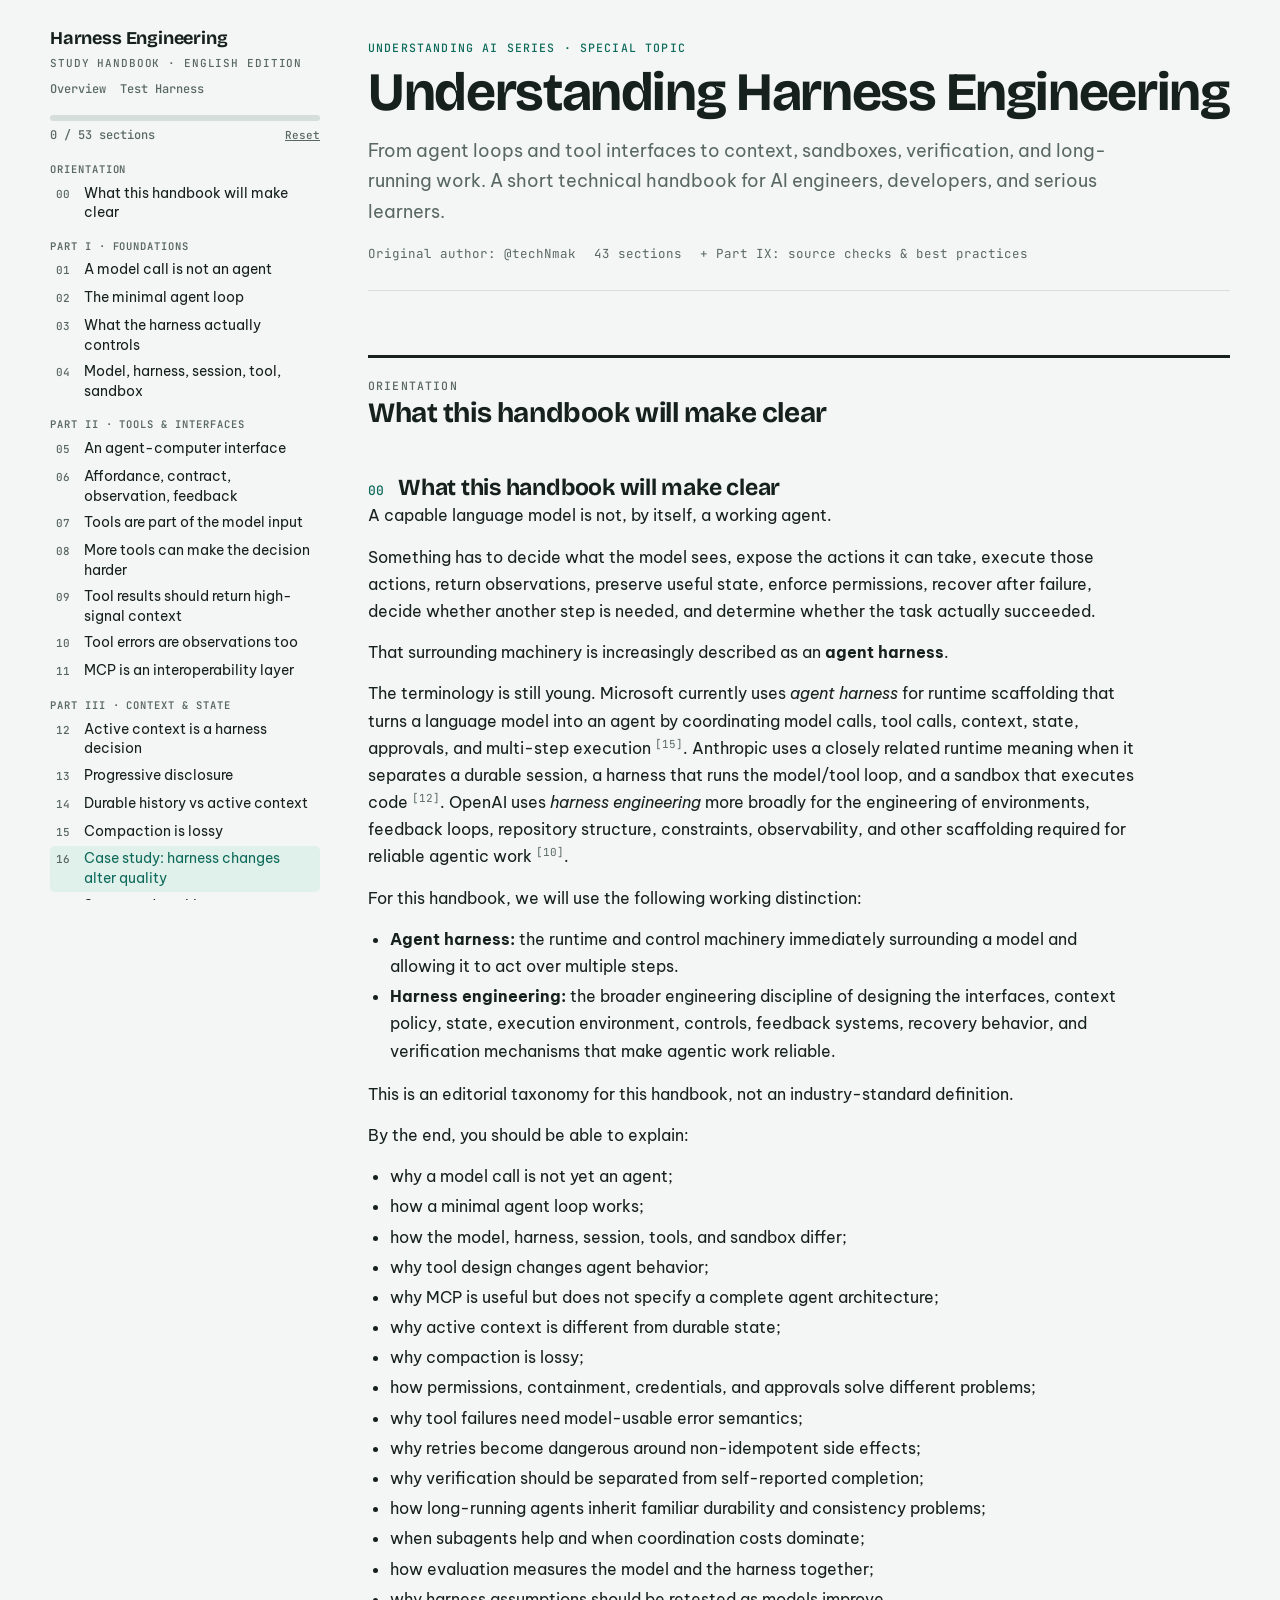
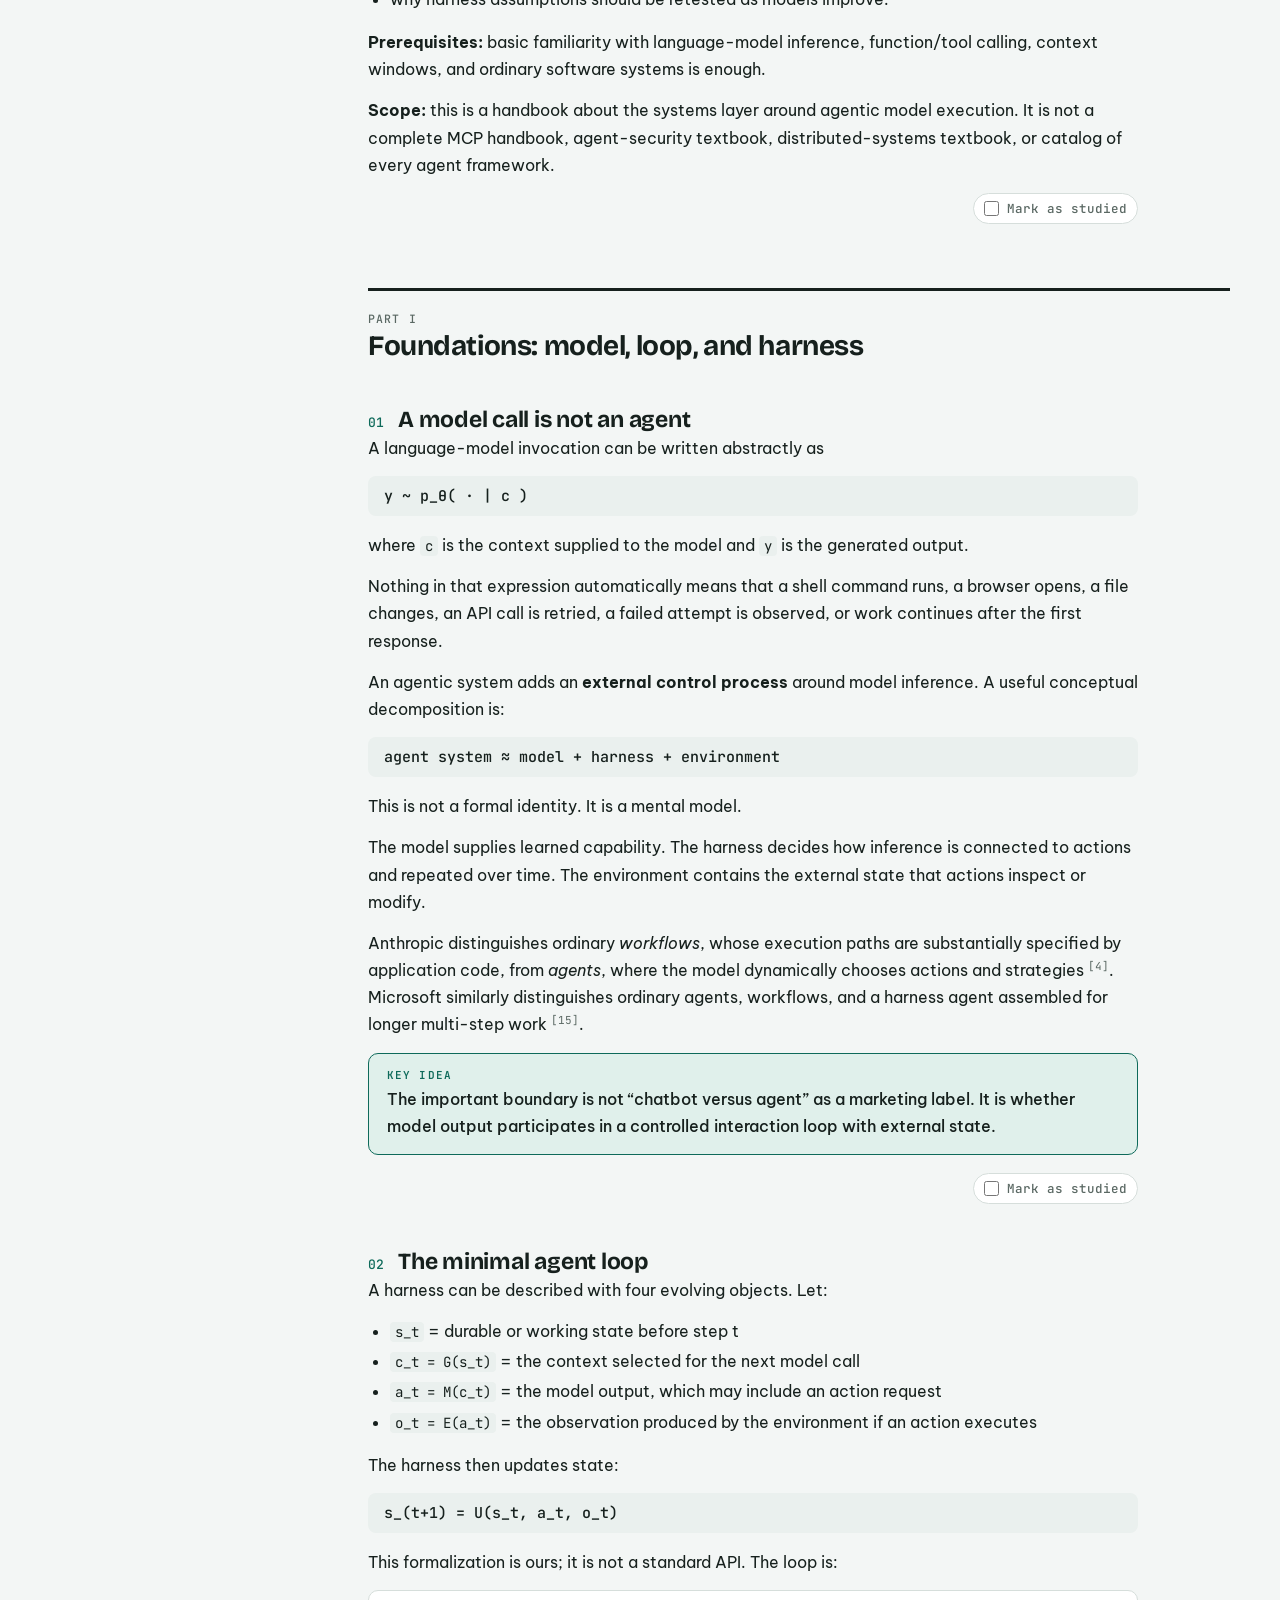
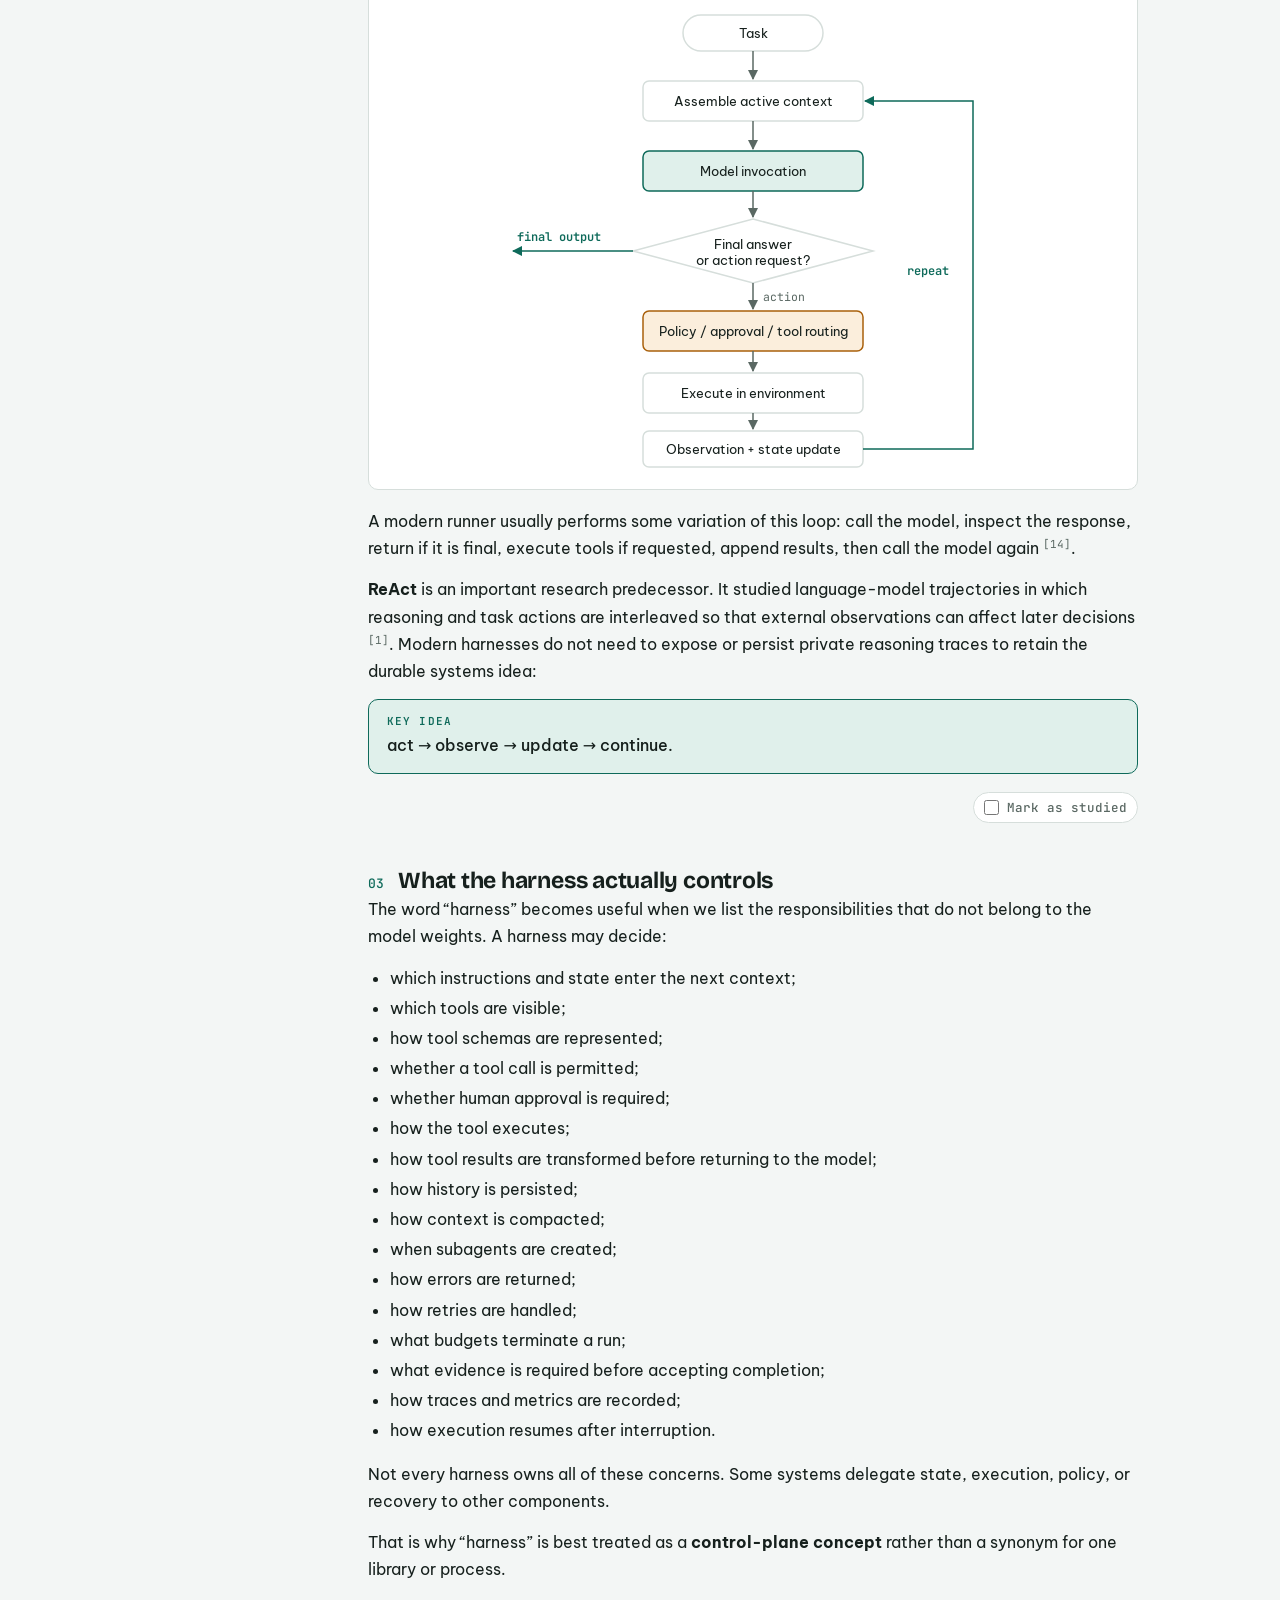
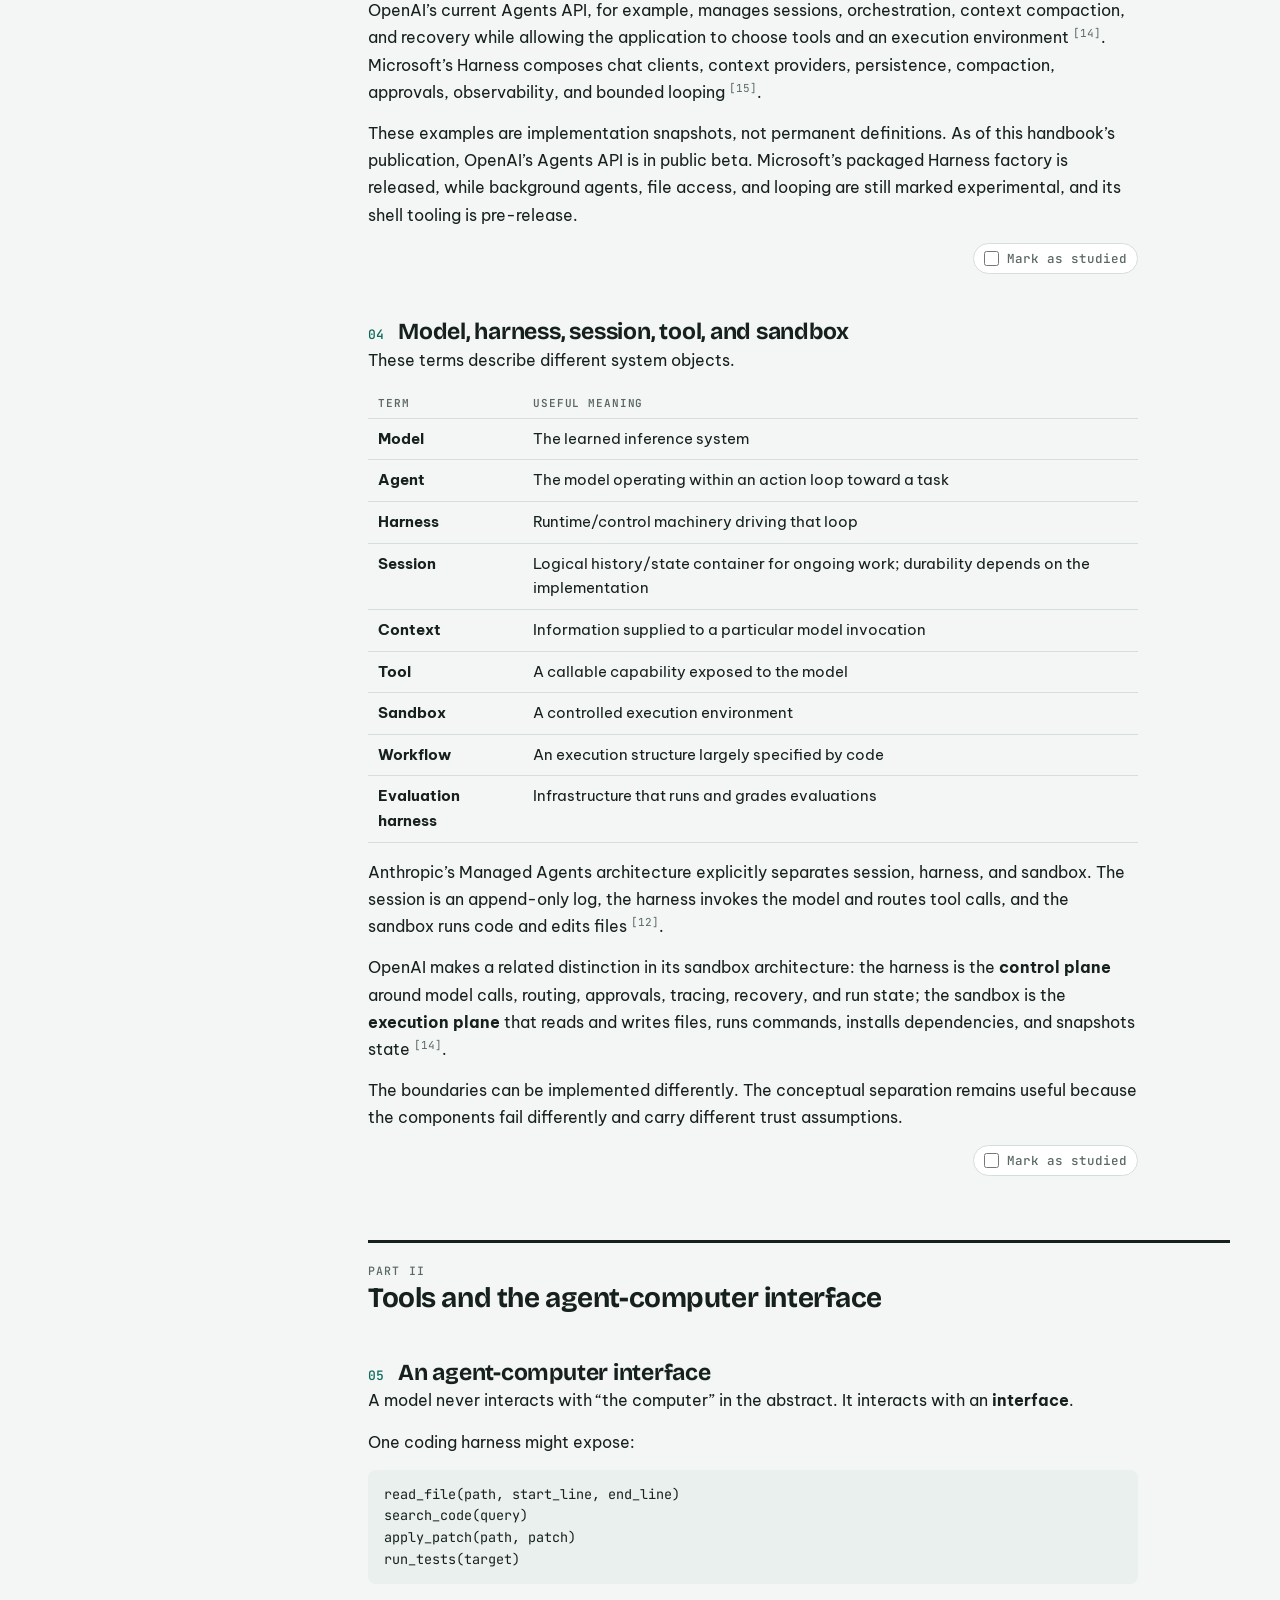
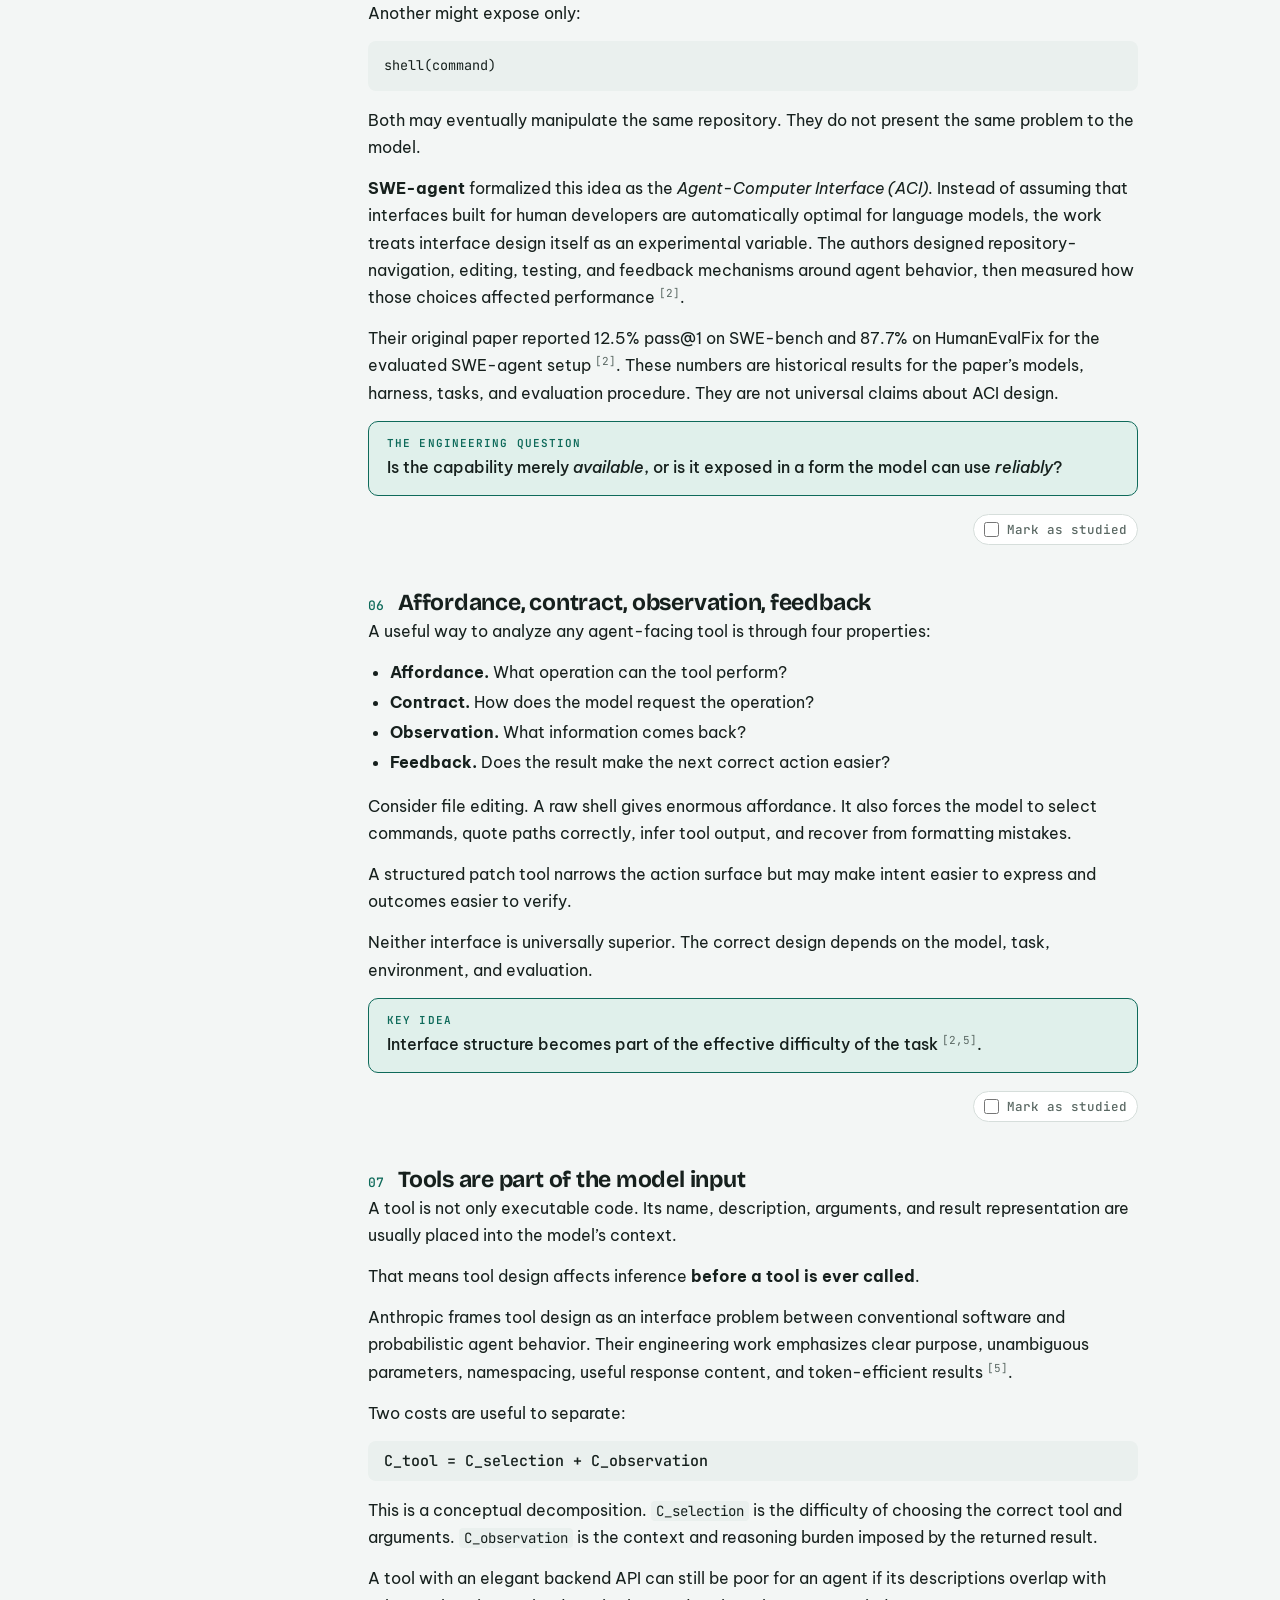
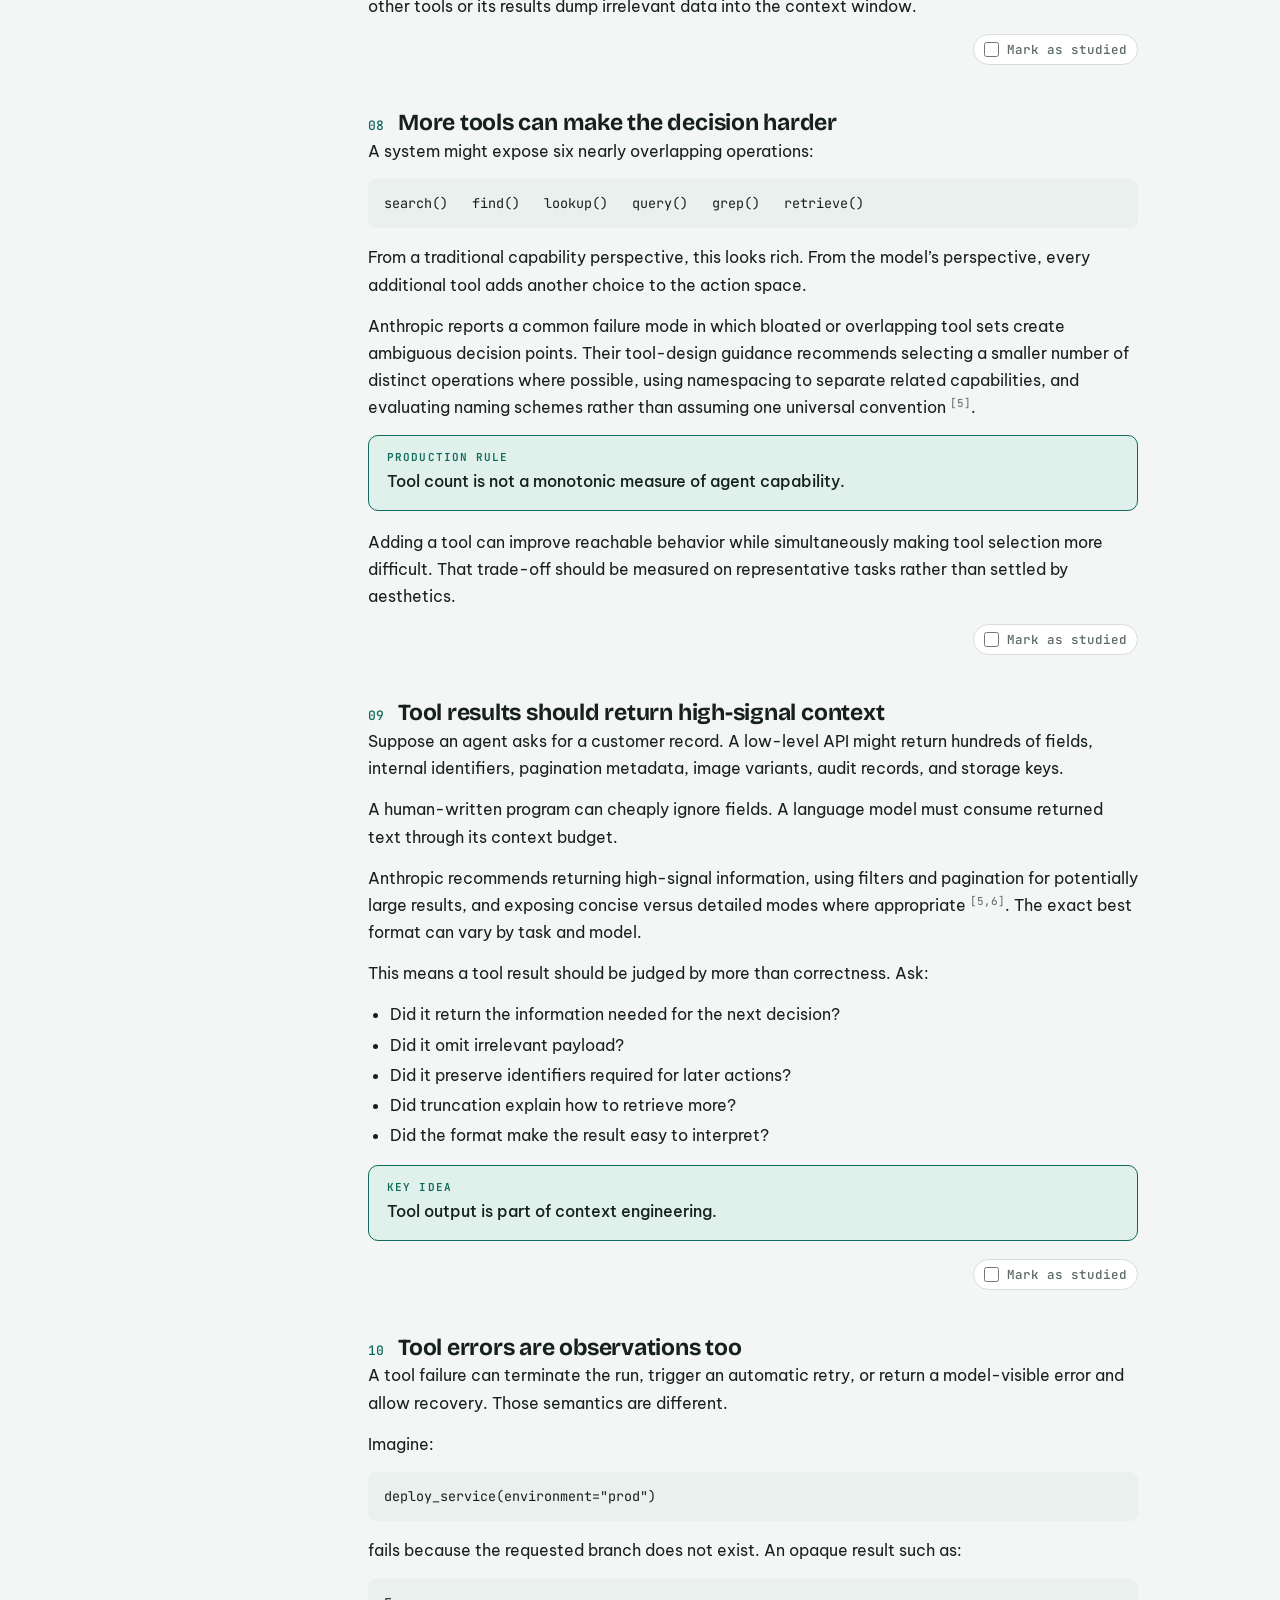
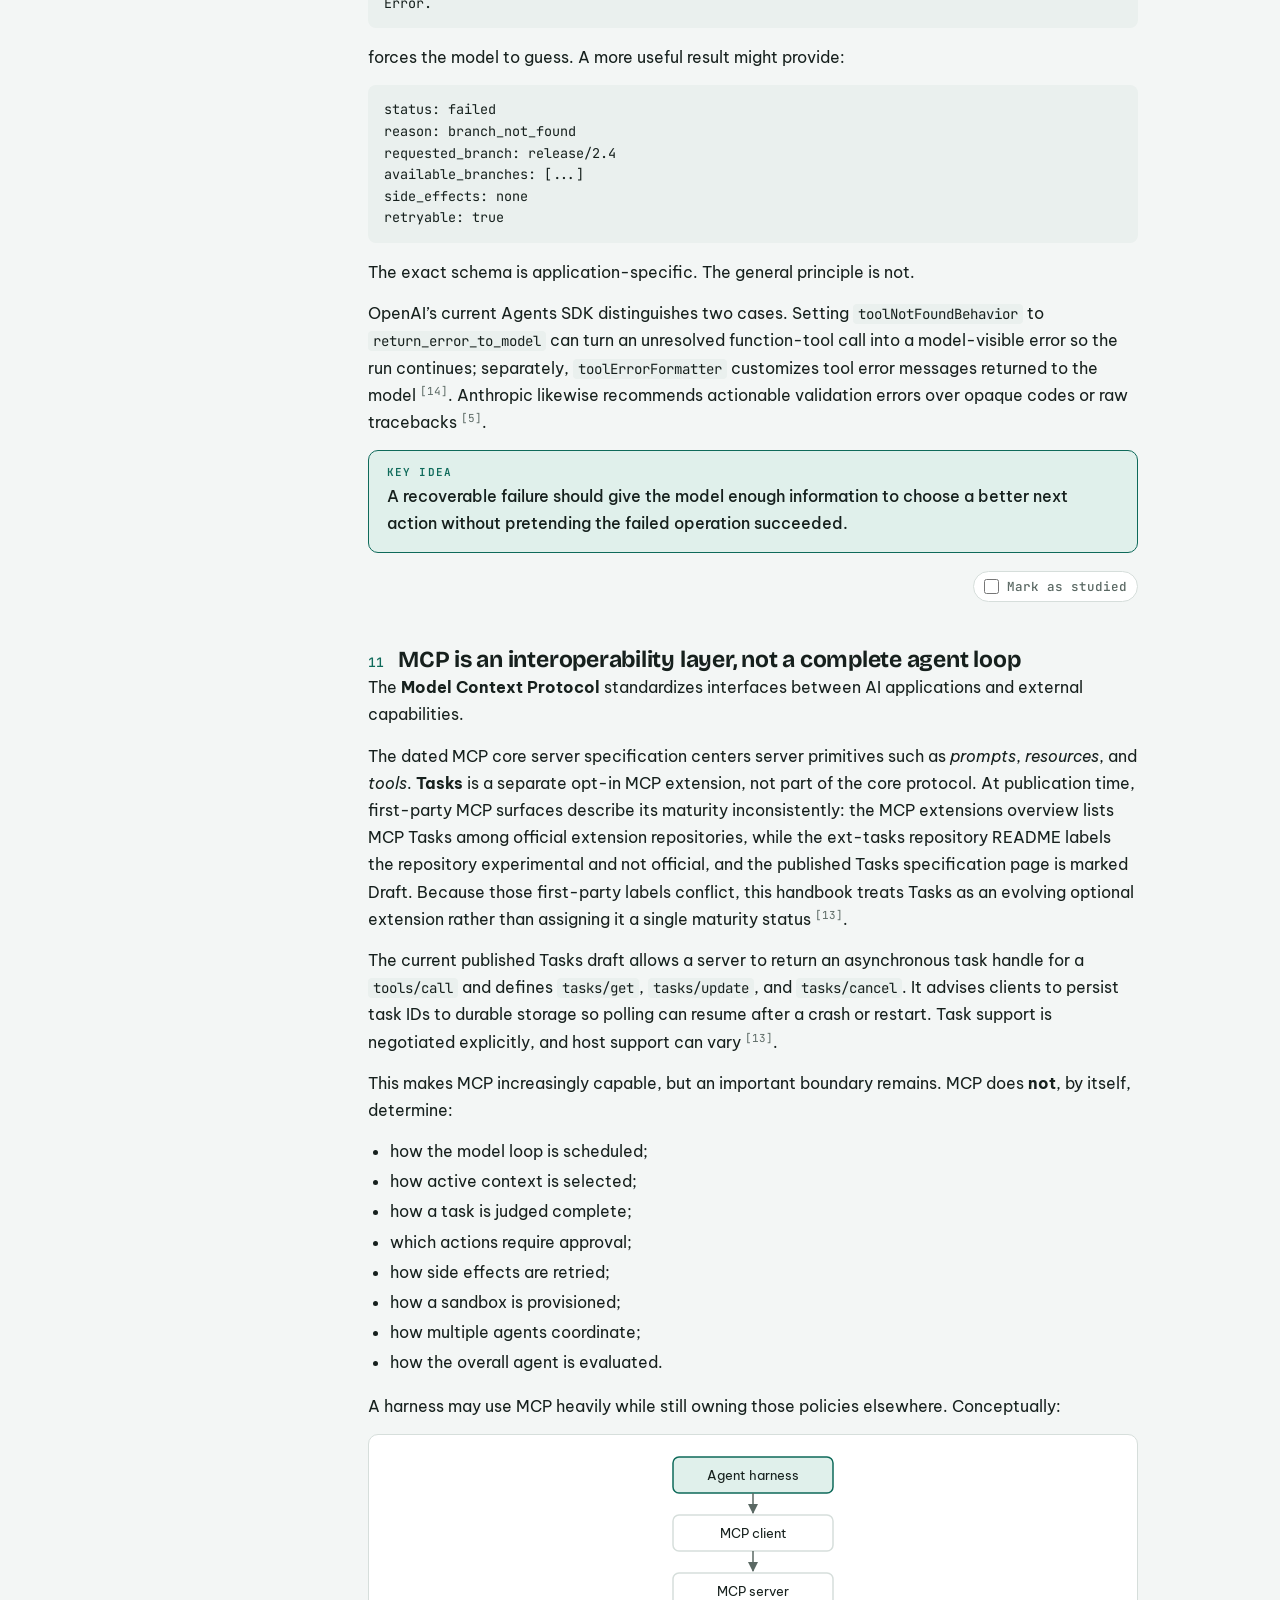
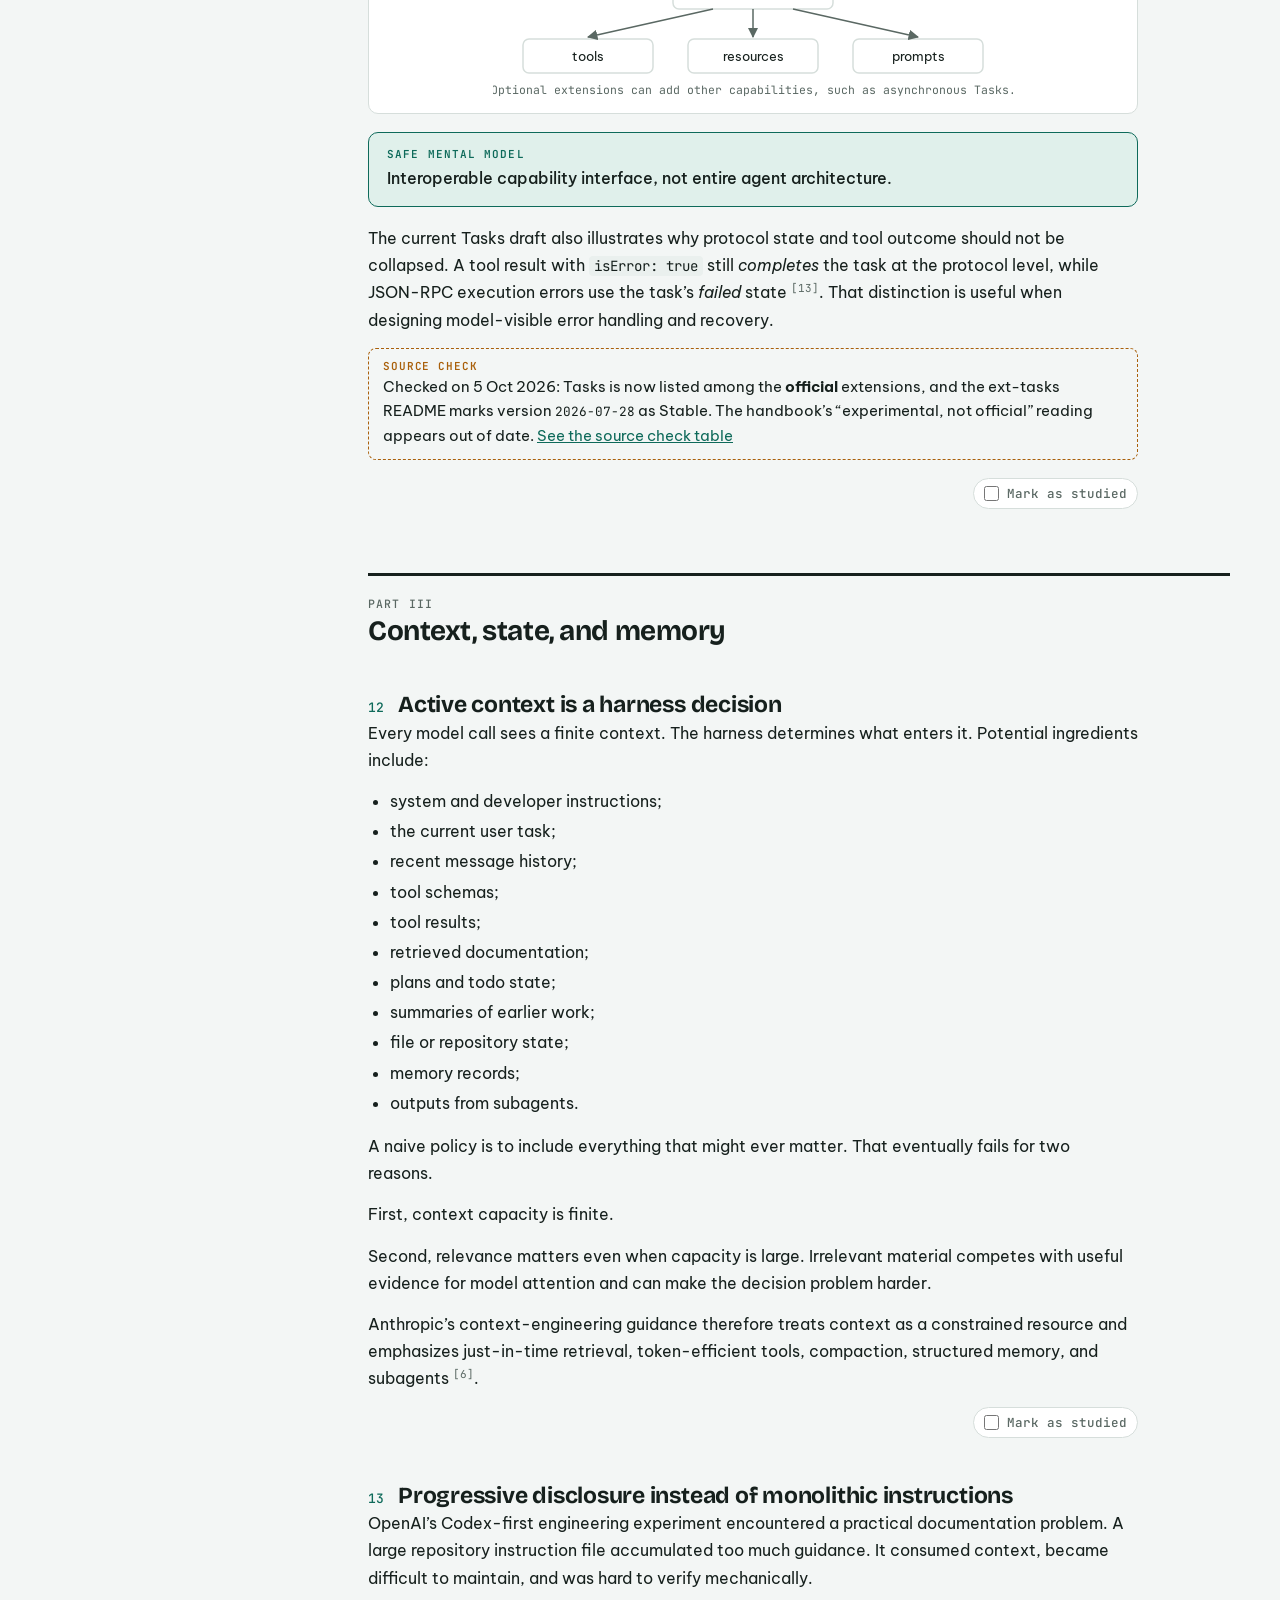
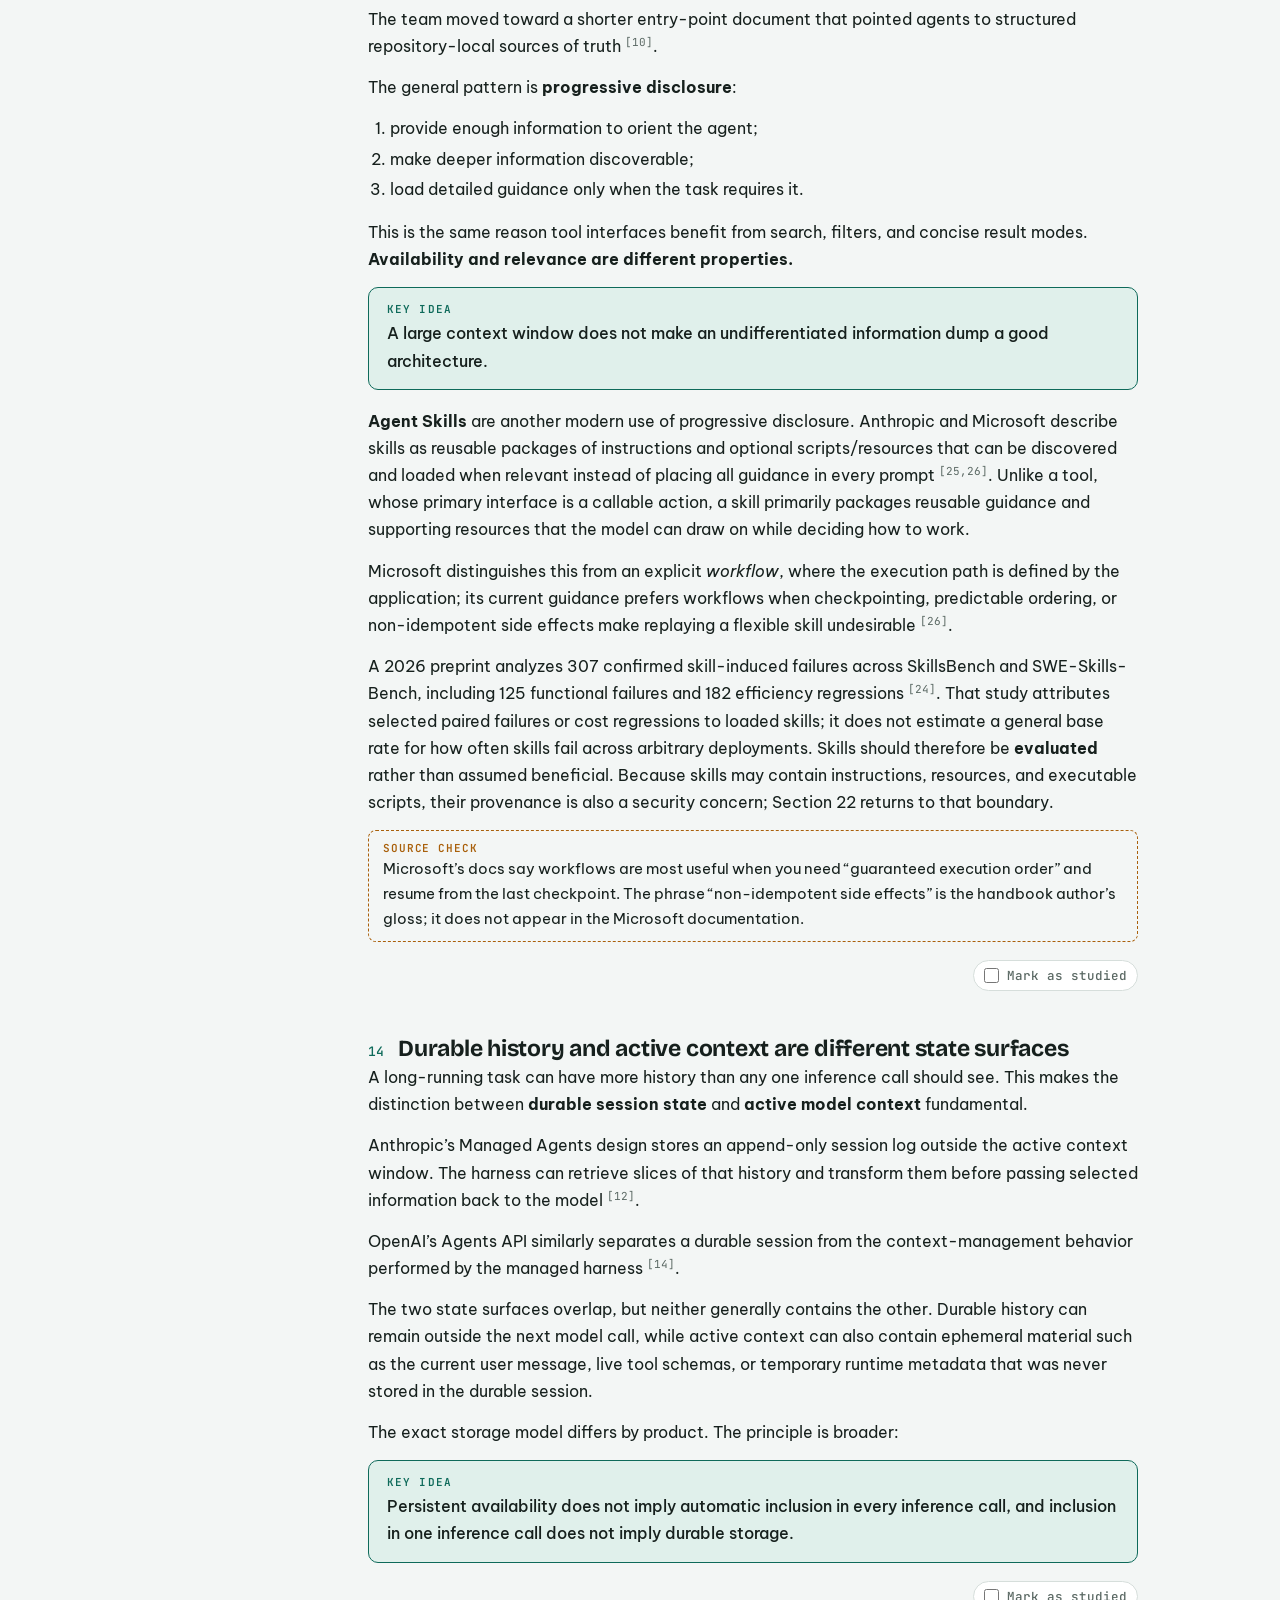
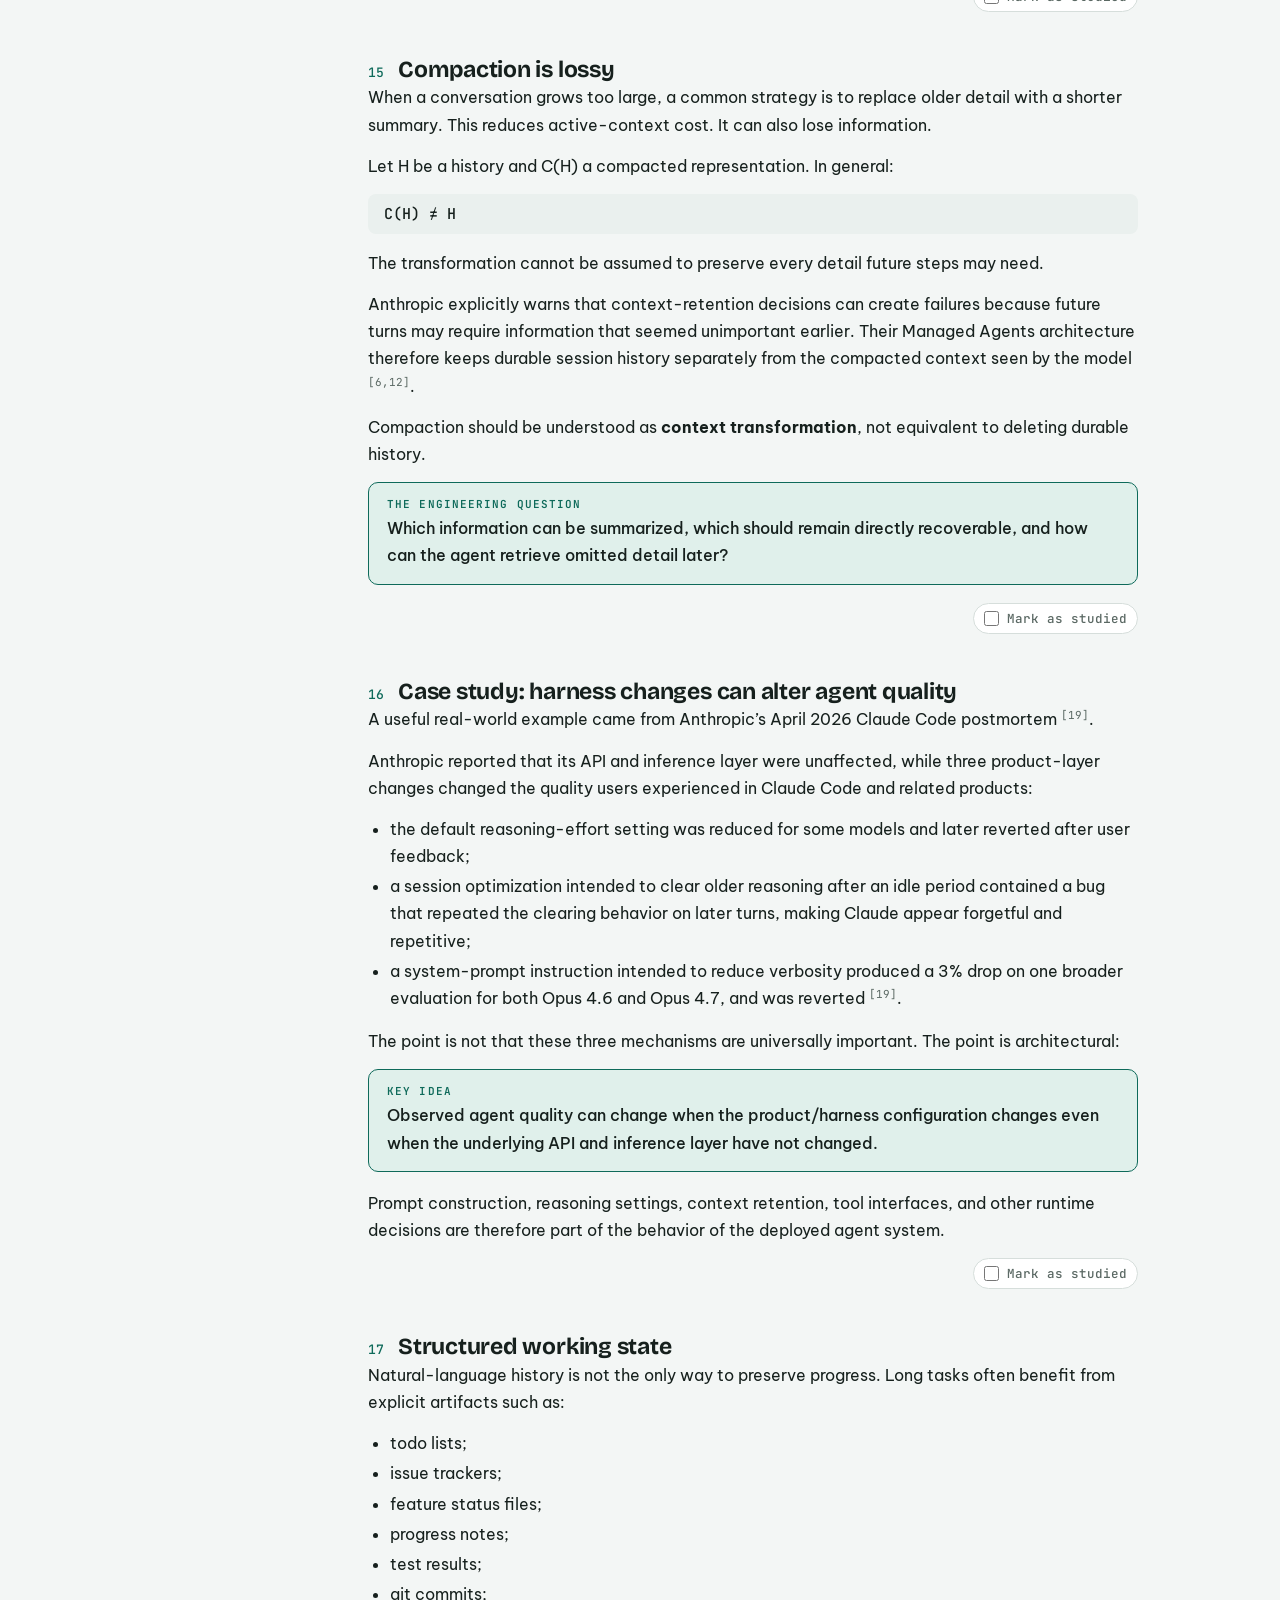
<file: index.html>
<!doctype html>
<html lang="en">
<head>
<meta charset="utf-8">
<meta name="viewport" content="width=device-width, initial-scale=1, viewport-fit=cover">
<title>Harness Engineering Handbook</title>
<meta name="description" content="A study edition of “Understanding Harness Engineering”: agent loops, tool interfaces, context, sandboxes, verification and long-running work, with source checks and sourced best practices.">
<meta name="color-scheme" content="light dark">
<link rel="preconnect" href="https://fonts.googleapis.com">
<link rel="preconnect" href="https://fonts.gstatic.com" crossorigin>
<link rel="stylesheet" href="https://fonts.googleapis.com/css2?family=Bricolage+Grotesque:opsz,wght@12..96,500;12..96,700&family=Be+Vietnam+Pro:ital,wght@0,400;0,500;0,600;1,400&family=JetBrains+Mono:wght@400;500&display=swap">
<style>
/* Layout: two-column technical handbook: sticky contents + progress on the left, 70ch reading column on the right; contents collapse above the article on phones */
:root{
  --bg:#F3F6F5; --surface:#FFFFFF; --fg:#16201D; --muted:#5A6863; --line:#D6DEDB;
  --accent:#0E6A5A; --accent-soft:#E0F0EB; --signal:#A9600B; --signal-soft:#FBEEDC;
  --code-bg:#EAF0EE;
  --f-display:"Bricolage Grotesque", "Be Vietnam Pro", system-ui, sans-serif;
  --f-body:"Be Vietnam Pro", system-ui, -apple-system, "Segoe UI", sans-serif;
  --f-mono:"JetBrains Mono", ui-monospace, "SFMono-Regular", Menlo, monospace;
}
@media (prefers-color-scheme: dark){:root:not([data-theme="light"]){
  --bg:#0E1412; --surface:#151D1A; --fg:#E2EAE7; --muted:#93A29D; --line:#27322E;
  --accent:#55C6AB; --accent-soft:#16302A; --signal:#E3A452; --signal-soft:#33261A; --code-bg:#1A2420; color-scheme:dark }}
:root[data-theme="dark"]{
  --bg:#0E1412; --surface:#151D1A; --fg:#E2EAE7; --muted:#93A29D; --line:#27322E;
  --accent:#55C6AB; --accent-soft:#16302A; --signal:#E3A452; --signal-soft:#33261A; --code-bg:#1A2420; color-scheme:dark }

*{box-sizing:border-box}
html{-webkit-text-size-adjust:100%}
body{margin:0;background:var(--bg);color:var(--fg);font:16px/1.7 var(--f-body);padding-inline:16px;padding-block:0}
img{max-width:100%}
[hidden]{display:none!important}
.wrap{max-width:1180px;margin:0 auto;display:grid;grid-template-columns:270px minmax(0,1fr);gap:48px}
@media (max-width:900px){.wrap{grid-template-columns:minmax(0,1fr);gap:0}}

/* sidebar */
aside{position:sticky;top:env(safe-area-inset-top,0px);height:100vh;overflow-y:auto;padding-block:28px;font-size:13.5px;line-height:1.45}
@media (max-width:900px){aside{position:static;height:auto;padding-block:16px 0}}
.brand{font:700 18px/1.2 var(--f-display);letter-spacing:-.01em}
.brand small{display:block;font:500 11px/1.4 var(--f-mono);letter-spacing:.08em;text-transform:uppercase;color:var(--muted);margin-top:6px}
.progress{margin:18px 0 20px;display:grid;gap:6px}
.progress .bar{height:6px;background:var(--line);border-radius:3px;overflow:hidden}
.progress .bar i{display:block;height:100%;width:0;background:var(--accent);transition:width .3s}
.progress .lbl{font:500 12px var(--f-mono);color:var(--muted);font-variant-numeric:tabular-nums;display:flex;justify-content:space-between}
.progress button{font:500 11px var(--f-mono);background:none;border:0;color:var(--muted);cursor:pointer;padding:0;text-decoration:underline}
details.toc>summary{display:none}
@media (max-width:900px){
  details.toc{border:1px solid var(--line);border-radius:8px;background:var(--surface);padding:10px 14px}
  details.toc>summary{display:block;cursor:pointer;font-weight:600}
}
.toc nav{display:grid;gap:14px;margin-top:4px}
.toc .part{font:600 10.5px/1.3 var(--f-mono);letter-spacing:.09em;text-transform:uppercase;color:var(--muted);margin-bottom:4px}
.toc ol{list-style:none;margin:0;padding:0;display:grid;gap:1px}
.toc a{display:flex;gap:8px;color:var(--fg);text-decoration:none;padding:3px 6px;border-radius:5px}
.toc a:hover{background:var(--accent-soft)}
.toc a .n{font:500 11px/1.9 var(--f-mono);color:var(--muted);min-width:20px;font-variant-numeric:tabular-nums}
.toc a.done .n{color:var(--accent)}
.toc a.done .n::before{content:"✓"}
.toc a.done .n span{display:none}
.toc a.active{background:var(--accent-soft);color:var(--accent)}

/* main */
main{padding-block:40px 120px;min-width:0}
.hero{padding-bottom:28px;border-bottom:1px solid var(--line);margin-bottom:12px}
.eyebrow{font:500 11.5px var(--f-mono);letter-spacing:.1em;text-transform:uppercase;color:var(--accent)}
h1{font:700 clamp(34px,5vw,54px)/1.05 var(--f-display);letter-spacing:-.025em;margin:10px 0 14px;text-wrap:balance}
.lede{font-size:18px;color:var(--muted);max-width:62ch;margin:0}
.meta{display:flex;flex-wrap:wrap;gap:8px 18px;margin-top:18px;font:12.5px var(--f-mono);color:var(--muted)}

.partHead{margin:64px 0 0;padding-top:20px;border-top:3px solid var(--fg)}
.partHead .eyebrow{color:var(--muted)}
.partHead h2{font:700 28px/1.15 var(--f-display);letter-spacing:-.015em;margin:4px 0 0;text-wrap:balance}

section.s{max-width:70ch;padding-top:44px;scroll-margin-top:12px}
.sh{display:flex;align-items:baseline;gap:14px;flex-wrap:wrap}
.sh .no{font:500 13px var(--f-mono);color:var(--accent);font-variant-numeric:tabular-nums}
.sh h3{font:700 23px/1.25 var(--f-display);letter-spacing:-.01em;margin:0;flex:1 1 300px;text-wrap:balance}
.en{font:12px var(--f-mono);color:var(--muted);margin:4px 0 14px}
section.s p{margin:0 0 14px}
section.s ul,section.s ol{margin:0 0 16px;padding-left:22px}
section.s li{margin:3px 0}
code,.mono{font-family:var(--f-mono);font-size:.88em}
p code,li code,td code{background:var(--code-bg);padding:1px 5px;border-radius:4px}
pre{background:var(--code-bg);border-radius:8px;padding:14px 16px;overflow-x:auto;font:13.5px/1.6 var(--f-mono);margin:0 0 16px}
.formula{font:500 15px var(--f-mono);background:var(--code-bg);padding:10px 16px;border-radius:8px;margin:0 0 16px;overflow-x:auto}
.key{border:1px solid var(--accent);background:var(--accent-soft);border-radius:10px;padding:14px 18px;margin:6px 0 18px}
.key b{display:block;font:600 11px var(--f-mono);letter-spacing:.1em;text-transform:uppercase;color:var(--accent);margin-bottom:4px}
.key p{margin:0!important;font-weight:500}
.note{border-left:3px solid var(--signal);background:var(--signal-soft);padding:10px 16px;border-radius:0 8px 8px 0;margin:6px 0 18px;font-size:14.5px}
.note b{color:var(--signal)}
.cite{font:11px var(--f-mono);color:var(--muted);vertical-align:super}
.tbl{overflow-x:auto;margin:0 0 16px}
table{border-collapse:collapse;width:100%;font-size:14.5px}
th,td{text-align:left;padding:8px 10px;border-bottom:1px solid var(--line);vertical-align:top}
th{font:600 11px var(--f-mono);letter-spacing:.08em;text-transform:uppercase;color:var(--muted)}
.diagram{overflow-x:auto;margin:4px 0 18px;background:var(--surface);border:1px solid var(--line);border-radius:10px;padding:14px}
.diagram svg{display:block;margin:0 auto;max-width:100%;height:auto}
svg .box{fill:var(--surface);stroke:var(--line);stroke-width:1.5}
svg .boxA{fill:var(--accent-soft);stroke:var(--accent);stroke-width:1.5}
svg .boxS{fill:var(--signal-soft);stroke:var(--signal);stroke-width:1.5}
svg text{fill:var(--fg);font:13px var(--f-body)}
svg .t-m{fill:var(--muted);font:11.5px var(--f-mono)}
svg .t-a{fill:var(--accent);font:600 12px var(--f-mono)}
svg .ln{stroke:var(--muted);stroke-width:1.5;fill:none}
svg .lnA{stroke:var(--accent);stroke-width:1.5;fill:none}
.done-row{display:flex;justify-content:flex-end;margin-top:4px}
.chk{display:inline-flex;align-items:center;gap:8px;font:500 12.5px var(--f-mono);color:var(--muted);cursor:pointer;padding:6px 10px;border:1px solid var(--line);border-radius:999px;background:var(--surface);user-select:none}
.chk input{accent-color:var(--accent);margin:0;width:15px;height:15px}
.chk:has(input:checked){color:var(--accent);border-color:var(--accent)}
.fail{display:grid;grid-template-columns:repeat(auto-fill,minmax(250px,1fr));gap:10px;margin:0 0 16px}
.fail div{border:1px solid var(--line);border-radius:8px;padding:10px 14px;background:var(--surface);font-size:14px;line-height:1.55}
.fail b{display:block;font:600 13.5px var(--f-display);margin-bottom:2px}
.myth{display:grid;gap:8px;margin:0 0 16px}
.myth details{border:1px solid var(--line);border-radius:8px;background:var(--surface);padding:10px 14px}
.myth summary{cursor:pointer;font-weight:500}
.myth summary::marker{color:var(--signal)}
.myth p{margin:8px 0 0!important;color:var(--muted)}
.myth p strong{color:var(--signal)}
.qs{display:grid;gap:10px}
.qs details{border:1px solid var(--line);border-radius:10px;background:var(--surface);padding:12px 16px}
.qs summary{cursor:pointer;font-weight:600;list-style:none;display:flex;gap:12px}
.qs summary::-webkit-details-marker{display:none}
.qs summary .qn{font:500 12px/1.9 var(--f-mono);color:var(--accent);min-width:26px}
.qs details[open] summary{color:var(--accent)}
.qs .ans{margin:10px 0 0 38px;font-size:15px}
.qs .ans a{color:var(--accent)}
.gl{display:grid;grid-template-columns:minmax(150px,auto) 1fr;gap:0;font-size:14.5px}
.gl dt{font:500 13px var(--f-mono);padding:8px 14px 8px 0;border-bottom:1px solid var(--line);color:var(--accent)}
.gl dd{margin:0;padding:8px 0;border-bottom:1px solid var(--line)}
@media (max-width:560px){.gl{grid-template-columns:1fr}.gl dt{border-bottom:0;padding-bottom:0}}
.refs{font-size:13px;line-height:1.55;color:var(--muted);padding-left:0;list-style:none}
.refs li{margin:6px 0;overflow-wrap:anywhere}
.refs a{color:var(--accent)}
a{color:var(--accent)}
:focus-visible{outline:2px solid var(--accent);outline-offset:2px}
@media (prefers-reduced-motion:reduce){*{transition:none!important;scroll-behavior:auto!important}}
html{scroll-behavior:smooth}

.partHead.extra{border-top-color:var(--signal)}
.partHead.extra .eyebrow{color:var(--signal)}
.extraNote{max-width:70ch;margin:16px 0 0;padding:12px 16px;border:1px dashed var(--signal);border-radius:10px;font-size:14.5px;background:var(--signal-soft)}
.verify{border:1px dashed var(--signal);border-radius:8px;padding:10px 14px;margin:6px 0 18px;font-size:14.5px}
.verify b{font:600 11px var(--f-mono);letter-spacing:.08em;text-transform:uppercase;color:var(--signal);display:block;margin-bottom:2px}
.vt td{font-size:14px}
.pill{display:inline-block;font:600 11px var(--f-mono);padding:2px 8px;border-radius:999px;white-space:nowrap}
.pill.diff{background:var(--signal-soft);color:var(--signal);border:1px solid var(--signal)}
.pill.part{background:var(--accent-soft);color:var(--accent);border:1px solid var(--accent)}
ol.bp{list-style:none;padding:0!important;counter-reset:bp;display:grid;gap:10px}
ol.bp li{counter-increment:bp;position:relative;padding:12px 16px 12px 46px;border:1px solid var(--line);border-radius:10px;background:var(--surface);margin:0!important;font-size:15px;line-height:1.6}
ol.bp li::before{content:counter(bp,decimal-leading-zero);position:absolute;left:14px;top:13px;font:500 12px var(--f-mono);color:var(--muted)}
ol.bp li b{display:block;margin-bottom:2px}
a.src{display:inline-block;margin:6px 6px 0 0;font:500 11.5px var(--f-mono);text-decoration:none;color:var(--accent);border:1px solid var(--line);border-radius:999px;padding:1px 9px}
a.src::before{content:"↗ "}
a.src:hover{border-color:var(--accent)}
.sitenav{display:flex;flex-wrap:wrap;gap:4px 14px;margin-top:10px;font:500 12px var(--f-mono)}
.sitenav a{color:var(--muted);text-decoration:none}
.sitenav a:hover{color:var(--accent)}
footer.site{border-top:1px solid var(--line);margin-top:64px;padding-top:16px;font-size:13px;color:var(--muted);max-width:70ch}
</style>
</head>
<body>
<div class="wrap">
<aside>
  <div class="brand">Harness Engineering<small>Study handbook · English edition</small></div>
  <nav class="sitenav" aria-label="Site"><a href="overview.html">Overview</a><a href="test-harness.html">Test Harness</a></nav>
  <div class="progress">
    <div class="bar"><i id="pbar"></i></div>
    <div class="lbl"><span id="ptext">0 sections</span><button type="button" id="reset">Reset</button></div>
  </div>
  <details class="toc" id="toc" open>
    <summary>Contents</summary>
    <nav id="tocnav"></nav>
  </details>
</aside>

<main>
<header class="hero">
  <div class="eyebrow">Understanding AI Series · Special topic</div>
  <h1>Understanding Harness Engineering</h1>
  <p class="lede">From agent loops and tool interfaces to context, sandboxes, verification, and long-running work. A short technical handbook for AI engineers, developers, and serious learners.</p>
  <div class="meta"><span>Original author: @techNmak</span><span>43 sections</span><span>+ Part IX: source checks &amp; best practices</span></div>
</header>

<div class="partHead" data-part="Orientation"><div class="eyebrow">Orientation</div><h2>What this handbook will make clear</h2></div>

<section class="s" id="s0" data-title="What this handbook will make clear">
<div class="sh"><span class="no">00</span><h3>What this handbook will make clear</h3></div>
<p>A capable language model is not, by itself, a working agent.</p>
<p>Something has to decide what the model sees, expose the actions it can take, execute those actions, return observations, preserve useful state, enforce permissions, recover after failure, decide whether another step is needed, and determine whether the task actually succeeded.</p>
<p>That surrounding machinery is increasingly described as an <strong>agent harness</strong>.</p>
<p>The terminology is still young. Microsoft currently uses <em>agent harness</em> for runtime scaffolding that turns a language model into an agent by coordinating model calls, tool calls, context, state, approvals, and multi-step execution <span class="cite">[15]</span>. Anthropic uses a closely related runtime meaning when it separates a durable session, a harness that runs the model/tool loop, and a sandbox that executes code <span class="cite">[12]</span>. OpenAI uses <em>harness engineering</em> more broadly for the engineering of environments, feedback loops, repository structure, constraints, observability, and other scaffolding required for reliable agentic work <span class="cite">[10]</span>.</p>
<p>For this handbook, we will use the following working distinction:</p>
<ul>
<li><strong>Agent harness:</strong> the runtime and control machinery immediately surrounding a model and allowing it to act over multiple steps.</li>
<li><strong>Harness engineering:</strong> the broader engineering discipline of designing the interfaces, context policy, state, execution environment, controls, feedback systems, recovery behavior, and verification mechanisms that make agentic work reliable.</li>
</ul>
<p>This is an editorial taxonomy for this handbook, not an industry-standard definition.</p>
<p>By the end, you should be able to explain:</p>
<ul>
<li>why a model call is not yet an agent;</li>
<li>how a minimal agent loop works;</li>
<li>how the model, harness, session, tools, and sandbox differ;</li>
<li>why tool design changes agent behavior;</li>
<li>why MCP is useful but does not specify a complete agent architecture;</li>
<li>why active context is different from durable state;</li>
<li>why compaction is lossy;</li>
<li>how permissions, containment, credentials, and approvals solve different problems;</li>
<li>why tool failures need model-usable error semantics;</li>
<li>why retries become dangerous around non-idempotent side effects;</li>
<li>why verification should be separated from self-reported completion;</li>
<li>how long-running agents inherit familiar durability and consistency problems;</li>
<li>when subagents help and when coordination costs dominate;</li>
<li>how evaluation measures the model and the harness together;</li>
<li>why harness assumptions should be retested as models improve.</li>
</ul>
<p><strong>Prerequisites:</strong> basic familiarity with language-model inference, function/tool calling, context windows, and ordinary software systems is enough.</p>
<p><strong>Scope:</strong> this is a handbook about the systems layer around agentic model execution. It is not a complete MCP handbook, agent-security textbook, distributed-systems textbook, or catalog of every agent framework.</p>
</section>

<div class="partHead" data-part="Part I · Foundations"><div class="eyebrow">Part I</div><h2>Foundations: model, loop, and harness</h2></div>

<section class="s" id="s1" data-title="A model call is not an agent">
<div class="sh"><span class="no">01</span><h3>A model call is not an agent</h3></div>
<p>A language-model invocation can be written abstractly as</p>
<div class="formula">y ~ p_θ( · | c )</div>
<p>where <code>c</code> is the context supplied to the model and <code>y</code> is the generated output.</p>
<p>Nothing in that expression automatically means that a shell command runs, a browser opens, a file changes, an API call is retried, a failed attempt is observed, or work continues after the first response.</p>
<p>An agentic system adds an <strong>external control process</strong> around model inference. A useful conceptual decomposition is:</p>
<div class="formula">agent system ≈ model + harness + environment</div>
<p>This is not a formal identity. It is a mental model.</p>
<p>The model supplies learned capability. The harness decides how inference is connected to actions and repeated over time. The environment contains the external state that actions inspect or modify.</p>
<p>Anthropic distinguishes ordinary <em>workflows</em>, whose execution paths are substantially specified by application code, from <em>agents</em>, where the model dynamically chooses actions and strategies <span class="cite">[4]</span>. Microsoft similarly distinguishes ordinary agents, workflows, and a harness agent assembled for longer multi-step work <span class="cite">[15]</span>.</p>
<div class="key"><b>Key idea</b><p>The important boundary is not “chatbot versus agent” as a marketing label. It is whether model output participates in a controlled interaction loop with external state.</p></div>
</section>

<section class="s" id="s2" data-title="The minimal agent loop">
<div class="sh"><span class="no">02</span><h3>The minimal agent loop</h3></div>
<p>A harness can be described with four evolving objects. Let:</p>
<ul>
<li><code>s_t</code> = durable or working state before step t</li>
<li><code>c_t = G(s_t)</code> = the context selected for the next model call</li>
<li><code>a_t = M(c_t)</code> = the model output, which may include an action request</li>
<li><code>o_t = E(a_t)</code> = the observation produced by the environment if an action executes</li>
</ul>
<p>The harness then updates state:</p>
<div class="formula">s_(t+1) = U(s_t, a_t, o_t)</div>
<p>This formalization is ours; it is not a standard API. The loop is:</p>
<div class="diagram">
<svg viewBox="0 0 560 470" width="560" role="img" aria-label="Agent loop diagram">
<defs><marker id="ar" viewBox="0 0 10 10" refX="9" refY="5" markerWidth="7" markerHeight="7" orient="auto"><path d="M0,0 L10,5 L0,10 z" fill="var(--muted)"/></marker>
<marker id="arA" viewBox="0 0 10 10" refX="9" refY="5" markerWidth="7" markerHeight="7" orient="auto"><path d="M0,0 L10,5 L0,10 z" fill="var(--accent)"/></marker></defs>
<rect class="box" x="210" y="10" width="140" height="36" rx="18"/><text x="280" y="33" text-anchor="middle">Task</text>
<rect class="box" x="170" y="76" width="220" height="40" rx="6"/><text x="280" y="101" text-anchor="middle">Assemble active context</text>
<rect class="boxA" x="170" y="146" width="220" height="40" rx="6"/><text x="280" y="171" text-anchor="middle">Model invocation</text>
<path class="box" d="M280 214 L400 246 L280 278 L160 246 Z"/><text x="280" y="244" text-anchor="middle">Final answer</text><text x="280" y="260" text-anchor="middle">or action request?</text>
<rect class="boxS" x="170" y="306" width="220" height="40" rx="6"/><text x="280" y="331" text-anchor="middle">Policy / approval / tool routing</text>
<rect class="box" x="170" y="368" width="220" height="40" rx="6"/><text x="280" y="393" text-anchor="middle">Execute in environment</text>
<rect class="box" x="170" y="426" width="220" height="36" rx="6"/><text x="280" y="449" text-anchor="middle">Observation + state update</text>
<line class="ln" x1="280" y1="46" x2="280" y2="74" marker-end="url(#ar)"/>
<line class="ln" x1="280" y1="116" x2="280" y2="144" marker-end="url(#ar)"/>
<line class="ln" x1="280" y1="186" x2="280" y2="212" marker-end="url(#ar)"/>
<line class="ln" x1="280" y1="278" x2="280" y2="304" marker-end="url(#ar)"/><text class="t-m" x="290" y="296">action</text>
<line class="ln" x1="280" y1="346" x2="280" y2="366" marker-end="url(#ar)"/>
<line class="ln" x1="280" y1="408" x2="280" y2="424" marker-end="url(#ar)"/>
<line class="lnA" x1="160" y1="246" x2="40" y2="246" marker-end="url(#arA)"/><text class="t-a" x="44" y="236">final output</text>
<path class="lnA" d="M390 444 H500 V96 H392" marker-end="url(#arA)"/><text class="t-a" x="434" y="270">repeat</text>
</svg></div>
<p>A modern runner usually performs some variation of this loop: call the model, inspect the response, return if it is final, execute tools if requested, append results, then call the model again <span class="cite">[14]</span>.</p>
<p><strong>ReAct</strong> is an important research predecessor. It studied language-model trajectories in which reasoning and task actions are interleaved so that external observations can affect later decisions <span class="cite">[1]</span>. Modern harnesses do not need to expose or persist private reasoning traces to retain the durable systems idea:</p>
<div class="key"><b>Key idea</b><p>act → observe → update → continue.</p></div>
</section>

<section class="s" id="s3" data-title="What the harness actually controls">
<div class="sh"><span class="no">03</span><h3>What the harness actually controls</h3></div>
<p>The word “harness” becomes useful when we list the responsibilities that do not belong to the model weights. A harness may decide:</p>
<ul>
<li>which instructions and state enter the next context;</li>
<li>which tools are visible;</li>
<li>how tool schemas are represented;</li>
<li>whether a tool call is permitted;</li>
<li>whether human approval is required;</li>
<li>how the tool executes;</li>
<li>how tool results are transformed before returning to the model;</li>
<li>how history is persisted;</li>
<li>how context is compacted;</li>
<li>when subagents are created;</li>
<li>how errors are returned;</li>
<li>how retries are handled;</li>
<li>what budgets terminate a run;</li>
<li>what evidence is required before accepting completion;</li>
<li>how traces and metrics are recorded;</li>
<li>how execution resumes after interruption.</li>
</ul>
<p>Not every harness owns all of these concerns. Some systems delegate state, execution, policy, or recovery to other components.</p>
<p>That is why “harness” is best treated as a <strong>control-plane concept</strong> rather than a synonym for one library or process.</p>
<p>OpenAI’s current Agents API, for example, manages sessions, orchestration, context compaction, and recovery while allowing the application to choose tools and an execution environment <span class="cite">[14]</span>. Microsoft’s Harness composes chat clients, context providers, persistence, compaction, approvals, observability, and bounded looping <span class="cite">[15]</span>.</p>
<p>These examples are implementation snapshots, not permanent definitions. As of this handbook’s publication, OpenAI’s Agents API is in public beta. Microsoft’s packaged Harness factory is released, while background agents, file access, and looping are still marked experimental, and its shell tooling is pre-release.</p>
</section>

<section class="s" id="s4" data-title="Model, harness, session, tool, sandbox">
<div class="sh"><span class="no">04</span><h3>Model, harness, session, tool, and sandbox</h3></div>
<p>These terms describe different system objects.</p>
<div class="tbl"><table>
<thead><tr><th>Term</th><th>Useful meaning</th></tr></thead>
<tbody>
<tr><td><strong>Model</strong></td><td>The learned inference system</td></tr>
<tr><td><strong>Agent</strong></td><td>The model operating within an action loop toward a task</td></tr>
<tr><td><strong>Harness</strong></td><td>Runtime/control machinery driving that loop</td></tr>
<tr><td><strong>Session</strong></td><td>Logical history/state container for ongoing work; durability depends on the implementation</td></tr>
<tr><td><strong>Context</strong></td><td>Information supplied to a particular model invocation</td></tr>
<tr><td><strong>Tool</strong></td><td>A callable capability exposed to the model</td></tr>
<tr><td><strong>Sandbox</strong></td><td>A controlled execution environment</td></tr>
<tr><td><strong>Workflow</strong></td><td>An execution structure largely specified by code</td></tr>
<tr><td><strong>Evaluation harness</strong></td><td>Infrastructure that runs and grades evaluations</td></tr>
</tbody></table></div>
<p>Anthropic’s Managed Agents architecture explicitly separates session, harness, and sandbox. The session is an append-only log, the harness invokes the model and routes tool calls, and the sandbox runs code and edits files <span class="cite">[12]</span>.</p>
<p>OpenAI makes a related distinction in its sandbox architecture: the harness is the <strong>control plane</strong> around model calls, routing, approvals, tracing, recovery, and run state; the sandbox is the <strong>execution plane</strong> that reads and writes files, runs commands, installs dependencies, and snapshots state <span class="cite">[14]</span>.</p>
<p>The boundaries can be implemented differently. The conceptual separation remains useful because the components fail differently and carry different trust assumptions.</p>
</section>

<div class="partHead" data-part="Part II · Tools & interfaces"><div class="eyebrow">Part II</div><h2>Tools and the agent-computer interface</h2></div>

<section class="s" id="s5" data-title="An agent-computer interface">
<div class="sh"><span class="no">05</span><h3>An agent-computer interface</h3></div>
<p>A model never interacts with “the computer” in the abstract. It interacts with an <strong>interface</strong>.</p>
<p>One coding harness might expose:</p>
<pre>read_file(path, start_line, end_line)
search_code(query)
apply_patch(path, patch)
run_tests(target)</pre>
<p>Another might expose only:</p>
<pre>shell(command)</pre>
<p>Both may eventually manipulate the same repository. They do not present the same problem to the model.</p>
<p><strong>SWE-agent</strong> formalized this idea as the <em>Agent-Computer Interface (ACI)</em>. Instead of assuming that interfaces built for human developers are automatically optimal for language models, the work treats interface design itself as an experimental variable. The authors designed repository-navigation, editing, testing, and feedback mechanisms around agent behavior, then measured how those choices affected performance <span class="cite">[2]</span>.</p>
<p>Their original paper reported 12.5% pass@1 on SWE-bench and 87.7% on HumanEvalFix for the evaluated SWE-agent setup <span class="cite">[2]</span>. These numbers are historical results for the paper’s models, harness, tasks, and evaluation procedure. They are not universal claims about ACI design.</p>
<div class="key"><b>The engineering question</b><p>Is the capability merely <em>available</em>, or is it exposed in a form the model can use <em>reliably</em>?</p></div>
</section>

<section class="s" id="s6" data-title="Affordance, contract, observation, feedback">
<div class="sh"><span class="no">06</span><h3>Affordance, contract, observation, feedback</h3></div>
<p>A useful way to analyze any agent-facing tool is through four properties:</p>
<ul>
<li><strong>Affordance.</strong> What operation can the tool perform?</li>
<li><strong>Contract.</strong> How does the model request the operation?</li>
<li><strong>Observation.</strong> What information comes back?</li>
<li><strong>Feedback.</strong> Does the result make the next correct action easier?</li>
</ul>
<p>Consider file editing. A raw shell gives enormous affordance. It also forces the model to select commands, quote paths correctly, infer tool output, and recover from formatting mistakes.</p>
<p>A structured patch tool narrows the action surface but may make intent easier to express and outcomes easier to verify.</p>
<p>Neither interface is universally superior. The correct design depends on the model, task, environment, and evaluation.</p>
<div class="key"><b>Key idea</b><p>Interface structure becomes part of the effective difficulty of the task <span class="cite">[2,5]</span>.</p></div>
</section>

<section class="s" id="s7" data-title="Tools are part of the model input">
<div class="sh"><span class="no">07</span><h3>Tools are part of the model input</h3></div>
<p>A tool is not only executable code. Its name, description, arguments, and result representation are usually placed into the model’s context.</p>
<p>That means tool design affects inference <strong>before a tool is ever called</strong>.</p>
<p>Anthropic frames tool design as an interface problem between conventional software and probabilistic agent behavior. Their engineering work emphasizes clear purpose, unambiguous parameters, namespacing, useful response content, and token-efficient results <span class="cite">[5]</span>.</p>
<p>Two costs are useful to separate:</p>
<div class="formula">C_tool = C_selection + C_observation</div>
<p>This is a conceptual decomposition. <code>C_selection</code> is the difficulty of choosing the correct tool and arguments. <code>C_observation</code> is the context and reasoning burden imposed by the returned result.</p>
<p>A tool with an elegant backend API can still be poor for an agent if its descriptions overlap with other tools or its results dump irrelevant data into the context window.</p>
</section>

<section class="s" id="s8" data-title="More tools can make the decision harder">
<div class="sh"><span class="no">08</span><h3>More tools can make the decision harder</h3></div>
<p>A system might expose six nearly overlapping operations:</p>
<pre>search()   find()   lookup()   query()   grep()   retrieve()</pre>
<p>From a traditional capability perspective, this looks rich. From the model’s perspective, every additional tool adds another choice to the action space.</p>
<p>Anthropic reports a common failure mode in which bloated or overlapping tool sets create ambiguous decision points. Their tool-design guidance recommends selecting a smaller number of distinct operations where possible, using namespacing to separate related capabilities, and evaluating naming schemes rather than assuming one universal convention <span class="cite">[5]</span>.</p>
<div class="key"><b>Production rule</b><p>Tool count is not a monotonic measure of agent capability.</p></div>
<p>Adding a tool can improve reachable behavior while simultaneously making tool selection more difficult. That trade-off should be measured on representative tasks rather than settled by aesthetics.</p>
</section>

<section class="s" id="s9" data-title="Tool results should return high-signal context">
<div class="sh"><span class="no">09</span><h3>Tool results should return high-signal context</h3></div>
<p>Suppose an agent asks for a customer record. A low-level API might return hundreds of fields, internal identifiers, pagination metadata, image variants, audit records, and storage keys.</p>
<p>A human-written program can cheaply ignore fields. A language model must consume returned text through its context budget.</p>
<p>Anthropic recommends returning high-signal information, using filters and pagination for potentially large results, and exposing concise versus detailed modes where appropriate <span class="cite">[5,6]</span>. The exact best format can vary by task and model.</p>
<p>This means a tool result should be judged by more than correctness. Ask:</p>
<ul>
<li>Did it return the information needed for the next decision?</li>
<li>Did it omit irrelevant payload?</li>
<li>Did it preserve identifiers required for later actions?</li>
<li>Did truncation explain how to retrieve more?</li>
<li>Did the format make the result easy to interpret?</li>
</ul>
<div class="key"><b>Key idea</b><p>Tool output is part of context engineering.</p></div>
</section>

<section class="s" id="s10" data-title="Tool errors are observations too">
<div class="sh"><span class="no">10</span><h3>Tool errors are observations too</h3></div>
<p>A tool failure can terminate the run, trigger an automatic retry, or return a model-visible error and allow recovery. Those semantics are different.</p>
<p>Imagine:</p>
<pre>deploy_service(environment="prod")</pre>
<p>fails because the requested branch does not exist. An opaque result such as:</p>
<pre>Error.</pre>
<p>forces the model to guess. A more useful result might provide:</p>
<pre>status: failed
reason: branch_not_found
requested_branch: release/2.4
available_branches: [...]
side_effects: none
retryable: true</pre>
<p>The exact schema is application-specific. The general principle is not.</p>
<p>OpenAI’s current Agents SDK distinguishes two cases. Setting <code>toolNotFoundBehavior</code> to <code>return_error_to_model</code> can turn an unresolved function-tool call into a model-visible error so the run continues; separately, <code>toolErrorFormatter</code> customizes tool error messages returned to the model <span class="cite">[14]</span>. Anthropic likewise recommends actionable validation errors over opaque codes or raw tracebacks <span class="cite">[5]</span>.</p>
<div class="key"><b>Key idea</b><p>A recoverable failure should give the model enough information to choose a better next action without pretending the failed operation succeeded.</p></div>
</section>

<section class="s" id="s11" data-title="MCP is an interoperability layer">
<div class="sh"><span class="no">11</span><h3>MCP is an interoperability layer, not a complete agent loop</h3></div>
<p>The <strong>Model Context Protocol</strong> standardizes interfaces between AI applications and external capabilities.</p>
<p>The dated MCP core server specification centers server primitives such as <em>prompts</em>, <em>resources</em>, and <em>tools</em>. <strong>Tasks</strong> is a separate opt-in MCP extension, not part of the core protocol. At publication time, first-party MCP surfaces describe its maturity inconsistently: the MCP extensions overview lists MCP Tasks among official extension repositories, while the ext-tasks repository README labels the repository experimental and not official, and the published Tasks specification page is marked Draft. Because those first-party labels conflict, this handbook treats Tasks as an evolving optional extension rather than assigning it a single maturity status <span class="cite">[13]</span>.</p>
<p>The current published Tasks draft allows a server to return an asynchronous task handle for a <code>tools/call</code> and defines <code>tasks/get</code>, <code>tasks/update</code>, and <code>tasks/cancel</code>. It advises clients to persist task IDs to durable storage so polling can resume after a crash or restart. Task support is negotiated explicitly, and host support can vary <span class="cite">[13]</span>.</p>
<p>This makes MCP increasingly capable, but an important boundary remains. MCP does <strong>not</strong>, by itself, determine:</p>
<ul>
<li>how the model loop is scheduled;</li>
<li>how active context is selected;</li>
<li>how a task is judged complete;</li>
<li>which actions require approval;</li>
<li>how side effects are retried;</li>
<li>how a sandbox is provisioned;</li>
<li>how multiple agents coordinate;</li>
<li>how the overall agent is evaluated.</li>
</ul>
<p>A harness may use MCP heavily while still owning those policies elsewhere. Conceptually:</p>
<div class="diagram">
<svg viewBox="0 0 520 250" width="520" role="img" aria-label="MCP layering diagram">
<defs><marker id="ar2" viewBox="0 0 10 10" refX="9" refY="5" markerWidth="7" markerHeight="7" orient="auto"><path d="M0,0 L10,5 L0,10 z" fill="var(--muted)"/></marker></defs>
<rect class="boxA" x="180" y="8" width="160" height="36" rx="6"/><text x="260" y="31" text-anchor="middle">Agent harness</text>
<rect class="box" x="180" y="66" width="160" height="36" rx="6"/><text x="260" y="89" text-anchor="middle">MCP client</text>
<rect class="box" x="180" y="124" width="160" height="36" rx="6"/><text x="260" y="147" text-anchor="middle">MCP server</text>
<rect class="box" x="30" y="190" width="130" height="34" rx="6"/><text x="95" y="212" text-anchor="middle">tools</text>
<rect class="box" x="195" y="190" width="130" height="34" rx="6"/><text x="260" y="212" text-anchor="middle">resources</text>
<rect class="box" x="360" y="190" width="130" height="34" rx="6"/><text x="425" y="212" text-anchor="middle">prompts</text>
<line class="ln" x1="260" y1="44" x2="260" y2="64" marker-end="url(#ar2)"/>
<line class="ln" x1="260" y1="102" x2="260" y2="122" marker-end="url(#ar2)"/>
<path class="ln" d="M220 160 L95 188" marker-end="url(#ar2)"/>
<line class="ln" x1="260" y1="160" x2="260" y2="188" marker-end="url(#ar2)"/>
<path class="ln" d="M300 160 L425 188" marker-end="url(#ar2)"/>
<text class="t-m" x="260" y="245" text-anchor="middle">Optional extensions can add other capabilities, such as asynchronous Tasks.</text>
</svg></div>
<div class="key"><b>Safe mental model</b><p>Interoperable capability interface, not entire agent architecture.</p></div>
<p>The current Tasks draft also illustrates why protocol state and tool outcome should not be collapsed. A tool result with <code>isError: true</code> still <em>completes</em> the task at the protocol level, while JSON-RPC execution errors use the task’s <em>failed</em> state <span class="cite">[13]</span>. That distinction is useful when designing model-visible error handling and recovery.</p>
<div class="verify"><b>Source check</b>Checked on 5 Oct 2026: Tasks is now listed among the <strong>official</strong> extensions, and the ext-tasks README marks version <code>2026-07-28</code> as Stable. The handbook’s “experimental, not official” reading appears out of date. <a href="#verify">See the source check table</a></div>
</section>

<div class="partHead" data-part="Part III · Context & state"><div class="eyebrow">Part III</div><h2>Context, state, and memory</h2></div>

<section class="s" id="s12" data-title="Active context is a harness decision">
<div class="sh"><span class="no">12</span><h3>Active context is a harness decision</h3></div>
<p>Every model call sees a finite context. The harness determines what enters it. Potential ingredients include:</p>
<ul>
<li>system and developer instructions;</li>
<li>the current user task;</li>
<li>recent message history;</li>
<li>tool schemas;</li>
<li>tool results;</li>
<li>retrieved documentation;</li>
<li>plans and todo state;</li>
<li>summaries of earlier work;</li>
<li>file or repository state;</li>
<li>memory records;</li>
<li>outputs from subagents.</li>
</ul>
<p>A naive policy is to include everything that might ever matter. That eventually fails for two reasons.</p>
<p>First, context capacity is finite.</p>
<p>Second, relevance matters even when capacity is large. Irrelevant material competes with useful evidence for model attention and can make the decision problem harder.</p>
<p>Anthropic’s context-engineering guidance therefore treats context as a constrained resource and emphasizes just-in-time retrieval, token-efficient tools, compaction, structured memory, and subagents <span class="cite">[6]</span>.</p>
</section>

<section class="s" id="s13" data-title="Progressive disclosure">
<div class="sh"><span class="no">13</span><h3>Progressive disclosure instead of monolithic instructions</h3></div>
<p>OpenAI’s Codex-first engineering experiment encountered a practical documentation problem. A large repository instruction file accumulated too much guidance. It consumed context, became difficult to maintain, and was hard to verify mechanically.</p>
<p>The team moved toward a shorter entry-point document that pointed agents to structured repository-local sources of truth <span class="cite">[10]</span>.</p>
<p>The general pattern is <strong>progressive disclosure</strong>:</p>
<ol>
<li>provide enough information to orient the agent;</li>
<li>make deeper information discoverable;</li>
<li>load detailed guidance only when the task requires it.</li>
</ol>
<p>This is the same reason tool interfaces benefit from search, filters, and concise result modes. <strong>Availability and relevance are different properties.</strong></p>
<div class="key"><b>Key idea</b><p>A large context window does not make an undifferentiated information dump a good architecture.</p></div>
<p><strong>Agent Skills</strong> are another modern use of progressive disclosure. Anthropic and Microsoft describe skills as reusable packages of instructions and optional scripts/resources that can be discovered and loaded when relevant instead of placing all guidance in every prompt <span class="cite">[25,26]</span>. Unlike a tool, whose primary interface is a callable action, a skill primarily packages reusable guidance and supporting resources that the model can draw on while deciding how to work.</p>
<p>Microsoft distinguishes this from an explicit <em>workflow</em>, where the execution path is defined by the application; its current guidance prefers workflows when checkpointing, predictable ordering, or non-idempotent side effects make replaying a flexible skill undesirable <span class="cite">[26]</span>.</p>
<p>A 2026 preprint analyzes 307 confirmed skill-induced failures across SkillsBench and SWE-Skills-Bench, including 125 functional failures and 182 efficiency regressions <span class="cite">[24]</span>. That study attributes selected paired failures or cost regressions to loaded skills; it does not estimate a general base rate for how often skills fail across arbitrary deployments. Skills should therefore be <strong>evaluated</strong> rather than assumed beneficial. Because skills may contain instructions, resources, and executable scripts, their provenance is also a security concern; Section 22 returns to that boundary.</p>
<div class="verify"><b>Source check</b>Microsoft’s docs say workflows are most useful when you need “guaranteed execution order” and resume from the last checkpoint. The phrase “non-idempotent side effects” is the handbook author’s gloss; it does not appear in the Microsoft documentation.</div>
</section>

<section class="s" id="s14" data-title="Durable history vs active context">
<div class="sh"><span class="no">14</span><h3>Durable history and active context are different state surfaces</h3></div>
<p>A long-running task can have more history than any one inference call should see. This makes the distinction between <strong>durable session state</strong> and <strong>active model context</strong> fundamental.</p>
<p>Anthropic’s Managed Agents design stores an append-only session log outside the active context window. The harness can retrieve slices of that history and transform them before passing selected information back to the model <span class="cite">[12]</span>.</p>
<p>OpenAI’s Agents API similarly separates a durable session from the context-management behavior performed by the managed harness <span class="cite">[14]</span>.</p>
<p>The two state surfaces overlap, but neither generally contains the other. Durable history can remain outside the next model call, while active context can also contain ephemeral material such as the current user message, live tool schemas, or temporary runtime metadata that was never stored in the durable session.</p>
<p>The exact storage model differs by product. The principle is broader:</p>
<div class="key"><b>Key idea</b><p>Persistent availability does not imply automatic inclusion in every inference call, and inclusion in one inference call does not imply durable storage.</p></div>
</section>

<section class="s" id="s15" data-title="Compaction is lossy">
<div class="sh"><span class="no">15</span><h3>Compaction is lossy</h3></div>
<p>When a conversation grows too large, a common strategy is to replace older detail with a shorter summary. This reduces active-context cost. It can also lose information.</p>
<p>Let H be a history and C(H) a compacted representation. In general:</p>
<div class="formula">C(H) ≠ H</div>
<p>The transformation cannot be assumed to preserve every detail future steps may need.</p>
<p>Anthropic explicitly warns that context-retention decisions can create failures because future turns may require information that seemed unimportant earlier. Their Managed Agents architecture therefore keeps durable session history separately from the compacted context seen by the model <span class="cite">[6,12]</span>.</p>
<p>Compaction should be understood as <strong>context transformation</strong>, not equivalent to deleting durable history.</p>
<div class="key"><b>The engineering question</b><p>Which information can be summarized, which should remain directly recoverable, and how can the agent retrieve omitted detail later?</p></div>
</section>

<section class="s" id="s16" data-title="Case study: harness changes alter quality">
<div class="sh"><span class="no">16</span><h3>Case study: harness changes can alter agent quality</h3></div>
<p>A useful real-world example came from Anthropic’s April 2026 Claude Code postmortem <span class="cite">[19]</span>.</p>
<p>Anthropic reported that its API and inference layer were unaffected, while three product-layer changes changed the quality users experienced in Claude Code and related products:</p>
<ul>
<li>the default reasoning-effort setting was reduced for some models and later reverted after user feedback;</li>
<li>a session optimization intended to clear older reasoning after an idle period contained a bug that repeated the clearing behavior on later turns, making Claude appear forgetful and repetitive;</li>
<li>a system-prompt instruction intended to reduce verbosity produced a 3% drop on one broader evaluation for both Opus 4.6 and Opus 4.7, and was reverted <span class="cite">[19]</span>.</li>
</ul>
<p>The point is not that these three mechanisms are universally important. The point is architectural:</p>
<div class="key"><b>Key idea</b><p>Observed agent quality can change when the product/harness configuration changes even when the underlying API and inference layer have not changed.</p></div>
<p>Prompt construction, reasoning settings, context retention, tool interfaces, and other runtime decisions are therefore part of the behavior of the deployed agent system.</p>
</section>

<section class="s" id="s17" data-title="Structured working state">
<div class="sh"><span class="no">17</span><h3>Structured working state</h3></div>
<p>Natural-language history is not the only way to preserve progress. Long tasks often benefit from explicit artifacts such as:</p>
<ul>
<li>todo lists;</li>
<li>issue trackers;</li>
<li>feature status files;</li>
<li>progress notes;</li>
<li>test results;</li>
<li>git commits;</li>
<li>checklists;</li>
<li>generated plans;</li>
<li>output manifests.</li>
</ul>
<p>Anthropic’s long-running-agent experiments used an <em>initializer session</em> to prepare structured artifacts and later coding sessions to make incremental progress while leaving clear state for the next session <span class="cite">[7]</span>. Their example used feature lists, git history, progress notes, and an initialization script.</p>
<p>These artifacts are not hidden model memory. They are <strong>external representations of task state</strong>.</p>
<div class="key"><b>Key idea</b><p>That makes them inspectable, editable, versionable, and recoverable by future sessions or humans.</p></div>
</section>

<div class="partHead" data-part="Part IV · Environment & security"><div class="eyebrow">Part IV</div><h2>Execution environments and security</h2></div>

<section class="s" id="s18" data-title="Execution environments">
<div class="sh"><span class="no">18</span><h3>Execution environments</h3></div>
<p>Some agents only read data. Others run code, modify files, browse web applications, compile software, invoke internal systems, or create persistent artifacts.</p>
<p>Once an agent can cause side effects, the execution environment becomes part of the architecture. A sandbox may provide:</p>
<ul>
<li>filesystem access;</li>
<li>shell execution;</li>
<li>installed packages;</li>
<li>mounted data;</li>
<li>network access;</li>
<li>browser or computer control;</li>
<li>ports;</li>
<li>snapshots;</li>
<li>resource limits.</li>
</ul>
<p>OpenAI’s sandbox documentation explicitly separates this execution plane from the harness control plane <span class="cite">[14]</span>.</p>
<p>The environment determines both capability and failure mode. A correct plan can fail because a package is missing. A poorly constrained environment can succeed while creating an unacceptable security risk.</p>
<div class="key"><b>Key idea</b><p>Harness engineering therefore cannot stop at prompt design.</p></div>
</section>

<section class="s" id="s19" data-title="A sandbox is an isolation boundary">
<div class="sh"><span class="no">19</span><h3>A sandbox is an isolation boundary, not the orchestrator</h3></div>
<div class="tbl"><table>
<thead><tr><th>A sandbox answers</th><th>A harness answers</th></tr></thead>
<tbody>
<tr><td>Which files can this process reach?</td><td>What should the model see next?</td></tr>
<tr><td>Which commands can it run?</td><td>Which tool call should execute?</td></tr>
<tr><td>Is outbound networking allowed?</td><td>Does this call require approval?</td></tr>
<tr><td>What credentials or mounts are visible?</td><td>What result should be returned?</td></tr>
<tr><td>What state survives the container?</td><td>Should the loop continue? What happens after failure?</td></tr>
</tbody></table></div>
<p>The two can be colocated in a prototype. They should still be reasoned about separately.</p>
<div class="key"><b>Key idea</b><p>Keeping the control plane outside untrusted execution can protect session state, audit logs, credentials, and policy from model-generated code running inside the sandbox <span class="cite">[12,14]</span>.</p></div>
</section>

<section class="s" id="s20" data-title="Approval and containment differ">
<div class="sh"><span class="no">20</span><h3>Approval and containment solve different problems</h3></div>
<p>Human approval can be valuable when an action has consequences that should remain under explicit human control. Examples include deleting production data, sending external communication, transferring money, escalating privileges, or publishing changes.</p>
<p>But approval is not a complete security architecture.</p>
<p>Anthropic reports that users approved roughly <strong>93%</strong> of Claude Code permission prompts in the telemetry discussed in its containment article <span class="cite">[3]</span>. That is Anthropic-specific product telemetry, not a universal approval rate. Their argument is that frequent prompts can create <strong>approval fatigue</strong>.</p>
<p>The same article gives a more extreme internal red-team example. In a controlled February 2026 exercise, a malicious prompt delivered through the user successfully exfiltrated credentials in 24 of 25 retries <span class="cite">[3]</span>. Anthropic’s conclusion for that scenario was that environment-level filesystem and egress boundaries were the defense that held when model-layer intent checks could not distinguish the malicious instruction from an ordinary user request. This is a vendor-reported red-team result, not a general failure rate.</p>
<p>Containment addresses a different question:</p>
<div class="key"><b>The containment question</b><p>What can the agent reach even if every higher-level behavioral safeguard fails?</p></div>
<p>Examples include filesystem boundaries, network egress rules, VMs, containers, and credential isolation.</p>
<div class="verify"><b>Source check</b>In the red-team exercise the exfiltration <em>succeeded</em> (24 of 25 retries). The original article concludes that only the environment (egress controls, a filesystem boundary keeping <code>~/.aws</code> out of reach) <em>could</em> stop this kind of attack. No defense “held” in that exercise. The exfiltration through an approved domain was a separate incident involving Cowork.</div>
<p><strong>Human review controls decisions. Containment controls reachable capability.</strong></p>
</section>

<section class="s" id="s21" data-title="Keep credentials out of the sandbox">
<div class="sh"><span class="no">21</span><h3>Keep credentials out of untrusted execution</h3></div>
<p>Suppose model-generated code runs inside a sandbox that also contains long-lived credentials. Then a prompt injection, malicious dependency, or incorrect command may be able to read those secrets.</p>
<p>Anthropic describes a structural alternative in Managed Agents: credentials can live outside the execution sandbox and be used through controlled proxies or resource-specific mechanisms rather than being exposed directly to generated code <span class="cite">[12]</span>.</p>
<p>Their containment work makes the general security principle clear <span class="cite">[3]</span>:</p>
<div class="key"><b>Key idea</b><p>A resource that never enters the sandbox cannot be read directly from that sandbox.</p></div>
<p>This is a stronger boundary than telling the model not to access secrets. One is an <em>instruction</em>. The other <em>changes the reachable state space</em>.</p>
</section>

<section class="s" id="s22" data-title="Observations have provenance">
<div class="sh"><span class="no">22</span><h3>Observations have provenance</h3></div>
<p>Agent input does not only come from the user. A harness may place into context:</p>
<ul>
<li>web pages; emails; issue descriptions; documents; files;</li>
<li>database records; MCP resources;</li>
<li>loaded skill instructions and resources;</li>
<li>tool results; subagent reports; stored memory.</li>
</ul>
<p>Those observations may contain hostile or misleading instructions. A useful conceptual representation is:</p>
<div class="formula">o_i = (content, source, trust, time, permissions)</div>
<p>This is our mental model, not a standard wire format. The point is that <strong>all strings are not equal merely because they become tokens.</strong> A system instruction and text scraped from an arbitrary website can both enter model context while having very different provenance and authority.</p>
<p>Anthropic’s containment work explicitly includes tools, files, and network access as external attack vectors and discusses persistent state as a new surface that can carry compromised information forward <span class="cite">[3]</span>. It also reports a concrete failure in which an approved network domain enabled data exfiltration through a legitimate API, leading Anthropic to treat an egress allowlist more like a <em>capability grant</em> than a simple destination filter. The same article warns that subagent output can create <strong>trust escalation</strong> if a parent agent treats it as inherently safer than raw tool output.</p>
<p>Independent research reaches the same broader security boundary from another direction. <strong>AgentDojo</strong> evaluates prompt injection against agents that operate over untrusted tool data; its initial NeurIPS 2024 release includes 97 realistic tasks and 629 security test cases across environments such as email, banking, travel, and messaging <span class="cite">[21]</span>. The benchmark exists precisely because data returned by tools can contain adversarial instructions that influence later agent actions.</p>
<p>Skills create a related trust boundary. Anthropic warns that skills can contain instructions and code and should be used only from trusted sources or audited carefully; a malicious skill can direct tool use or code execution in ways that do not match its stated purpose <span class="cite">[25]</span>. Microsoft likewise recommends treating skills like third-party code <span class="cite">[26]</span>. In its Agent Skills provider, <code>load_skill</code>, <code>read_skill_resource</code>, and <code>run_skill_script</code> require approval by default unless the application deliberately changes that policy for trusted sources.</p>
</section>

<div class="partHead" data-part="Part V · Control & verification"><div class="eyebrow">Part V</div><h2>Stopping conditions, budgets, and verification</h2></div>

<section class="s" id="s23" data-title="Stopping conditions">
<div class="sh"><span class="no">23</span><h3>Stopping conditions are part of the harness</h3></div>
<p>An autonomous loop needs a rule for when to stop. Possible stopping conditions include:</p>
<ul>
<li>the model returns a final output;</li>
<li>a verifiable task predicate is satisfied;</li>
<li>human input is required;</li>
<li>a guardrail blocks further action;</li>
<li>a tool enters a terminal failure;</li>
<li>a resource budget is exhausted;</li>
<li>a cancellation request arrives.</li>
</ul>
<p>A production harness should distinguish <strong>completion</strong> from <strong>termination</strong>. For example:</p>
<div class="formula">task complete ≠ turn budget exhausted</div>
<p>OpenAI’s current Agents SDK supports explicit maximum-turn limits. Reaching that limit stops the loop but does not prove that the task succeeded <span class="cite">[14]</span>. Microsoft’s Harness similarly exposes bounded-loop behavior and configurable iteration limits <span class="cite">[15]</span>.</p>
<div class="key"><b>Key idea</b><p>A stop can mean success, policy block, timeout, budget exhaustion, failure, or human handoff. Those states should not be collapsed into one generic “done.”</p></div>
</section>

<section class="s" id="s24" data-title="Budgets limit autonomy">
<div class="sh"><span class="no">24</span><h3>Budgets limit autonomy</h3></div>
<p>A harness may enforce several independent budgets:</p>
<div class="formula">B = (B_turns, B_tokens, B_time, B_cost, B_tools, B_concurrency)</div>
<p>This vector is our conceptual notation. Not every platform exposes each budget directly.</p>
<p>The design point is that autonomy is bounded by resources as well as permissions.</p>
<ul>
<li>A run can be allowed to call a database but still be limited to 20 tool calls.</li>
<li>A subagent system can be permitted while limiting concurrent workers.</li>
<li>A browser agent can be allowed to operate for ten minutes but not indefinitely.</li>
</ul>
<p>Budgets turn “keep trying” from an unbounded behavior into an <strong>operational policy</strong> <span class="cite">[14,15]</span>. They also make failures easier to classify. A task that times out is different from a task that reaches a verified success condition.</p>
</section>

<section class="s" id="s25" data-title="Verification vs self-reported completion">
<div class="sh"><span class="no">25</span><h3>Verification is different from self-reported completion</h3></div>
<p>An agent can say:</p>
<pre>The bug is fixed.</pre>
<p>That is a <em>claim</em>. It is not <em>evidence</em>. For software work, stronger evidence might include:</p>
<ul>
<li>the original reproduction no longer fails;</li>
<li>regression tests pass;</li>
<li>the application was exercised end-to-end;</li>
<li>the affected state changed as expected.</li>
</ul>
<p>Anthropic’s long-running-agent work found that coding agents could mark features complete without adequate end-to-end testing. Their harness improved behavior by requiring explicit verification with browser automation and structured feature status <span class="cite">[7]</span>.</p>
<p>Independent evaluation work makes the same distinction concrete. In <strong>τ-bench</strong>, success is evaluated by comparing the final database state with an annotated goal state rather than trusting the agent’s conversational claim. The benchmark also introduces <code>pass^k</code> to measure whether an agent succeeds <em>consistently</em> across repeated trials <span class="cite">[22]</span>. The conversational user in τ-bench is itself simulated by a language model, so the interaction trajectory is not deterministic even though the final environment state is compared with an annotated goal.</p>
<div class="key"><b>General principle</b><p>Whenever practical, completion should be tied to observable state outside the model’s own assertion.</p></div>
<p>For deterministic properties, deterministic verification is preferable. For subjective properties, a separate evaluator or human may still be useful.</p>
</section>

<section class="s" id="s26" data-title="Deterministic enforcement vs judgment">
<div class="sh"><span class="no">26</span><h3>Deterministic enforcement vs model judgment</h3></div>
<div class="tbl"><table>
<thead><tr><th>Genuinely requires interpretation</th><th>Can be checked mechanically</th></tr></thead>
<tbody>
<tr><td>Is this search result relevant?</td><td>Is this JSON valid?</td></tr>
<tr><td>Which file should be inspected next?</td><td>Is the amount above an allowed threshold?</td></tr>
<tr><td>Does this explanation satisfy the user’s intent?</td><td>Is this path outside the mounted directory?</td></tr>
<tr><td></td><td>Is this dependency edge forbidden?</td></tr>
<tr><td></td><td>Has the run exceeded its tool-call budget?</td></tr>
</tbody></table></div>
<div class="key"><b>Design rule</b><p>Use deterministic enforcement where the property is mechanically decidable. Use model or human judgment where interpretation is genuinely required.</p></div>
<p>This is a guideline, not a theorem.</p>
<p>OpenAI’s current Agents SDK provides input, output, and tool guardrails that can validate or block execution <span class="cite">[14]</span>. Anthropic’s containment work argues for environmental boundaries when the system can enforce hard reachability limits <span class="cite">[3]</span>. OpenAI’s Codex-first repository similarly moved some architectural rules from prose into linters and structural tests <span class="cite">[10]</span>.</p>
<p><strong>The model should not have to remember a rule that the system can cheaply enforce.</strong></p>
</section>

<section class="s" id="s27" data-title="Generator and evaluator roles">
<div class="sh"><span class="no">27</span><h3>Generator and evaluator are different roles</h3></div>
<p>Some outputs cannot be fully checked by a deterministic test. Examples include prose quality, design quality, research completeness, ambiguous planning, and certain forms of policy interpretation.</p>
<p>Anthropic experimented with separating generation from evaluation in long-running application work, using distinct roles to generate work, critique it, and iterate <span class="cite">[11]</span>.</p>
<p>The useful concept is not that every task needs multiple agents. It is that <strong>producing an answer and judging an answer are different operations.</strong></p>
<p>An evaluator can still be wrong. A model-based grader should therefore be treated as another fallible component whose own reliability needs evaluation. Where deterministic checks exist, they remain stronger.</p>
</section>

<section class="s" id="s28" data-title="Feedback loops">
<div class="sh"><span class="no">28</span><h3>Feedback loops give the agent external evidence</h3></div>
<p>A one-shot model proposes output. An agent can often do something more useful:</p>
<ol>
<li>act;</li>
<li>observe the consequence;</li>
<li>revise.</li>
</ol>
<p>For coding and operational work, useful feedback can include compiler output, unit tests, integration tests, screenshots, browser state, logs, metrics, traces, database contents, and API responses.</p>
<p>OpenAI’s harness-engineering report describes making application state, logs, metrics, and traces accessible to Codex so the agent could inspect and verify its own changes <span class="cite">[10]</span>.</p>
<p>A tool that changes state but cannot expose the resulting state creates a weak feedback loop.</p>
<div class="key"><b>Key idea</b><p>Harness design is therefore partly about making relevant ground truth queryable.</p></div>
</section>

<div class="partHead" data-part="Part VI · Long-running work"><div class="eyebrow">Part VI</div><h2>Long-running agents, recovery, and concurrency</h2></div>

<section class="s" id="s29" data-title="Long-running agents & durability">
<div class="sh"><span class="no">29</span><h3>Long-running agents inherit durability problems</h3></div>
<p>A five-second tool call can often fail and be retried without much coordination. A task that lasts hours or days is different. During long-running work:</p>
<ul>
<li>the harness can crash;</li>
<li>a worker can disappear;</li>
<li>a sandbox can be reclaimed;</li>
<li>the network can disconnect;</li>
<li>a user can pause the task;</li>
<li>approval can arrive hours later.</li>
</ul>
<p>Google’s <strong>Agent Executor</strong> is explicitly designed around this operational problem, with event logs, snapshots, resumption, and distributed execution for agents, harnesses, tools, and sandboxes <span class="cite">[16]</span>. As of this handbook’s publication, Google’s google/ax repository warns that its core concepts, protocols, and specifications are still being refined and may change substantially before a stable release.</p>
<p>Anthropic’s Managed Agents architecture uses a durable session outside the harness so that a failed harness can be restarted and resume from the session log <span class="cite">[12]</span>.</p>
<div class="key"><b>Key idea</b><p>As agent work becomes longer and more distributed, harnesses inherit familiar systems concerns: durability, recovery, consistency, retries, and failure isolation.</p></div>
<div class="note"><b>Backend note:</b> this is the same problem a durable workflow engine (Temporal-style) or event sourcing solves. The append-only session log plays the role of the event log; the harness is a stateless worker that can die, be replaced, and replay the log to rebuild state.</div>
</section>

<section class="s" id="s30" data-title="Control state and world state">
<div class="sh"><span class="no">30</span><h3>Recovery requires control state and world state</h3></div>
<p>Suppose a harness requests:</p>
<pre>create_ticket(...)</pre>
<p>The remote system creates the ticket. Then the network connection drops before the harness receives the response.</p>
<p>After restart, the harness knows it <em>intended</em> to call the tool. It may not know whether the external side effect <em>committed</em>. Blindly running the same action again can create a duplicate ticket.</p>
<p>This produces an important distinction:</p>
<pre>requested action
executed action
observed result
committed task state</pre>
<p>Those transitions do not necessarily fail atomically.</p>
<p>A durable event log helps the harness remember what it requested and observed <span class="cite">[16]</span>. It does <strong>not</strong> automatically make every external side effect safe to repeat <span class="cite">[18]</span>.</p>
<div class="note"><b>Backend note:</b> this is the classic dual-write and at-least-once delivery problem. Your log (control state) and the external system (world state) are two sources of truth with no shared transaction.</div>
</section>

<section class="s" id="s31" data-title="Idempotency and retries">
<div class="sh"><span class="no">31</span><h3>Idempotency matters for retries</h3></div>
<p>An operation is <strong>idempotent</strong>, in the usual systems sense, when repeating the same intended operation has the same intended effect as performing it once <span class="cite">[18]</span>. Abstractly:</p>
<div class="formula">f(f(s)) = f(s)</div>
<p>For example, an operation such as:</p>
<pre>set_ticket_status(id, "closed")</pre>
<p>can often be designed to be idempotent. Operations such as:</p>
<pre>charge_card(...)
send_email(...)
create_order(...)</pre>
<p>are not naturally safe to repeat. Reliable agent systems may therefore need mechanisms such as:</p>
<ul>
<li>idempotency keys;</li>
<li>unique operation IDs;</li>
<li>deduplication records;</li>
<li>transactional writes;</li>
<li>read-before-retry checks;</li>
<li>tool-specific retry policies.</li>
</ul>
<p>RFC 9110 uses the same underlying concept for idempotent HTTP request semantics and explains why idempotency matters when a client loses the response to a request.</p>
<div class="key"><b>The lesson</b><p>Automatic retry is a tool-specific policy, not a universal recovery strategy.</p></div>
</section>

<section class="s" id="s32" data-title="Concurrency and consistency">
<div class="sh"><span class="no">32</span><h3>Concurrency creates consistency problems</h3></div>
<p>Subagents and distributed workers can operate on shared state concurrently. That raises familiar questions:</p>
<ul>
<li>In what order are updates committed?</li>
<li>Can two workers overwrite one another?</li>
<li>Can both claim the same task?</li>
<li>Which event stream is authoritative?</li>
<li>How are conflicting side effects detected?</li>
</ul>
<p>Google’s Agent Executor explicitly calls out session consistency and uses architectural constraints to reduce corruption in distributed agent workflows <span class="cite">[16]</span>.</p>
<p>The exact solution depends on the application. Some systems serialize writes. Others partition state by task or resource.</p>
<div class="key"><b>Key idea</b><p>Multi-agent concurrency is not only a prompting problem. It is also a state-consistency problem.</p></div>
</section>

<section class="s" id="s33" data-title="Subagents are a harness choice">
<div class="sh"><span class="no">33</span><h3>Subagents are a harness choice</h3></div>
<p>A harness may assign one model instance the whole task. It may also delegate independent subtasks to additional agents.</p>
<p>Delegation can improve throughput when work decomposes cleanly. It can also create duplicated work, inconsistent assumptions, communication overhead, higher token cost, error propagation, and conflict over shared state.</p>
<p>Google Research evaluated 180 agent configurations and found that architecture effects depended strongly on task structure. In their reported setup, centralized coordination improved Finance-Agent performance by <strong>80.9%</strong> relative to the single-agent baseline, while every tested multi-agent variant degraded performance on the sequential PlanCraft task by <strong>39–70%</strong> <span class="cite">[17]</span>.</p>
<p>Those are results from that experimental setup, not universal scaling laws.</p>
<div class="key"><b>Durable rule</b><p>Delegation should be justified by task decomposition, not by a belief that more agents are inherently better.</p></div>
</section>

<div class="partHead" data-part="Part VII · Design & evaluation"><div class="eyebrow">Part VII</div><h2>System design and evaluation</h2></div>

<section class="s" id="s34" data-title="Agent legibility">
<div class="sh"><span class="no">34</span><h3>Agent legibility</h3></div>
<p>OpenAI uses the phrase <em>agent legibility</em> for an important property of agent-first engineering environments <span class="cite">[10]</span>. The basic idea is to make the information an agent needs discoverable from the systems it can inspect.</p>
<ul>
<li>For a code repository, that may include structured documentation, predictable package boundaries, clear ownership, test entry points, searchable logs, local metrics, and runnable application state.</li>
<li>For a data system, it may mean discoverable schemas and metadata.</li>
<li>For UI work, it may mean screenshots, DOM state, and deterministic ways to launch the application.</li>
</ul>
<p>This is more than documentation quality. A system can be easy for its original human authors to understand because they carry <strong>tribal knowledge</strong> that the agent does not have.</p>
<div class="key"><b>Key idea</b><p>Harness engineering pushes important assumptions into inspectable artifacts.</p></div>
</section>

<section class="s" id="s35" data-title="Mechanisms beat prose">
<div class="sh"><span class="no">35</span><h3>Mechanisms are stronger than prose for enforceable rules</h3></div>
<p>Suppose an architecture rule says:</p>
<div class="formula">Domain A must not import internal implementation code from Domain B.</div>
<p>One option is to write that rule in an instruction file. Another is to implement a structural test that rejects the forbidden dependency.</p>
<p>The second changes the failure mode. The agent no longer needs to remember perfectly. The invalid state fails verification.</p>
<p>OpenAI reports using custom linters and structural tests to enforce architectural rules in its Codex-first repository <span class="cite">[10]</span>.</p>
<p>Instructions remain useful because not every property can be formalized. But <strong>where a rule is objective and mechanically checkable, encoding it in code reduces dependence on model obedience.</strong></p>
</section>

<section class="s" id="s36" data-title="Observability has two audiences">
<div class="sh"><span class="no">36</span><h3>Observability has two audiences</h3></div>
<p>Traditional observability helps engineers understand running software. Agent systems add a second audience: <strong>the agent itself</strong>.</p>
<div class="tbl"><table>
<thead><tr><th>For human operators</th><th>For the agent</th></tr></thead>
<tbody>
<tr><td>Model turns, tool calls, tool failures, latency, token use, cost, retries, approval events, final outcomes</td><td>Application logs, traces, screenshots, browser state, test results, resource state</td></tr>
<tr><td>Helps people debug the harness</td><td>Gives the model evidence about the system it is working on</td></tr>
</tbody></table></div>
<p>OpenAI’s Codex-first engineering work demonstrates this by exposing logs, metrics, and traces directly to coding agents <span class="cite">[10]</span>.</p>
</section>

<section class="s" id="s37" data-title="Agent vs evaluation harness">
<div class="sh"><span class="no">37</span><h3>Agent harness vs evaluation harness</h3></div>
<p>An agent harness lets a model operate. An evaluation harness measures how the resulting system performs.</p>
<p>Anthropic describes an evaluation harness as infrastructure that runs tasks end-to-end, provisions stable environments, records trials, executes graders, and aggregates results <span class="cite">[8]</span>.</p>
<p>Independent benchmarks reinforce why that environment matters. τ-bench evaluates tool-using agents against final database state and repeated-trial reliability <span class="cite">[22]</span>. ToolSandbox evaluates stateful tool use with implicit dependencies between tools, on-policy conversations, and intermediate/final milestones over arbitrary trajectories <span class="cite">[23]</span>. Together they make it harder for an agent to receive credit merely for producing a plausible transcript.</p>
<p>That distinction matters because an agent evaluation typically measures more than the model:</p>
<div class="formula">measured agent performance = F(model, harness, environment, task, grader)</div>
<p>This is not a statistical model; it is a reminder about dependency.</p>
<div class="verify"><b>Source check</b>Anthropic’s exact definition: it runs evals end-to-end, provides instructions and tools, runs tasks concurrently, records all the steps, grades outputs, and aggregates results. Isolating environments per trial is separate advice in the same article.</div>
<div class="key"><b>Key idea</b><p>Changing the harness can change the result without changing the model weights. Changing the environment can do the same.</p></div>
</section>

<section class="s" id="s38" data-title="Environment changes benchmark scores">
<div class="sh"><span class="no">38</span><h3>The environment can change the benchmark score</h3></div>
<p>Static question-answer benchmarks mostly score model outputs. Agentic coding benchmarks can involve package installation, compilation, test execution, process spawning, disk use, CPU and memory pressure, and repeated tool interaction. That makes infrastructure part of the task.</p>
<p>Anthropic experimentally varied compute resources on <strong>Terminal-Bench 2.0</strong> and reported a <strong>six-percentage-point</strong> difference between its least- and most-resourced configurations in its experiment (p &lt; 0.01). The shape of the result matters:</p>
<ul>
<li>From 1x through roughly 3x resource headroom, infrastructure failures fell substantially while success scores remained within statistical noise (p = 0.40).</li>
<li>Above roughly 3x, additional resources began enabling strategies that materially changed task success.</li>
</ul>
<p>Anthropic therefore recommends skepticism toward leaderboard gaps below three percentage points when resource methodology is not documented and matched <span class="cite">[9]</span>.</p>
<p>The correct conclusion is <em>not</em>: “More RAM makes the model smarter.” It is:</p>
<div class="key"><b>Key idea</b><p>An agentic benchmark can measure interactions between model behavior and runtime resources.</p></div>
<p>Meaningful comparison therefore requires enough detail about the harness and environment to reproduce the operating conditions.</p>
</section>

<section class="s" id="s39" data-title="Harness assumptions can expire">
<div class="sh"><span class="no">39</span><h3>Harness assumptions can expire</h3></div>
<p>A harness often contains workarounds for known model behavior. Those workarounds should not be assumed permanent.</p>
<p>Anthropic reports that context-reset machinery added because Claude Sonnet 4.5 could prematurely wrap up work near its context limit became unnecessary when the same harness was used with Claude Opus 4.5. The behavior had changed, so the reset became dead weight.</p>
<p>In the same set of experiments, Anthropic reports a specific RetroForge comparison in which a solo Opus 4.5 run lasted 20 minutes and cost $9, while the fuller harness ran for six hours and cost $200. The author reports that the fuller harness produced substantially better output quality in that experiment, but it was more than 20x as expensive. Later experiments with Opus 4.6 removed additional scaffolding, including the sprint decomposition. The planner remained useful, while the evaluator became more task-dependent: it added the most value when the task sat near the model’s capability edge. These are task-specific experiments, not universal cost ratios <span class="cite">[11]</span>.</p>
<p>OpenAI’s current Agents API likewise treats the Codex harness as a versioned system that evolves alongside model capabilities <span class="cite">[20]</span>.</p>
<div class="key"><b>A stronger design principle</b><p>Every harness component is a hypothesis about a current limitation, and it should justify both its quality lift and its execution cost for the model and task distribution being served.</p></div>
<p>When the model changes, test that hypothesis again. Otherwise harnesses accumulate obsolete layers that add latency, token cost, complexity, and new failure modes.</p>
</section>

<div class="partHead" data-part="Part VIII · Synthesis"><div class="eyebrow">Part VIII</div><h2>Synthesis: failures, misconceptions, and the mental model</h2></div>

<section class="s" id="s40" data-title="Common failure modes">
<div class="sh"><span class="no">40</span><h3>Common failure modes</h3></div>
<p>A production harness should make failures observable and classifiable.</p>
<div class="fail">
<div><b>Tool-selection failure</b>The capability exists, but the model chooses the wrong tool.</div>
<div><b>Tool-contract failure</b>The intended tool is correct, but arguments are invalid.</div>
<div><b>Observation failure</b>The action succeeds, but the returned information is noisy, ambiguous, or incomplete.</div>
<div><b>Context failure</b>Important information is omitted, stale, buried, or destroyed during compaction.</div>
<div><b>State failure</b>The system loses track of progress, approvals, plans, or prior actions.</div>
<div><b>Environment failure</b>Packages, files, browser state, compute resources, or permissions differ from assumptions.</div>
<div><b>Verification failure</b>The model declares success without testing the external result.</div>
<div><b>Authorization failure</b>The agent is either blocked from legitimate work or granted more authority than needed.</div>
<div><b>Recovery failure</b>A retry duplicates a side effect or a restart cannot reconcile control state with world state.</div>
<div><b>Coordination failure</b>Subagents duplicate work, diverge in assumptions, or spend more resources coordinating than solving the task.</div>
<div><b>Budget failure</b>The run consumes its allowed turns, time, tokens, cost, or concurrency before reaching a successful terminal state.</div>
<div><b>Provenance / prompt-injection failure</b>Untrusted tool data, retrieved content, stored state, skills, or subagent output is treated as authoritative instruction and redirects the agent <span class="cite">[3,21]</span>.</div>
<div><b>Skill-induced failure</b>A loaded skill is topically relevant but causes required work to be implemented incorrectly or omitted, or adds enough unnecessary procedure to create a material efficiency regression <span class="cite">[24]</span>.</div>
</div>
<div class="key"><b>Key idea</b><p>Harness engineering is largely the work of turning these broad failure categories into observable, testable system properties.</p></div>
</section>

<section class="s" id="s41" data-title="Common misconceptions">
<div class="sh"><span class="no">41</span><h3>Common misconceptions</h3></div>
<p class="en">Click each statement to reveal the correction.</p>
<div class="myth">
<details><summary>“The harness is the system prompt.”</summary><p><strong>No.</strong> Instructions are one part of a harness. The harness can also own state, tool dispatch, approvals, compaction, recovery, budgets, and verification.</p></details>
<details><summary>“The harness is the sandbox.”</summary><p><strong>No.</strong> The harness controls work; the sandbox is one place where work executes <span class="cite">[14]</span>.</p></details>
<details><summary>“MCP is the agent.”</summary><p><strong>No.</strong> MCP standardizes interoperable capability surfaces and extensions. The agent loop and its policies still require orchestration <span class="cite">[13]</span>.</p></details>
<details><summary>“Context window equals memory.”</summary><p><strong>No.</strong> Durable state can exist outside the current model context.</p></details>
<details><summary>“Compaction preserves the full conversation.”</summary><p><strong>No.</strong> A summary is a lossy representation unless omitted information remains recoverable elsewhere.</p></details>
<details><summary>“More tools always improve capability.”</summary><p><strong>No.</strong> Overlap and noisy results can make selection and downstream reasoning harder.</p></details>
<details><summary>“A human approval prompt makes arbitrary execution safe.”</summary><p><strong>No.</strong> Approval and environmental containment solve different problems.</p></details>
<details><summary>“If a tool failed, retry it.”</summary><p><strong>Not automatically.</strong> Side-effecting operations may need idempotency or deduplication semantics.</p></details>
<details><summary>“The agent said it finished, so the task is complete.”</summary><p><strong>No.</strong> Self-report is weaker than observable verification.</p></details>
<details><summary>“More agents are better.”</summary><p><strong>Not generally.</strong> Coordination cost can dominate on tightly sequential work <span class="cite">[17]</span>.</p></details>
<details><summary>“A better model makes every old harness improvement useful.”</summary><p><strong>No.</strong> Scaffolding can become unnecessary as model behavior changes <span class="cite">[11]</span>.</p></details>
<details><summary>“Skills are just harmless prompt templates.”</summary><p><strong>No.</strong> Skills can contain instructions, resources, and executable scripts. Third-party skills should be treated as provenance-bearing code/configuration and reviewed, sandboxed, and approval-gated according to the capabilities they expose <span class="cite">[25,26]</span>.</p></details>
</div>
</section>

<section class="s" id="s42" data-title="A production mental model">
<div class="sh"><span class="no">42</span><h3>A production mental model</h3></div>
<p>When evaluating an agent system, ask:</p>
<div class="tbl"><table>
<thead><tr><th>#</th><th>Question</th><th>Possible answers</th></tr></thead>
<tbody>
<tr><td class="mono">1</td><td>What does the model actually receive?</td><td>Instructions, history, tool schemas, retrieved state, summaries, artifacts.</td></tr>
<tr><td class="mono">2</td><td>Who controls the loop?</td><td>Application code, a managed harness, a workflow engine, or another agent.</td></tr>
<tr><td class="mono">3</td><td>What actions are available?</td><td>Function tools, MCP tools, shell, browser, files, APIs, subagents.</td></tr>
<tr><td class="mono">4</td><td>Where do actions execute?</td><td>Trusted process, local machine, container, VM, remote service.</td></tr>
<tr><td class="mono">5</td><td>What survives the next turn or process crash?</td><td>Session events, files, snapshots, external side effects.</td></tr>
<tr><td class="mono">6</td><td>Which rules are enforced mechanically?</td><td>Schemas, mounts, network boundaries, approvals, tests, budgets.</td></tr>
<tr><td class="mono">7</td><td>How are errors represented?</td><td>Fatal exception, retry, model-visible observation, human escalation.</td></tr>
<tr><td class="mono">8</td><td>Which actions are safe to retry?</td><td>Idempotent operations, deduplicated operations, or neither.</td></tr>
<tr><td class="mono">9</td><td>How does the agent obtain ground truth?</td><td>Tests, logs, browser state, database state, external responses.</td></tr>
<tr><td class="mono">10</td><td>What proves completion?</td><td>A model claim, deterministic validator, external state, evaluator, or human.</td></tr>
<tr><td class="mono">11</td><td>How does the run stop if it never succeeds?</td><td>Turn, time, token, tool, cost, or policy budgets.</td></tr>
<tr><td class="mono">12</td><td>What happens after interruption?</td><td>Resume, retry, reprovision, rollback, or restart.</td></tr>
<tr><td class="mono">13</td><td>Can untrusted observations carry instructions?</td><td>Web data, tool output, files, memory, loaded skills, subagent reports.</td></tr>
<tr><td class="mono">14</td><td>How are subagents coordinated?</td><td>Task boundaries, shared state, merge policy, concurrency limits.</td></tr>
<tr><td class="mono">15</td><td>How is the harness evaluated?</td><td>Ablations, representative tasks, stable environments, outcome metrics.</td></tr>
</tbody></table></div>
<p>A system that cannot answer these questions may still work in a demo. It is much harder to reason about in production.</p>
</section>

<section class="s" id="s43" data-title="The complete mental model">
<div class="sh"><span class="no">43</span><h3>The complete mental model</h3></div>
<p>A compact production picture is:</p>
<div class="diagram">
<svg viewBox="0 0 640 470" width="640" role="img" aria-label="Complete harness mental model diagram">
<defs><marker id="ar3" viewBox="0 0 10 10" refX="9" refY="5" markerWidth="7" markerHeight="7" orient="auto"><path d="M0,0 L10,5 L0,10 z" fill="var(--muted)"/></marker></defs>
<rect class="box" x="190" y="8" width="260" height="36" rx="6"/><text x="320" y="31" text-anchor="middle">Durable session / task state</text>
<rect class="box" x="16" y="128" width="90" height="36" rx="18"/><text x="61" y="151" text-anchor="middle">Task</text>
<rect class="boxA" x="190" y="66" width="260" height="164" rx="8"/>
<text x="320" y="88" text-anchor="middle" class="t-a">HARNESS</text>
<text x="320" y="110" text-anchor="middle">context selection · model loop</text>
<text x="320" y="132" text-anchor="middle">tool routing · policy / approval</text>
<text x="320" y="154" text-anchor="middle">verification · retry / recovery</text>
<text x="320" y="176" text-anchor="middle">budgets</text>
<rect class="boxS" x="500" y="128" width="120" height="40" rx="6"/><text x="560" y="153" text-anchor="middle">MODEL</text>
<rect class="box" x="190" y="262" width="260" height="52" rx="6"/><text x="320" y="284" text-anchor="middle">Tools / MCP / Sandboxes</text><text x="320" y="302" text-anchor="middle">Files / APIs / Browser</text>
<line class="ln" x1="320" y1="44" x2="320" y2="64" marker-end="url(#ar3)"/>
<line class="ln" x1="106" y1="146" x2="188" y2="146" marker-end="url(#ar3)"/>
<path class="ln" d="M450 120 H560 V126" marker-end="url(#ar3)"/><text class="t-m" x="470" y="114">context</text>
<path class="ln" d="M560 168 V200 H452" marker-end="url(#ar3)"/><text class="t-m" x="470" y="216">action</text>
<line class="ln" x1="290" y1="230" x2="290" y2="260" marker-end="url(#ar3)"/>
<line class="ln" x1="350" y1="262" x2="350" y2="232" marker-end="url(#ar3)"/><text class="t-m" x="358" y="252">observation</text>
<rect class="box" x="16" y="340" width="608" height="44" rx="6"/>
<text x="320" y="358" text-anchor="middle" class="t-a">HARD BOUNDARIES</text>
<text x="320" y="376" text-anchor="middle" class="t-m">permissions · credentials · filesystem · network · schemas · budgets</text>
<rect class="box" x="16" y="398" width="608" height="44" rx="6"/>
<text x="320" y="416" text-anchor="middle" class="t-a">FEEDBACK</text>
<text x="320" y="434" text-anchor="middle" class="t-m">tests · UI state · logs · metrics · traces · outcomes · graders</text>
</svg></div>
<div class="tbl"><table><tbody>
<tr><td><strong>The model</strong></td><td>supplies learned capability.</td></tr>
<tr><td><strong>The harness</strong></td><td>decides how that capability is connected to work.</td></tr>
<tr><td><strong>The persistent session/state layer</strong></td><td>determines what can survive across turns or restarts.</td></tr>
<tr><td><strong>The context policy</strong></td><td>determines what the model can see now.</td></tr>
<tr><td><strong>The execution environment</strong></td><td>determines what can actually happen.</td></tr>
<tr><td><strong>Permissions and containment</strong></td><td>determine what failure can reach.</td></tr>
<tr><td><strong>Feedback</strong></td><td>tells the system whether an action worked.</td></tr>
<tr><td><strong>Verification</strong></td><td>determines whether “done” is evidence-backed.</td></tr>
<tr><td><strong>Recovery</strong></td><td>determines whether work can continue after interruption.</td></tr>
<tr><td><strong>Evaluation</strong></td><td>determines whether the harness is helping rather than merely adding machinery.</td></tr>
</tbody></table></div>
<div class="key"><b>Closing</b><p>That is the core of harness engineering.</p></div>
</section>

<div class="partHead extra" data-part="Part IX · Beyond the handbook"><div class="eyebrow">Part IX · Beyond the handbook</div><h2>Source checks and practical best practices</h2></div>

<div class="extraNote">This part is <strong>not in the original handbook</strong>. The primary sources the author cites (Anthropic, OpenAI, Google, MCP, Microsoft, and the papers) were read on 5 October 2026, the handbook’s figures were checked against them, and concrete practices were extracted. Every item links to its source. English quotes were captured through a web-reading tool and may differ by a word or two from the originals; open the link before quoting verbatim.</div>

<section class="s" id="verify" data-title="Source checks">
<div class="sh"><span class="no">V</span><h3>Checking the handbook against its sources</h3></div>
<p class="en">4 points to note; everything else matches</p>
<p>Most figures in the handbook match their sources. Four points differ or deserve a closer read:</p>
<div class="tbl"><table class="vt">
<thead><tr><th>§</th><th>Handbook says</th><th>Source says</th><th>Verdict</th></tr></thead>
<tbody>
<tr><td><a href="#s20">20</a></td><td>In the Feb 2026 red-team (credentials exfiltrated in 24 of 25 retries), filesystem/egress boundaries “were the defense that held”.</td><td>The exfiltration of <code>~/.aws/credentials</code> <em>succeeded</em> in that exercise. The article concludes that the environment (egress + filesystem) is the <em>only</em> defense that <em>could</em> hold in that situation.</td><td><span class="pill diff">Easy to misread</span></td></tr>
<tr><td><a href="#s11">11</a></td><td>The ext-tasks README labels the repository experimental and not official.</td><td>Tasks is listed among the <strong>official</strong> extensions (<code>io.modelcontextprotocol/tasks</code>). The README now marks <code>2026-07-28</code> as <strong>Stable</strong>, with a separate Draft in development. It may have been updated after the handbook was written.</td><td><span class="pill diff">Changed</span></td></tr>
<tr><td><a href="#s13">13</a></td><td>Microsoft prefers workflows when “non-idempotent side effects” matter.</td><td>Microsoft says workflows are useful when you need “guaranteed execution order” and resume from checkpoints. The phrase “non-idempotent side effects” does not appear.</td><td><span class="pill part">Author’s gloss</span></td></tr>
<tr><td><a href="#s37">37</a></td><td>An evaluation harness “provisions stable environments, records trials…”.</td><td>Original definition: runs evals end-to-end, provides instructions and tools, runs tasks concurrently, records all the steps, grades outputs, aggregates results. Environment isolation is separate advice in the same article.</td><td><span class="pill part">Close</span></td></tr>
</tbody></table></div>
<p>Claims that match their sources, with extra detail from each:</p>
<div class="tbl"><table class="vt">
<thead><tr><th>§</th><th>Claim</th><th>Extra detail from the source</th></tr></thead>
<tbody>
<tr><td>05</td><td>SWE-agent: 12.5% SWE-bench, 87.7% HumanEvalFix</td><td>SWE-bench Lite ablations: full ACI 18.0%; no edit command 10.3%; no linter 15.0%. <a href="https://arxiv.org/html/2405.15793">SWE-agent</a></td></tr>
<tr><td>07–10</td><td>Anthropic’s tool-design guidance</td><td>Also recommends a <code>response_format</code> concise/detailed parameter (72 vs 206 tokens in the example). Claude Code caps tool results at 25,000 tokens. <a href="https://www.anthropic.com/engineering/writing-tools-for-agents">Writing tools</a></td></tr>
<tr><td>10</td><td><code>toolNotFoundBehavior</code>, <code>toolErrorFormatter</code></td><td>The default is <code>'raise_error'</code>; <code>maxTurns</code> defaults to 10. <a href="https://openai.github.io/openai-agents-js/guides/running-agents/">Agents SDK</a></td></tr>
<tr><td>11</td><td>MCP Tasks: opt-in; <code>tasks/get|update|cancel</code>; persist task IDs; <code>isError</code> still “completed”</td><td>Five states: working, input_required, completed, failed, cancelled. <a href="https://tasks.extensions.modelcontextprotocol.io/specification/draft/tasks">Tasks spec</a></td></tr>
<tr><td>13, 26, 34, 35</td><td>Codex-first: short entry point, linters, agent legibility</td><td>AGENTS.md is about 100 lines; roughly 1M lines of code and about 1,500 PRs over 5 months. <a href="https://openai.com/index/harness-engineering/">Harness engineering</a></td></tr>
<tr><td>14, 21</td><td>Managed Agents: session outside context, credentials outside sandbox</td><td>A crashed harness resumes via <code>wake(sessionId)</code>. Decoupling cut p50 time-to-first-token by about 60% and p95 by over 90%. <a href="https://www.anthropic.com/engineering/managed-agents">Managed Agents</a></td></tr>
<tr><td>16</td><td>Postmortem: three changes; 3% drop for Opus 4.6/4.7</td><td>Effort high→medium (Mar 4, reverted Apr 7). Cache bug (Mar 26, fixed Apr 10). Prompt “≤25 words between tool calls, ≤100 words final” (Apr 16, reverted Apr 20). <a href="https://www.anthropic.com/engineering/april-23-postmortem">Postmortem</a></td></tr>
<tr><td>17, 25</td><td>Initializer + coding sessions; features marked done prematurely</td><td>Files: <code>feature_list.json</code>, <code>claude-progress.txt</code>, <code>init.sh</code>; testing via Puppeteer MCP. <a href="https://www.anthropic.com/engineering/effective-harnesses-for-long-running-agents">Long-running harness</a></td></tr>
<tr><td>20</td><td>About 93% of prompts approved; allowlist as “capability grant”</td><td>The exfiltration through a legitimate API was a separate incident (Cowork, attacker’s own API key), not the red-team. OS-level sandboxing cut permission prompts by 84%. <a href="https://www.anthropic.com/engineering/how-we-contain-claude">Containment</a></td></tr>
<tr><td>21–22</td><td>AgentDojo: 97 tasks, 629 test cases</td><td>Four suites: Workspace, Slack, Travel, Banking. <a href="https://arxiv.org/abs/2406.13352">AgentDojo</a></td></tr>
<tr><td>13, 40</td><td>Skills: 307 failures (125 functional, 182 efficiency)</td><td>67 are excessive verification; 46 are context bloat. <a href="https://arxiv.org/html/2608.11888">Skills paper</a></td></tr>
<tr><td>25, 37</td><td>τ-bench: DB state, pass^k, simulated user</td><td>GPT-4o succeeds on under 50% of tasks; pass^8 is below 25% in retail. <a href="https://arxiv.org/abs/2406.12045">τ-bench</a></td></tr>
<tr><td>29, 32</td><td>Agent Executor: event log, snapshots, resumption</td><td>Consistency comes from a <em>single-writer</em> architecture. The “may change” warning lives in the google/ax README. <a href="https://cloud.google.com/blog/products/ai-machine-learning/agent-executor-googles-distributed-agent-runtime/">Agent Executor</a></td></tr>
<tr><td>31</td><td>RFC 9110 on idempotency and retries</td><td>PUT, DELETE and the safe methods are idempotent; POST is not. <a href="https://www.rfc-editor.org/rfc/rfc9110.html#section-9.2.2">RFC 9110</a></td></tr>
<tr><td>33</td><td>180 configurations; +80.9% Finance-Agent; −39–70% PlanCraft</td><td>Centralized coordination contains error amplification at 4.4x, versus 17.2x for independent agents. <a href="https://research.google/blog/towards-a-science-of-scaling-agent-systems-when-and-why-agent-systems-work/">Google Research</a></td></tr>
<tr><td>38</td><td>Terminal-Bench: 6-point gap (p&lt;0.01); 1–3x p=0.40; distrust gaps under 3 points</td><td>Infra errors: 5.8% (1x) → 2.1% (3x) → 0.5% (uncapped). <a href="https://www.anthropic.com/engineering/infrastructure-noise">Infra noise</a></td></tr>
<tr><td>39</td><td>Context resets dropped with Opus 4.5; RetroForge $9 vs $200; sprints dropped with Opus 4.6</td><td>Solo run: “nothing responded to input”. Opus 4.6 ran coherently for over 2 hours without sprints. <a href="https://www.anthropic.com/engineering/harness-design-long-running-apps">Harness design</a></td></tr>
</tbody></table></div>
</section>

<section class="s" id="bp1" data-title="BP · Tool design (ACI)">
<div class="sh"><span class="no">B1</span><h3>Best practices: tool and interface design</h3></div>
<p class="en">Extends sections 05–10</p>
<ol class="bp">
<li><b>Consolidate tools around workflows instead of wrapping every endpoint.</b> For example, replace <code>list_users</code> + <code>list_events</code> + <code>create_event</code> with a single <code>schedule_event</code>, and offer <code>search_logs</code> instead of <code>read_logs</code>. <a class="src" href="https://www.anthropic.com/engineering/writing-tools-for-agents">Anthropic · Tools</a></li>
<li><b>Namespace tools, and measure prefix versus suffix.</b> For example <code>asana_search</code>, <code>jira_search</code>. Anthropic found that the choice between prefix and suffix naming had a non-trivial effect on eval results, so test both. <a class="src" href="https://www.anthropic.com/engineering/writing-tools-for-agents">Anthropic · Tools</a></li>
<li><b>Write tool descriptions like a docstring for a new developer.</b> Use unambiguous parameter names (<code>user_id</code>, not <code>user</code>). Include examples, edge cases, input formats, and boundaries with other tools. <a class="src" href="https://www.anthropic.com/engineering/building-effective-agents">Anthropic · Agents</a></li>
<li><b>Poka-yoke your parameters so they are hard to misuse.</b> Anthropic’s SWE-bench agent kept failing with relative paths; requiring absolute paths removed the problem. Prefer formats close to natural text, and avoid making the model count lines or escape strings. <a class="src" href="https://www.anthropic.com/engineering/building-effective-agents">Anthropic · Agents</a></li>
<li><b>Return meaningful fields instead of technical IDs.</b> Prefer <code>name</code>, <code>image_url</code>, <code>file_type</code> over <code>uuid</code>, <code>256px_image_url</code>, <code>mime_type</code>. <a class="src" href="https://www.anthropic.com/engineering/writing-tools-for-agents">Anthropic · Tools</a></li>
<li><b>Add a <code>response_format: "concise" | "detailed"</code> parameter.</b> In Anthropic’s example the concise response took 72 tokens and the detailed one 206; the agent picks the level it needs. <a class="src" href="https://www.anthropic.com/engineering/writing-tools-for-agents">Anthropic · Tools</a></li>
<li><b>Cap output, and when you truncate, explain how to get more.</b> Claude Code caps tool results at 25,000 tokens. SWE-agent caps search at 50 results and its file viewer at 100 lines. A 30-line viewer scored only 14.3% and a whole-file view 12.7%, versus 18% with 100 lines. <a class="src" href="https://arxiv.org/html/2405.15793">SWE-agent</a></li>
<li><b>Lint on edit, and reject edits that break syntax.</b> Removing the linter dropped SWE-agent from 18.0% to 15.0%. <a class="src" href="https://arxiv.org/html/2405.15793">SWE-agent</a></li>
<li><b>Send tool errors back to the model so it can correct itself.</b> Set <code>toolNotFoundBehavior: 'return_error_to_model'</code> (the default is <code>'raise_error'</code>) and write domain-aware messages with <code>toolErrorFormatter</code>. Validation errors should include an example of correct input. <a class="src" href="https://openai.github.io/openai-agents-js/guides/running-agents/">OpenAI · Agents SDK</a></li>
<li><b>Improve tools with evals and transcripts.</b> Build a few dozen realistic tasks that need many tool calls. Track runtime, tool-call count, tokens, and error rate. Read the raw transcripts, then hand them to the agent itself to analyze and fix the tools. <a class="src" href="https://www.anthropic.com/engineering/writing-tools-for-agents">Anthropic · Tools</a></li>
</ol>
</section>

<section class="s" id="bp2" data-title="BP · Context & instructions">
<div class="sh"><span class="no">B2</span><h3>Best practices: context, instructions, and skills</h3></div>
<p class="en">Extends sections 12–15</p>
<ol class="bp">
<li><b>Keep AGENTS.md around 100 lines, as a table of contents.</b> It points to <code>ARCHITECTURE.md</code> and a structured <code>docs/</code> directory (design-docs, exec-plans, product-specs, references, generated/db-schema.md). As OpenAI puts it: “When everything is ‘important,’ nothing is.” <a class="src" href="https://openai.com/index/harness-engineering/">OpenAI · Harness eng.</a></li>
<li><b>Write the system prompt at the right altitude.</b> Avoid both brittle hard-coded logic and vague guidance. Use clear sections (<code>&lt;background_information&gt;</code>, <code>&lt;instructions&gt;</code>, <code>## Tool guidance</code>) and a few diverse, canonical few-shot examples instead of listing every edge case. <a class="src" href="https://www.anthropic.com/engineering/effective-context-engineering-for-ai-agents">Anthropic · Context</a></li>
<li><b>Load context just in time through lightweight identifiers.</b> Keep file paths, queries, or links in context, and load content with tools when needed. Claude Code combines both approaches: CLAUDE.md up front, the rest discovered with glob and grep. <a class="src" href="https://www.anthropic.com/engineering/effective-context-engineering-for-ai-agents">Anthropic · Context</a></li>
<li><b>When compacting, keep architectural decisions, unresolved bugs, and implementation details.</b> The safest first step is clearing old tool results deep in the history. <a class="src" href="https://www.anthropic.com/engineering/effective-context-engineering-for-ai-agents">Anthropic · Context</a></li>
<li><b>Let the agent take notes in a file.</b> Use something like <code>NOTES.md</code> or a file-based memory tool, read back after each context reset. In the Pokémon example, notes let the agent keep its progress across thousands of steps. <a class="src" href="https://www.anthropic.com/engineering/effective-context-engineering-for-ai-agents">Anthropic · Context</a></li>
<li><b>Have subagents return condensed summaries of about 1,000–2,000 tokens.</b> A subagent can spend tens of thousands of tokens exploring, but the lead agent only needs the distilled result. <a class="src" href="https://www.anthropic.com/engineering/effective-context-engineering-for-ai-agents">Anthropic · Context</a></li>
<li><b>Advertise each skill in about 100 tokens and keep its body under 5,000.</b> Separate mandatory requirements from examples and templates, so the agent does not treat general guidance as an obligation. In the skills paper, 67 failures came from excessive verification. <a class="src" href="https://learn.microsoft.com/agent-framework/agents/skills">Microsoft · Skills</a> <a class="src" href="https://arxiv.org/html/2608.11888">Skills paper</a></li>
</ol>
</section>

<section class="s" id="bp3" data-title="BP · Long-running agents">
<div class="sh"><span class="no">B3</span><h3>Best practices: long-running agents and working state</h3></div>
<p class="en">Extends sections 17 and 29</p>
<ol class="bp">
<li><b>Split an initializer agent from the coding agent.</b> The first session only lays the foundation: <code>feature_list.json</code>, <code>claude-progress.txt</code>, <code>init.sh</code>, and a git repo. Later sessions make incremental progress. <a class="src" href="https://www.anthropic.com/engineering/effective-harnesses-for-long-running-agents">Anthropic · Long-running</a></li>
<li><b>Keep the feature list in JSON, not Markdown.</b> Each feature defaults to <code>"passes": false</code>. Anthropic found the model is less likely to inappropriately change or overwrite JSON than Markdown. <a class="src" href="https://www.anthropic.com/engineering/effective-harnesses-for-long-running-agents">Anthropic · Long-running</a></li>
<li><b>Give every session a fixed start-up ritual.</b> Run <code>pwd</code>, read the git log and progress file, read the feature list, run <code>init.sh</code>, then run a basic test to catch leftover breakage before writing new code. <a class="src" href="https://www.anthropic.com/engineering/effective-harnesses-for-long-running-agents">Anthropic · Long-running</a></li>
<li><b>Work on one feature per session and end in a clean state.</b> Commit with a descriptive message and update the progress notes, as if handing off to the next shift’s engineer who has no memory. <a class="src" href="https://www.anthropic.com/engineering/effective-harnesses-for-long-running-agents">Anthropic · Long-running</a></li>
<li><b>Forbid editing or deleting tests in the prompt itself.</b> Anthropic’s wording: “It is unacceptable to remove or edit tests…”. <a class="src" href="https://www.anthropic.com/engineering/effective-harnesses-for-long-running-agents">Anthropic · Long-running</a></li>
<li><b>Treat the harness as cattle, not a pet.</b> The session is an append-only log outside the harness. When the harness crashes: <code>wake(sessionId)</code> → <code>getSession(id)</code> → resume from the last event. Every “hand” goes through one interface, <code>execute(name, input) → string</code>. <a class="src" href="https://www.anthropic.com/engineering/managed-agents">Anthropic · Managed Agents</a></li>
<li><b>Know the difference between manifest, snapshot, and RunState when resuming.</b> RunState restores harness-side state (approvals, agent position). A snapshot seeds a workspace. Credentials are runtime configuration and stay out of the prompt. <a class="src" href="https://developers.openai.com/api/docs/guides/agents/sandboxes">OpenAI · Sandboxes</a></li>
</ol>
</section>

<section class="s" id="bp4" data-title="BP · Verification & feedback">
<div class="sh"><span class="no">B4</span><h3>Best practices: verification, feedback, and legibility</h3></div>
<p class="en">Extends sections 25–28 and 34–36</p>
<ol class="bp">
<li><b>Test end-to-end the way a real user would.</b> Use browser automation (Puppeteer MCP, Playwright) and mark a feature passing only after testing. Note that the agent cannot see native browser alert modals. <a class="src" href="https://www.anthropic.com/engineering/effective-harnesses-for-long-running-agents">Anthropic · Long-running</a></li>
<li><b>Use a separate, skeptical evaluator.</b> An agent grading its own work tends to praise it confidently even when quality is mediocre. Define clear grading criteria and calibrate the evaluator with few-shot examples and detailed scores. <a class="src" href="https://www.anthropic.com/engineering/harness-design-long-running-apps">Anthropic · Harness design</a></li>
<li><b>Agree on a “sprint contract” before coding.</b> The generator and evaluator agree on what “done” means for each chunk, and communicate through files. <a class="src" href="https://www.anthropic.com/engineering/harness-design-long-running-apps">Anthropic · Harness design</a></li>
<li><b>Boot an app instance per git worktree.</b> Wire in the Chrome DevTools Protocol so the agent can take DOM snapshots and screenshots. Tear the instance down when the task finishes. <a class="src" href="https://openai.com/index/harness-engineering/">OpenAI · Harness eng.</a></li>
<li><b>Give the agent a local observability stack.</b> Route logs, metrics, and traces through Vector into Victoria Logs/Metrics/Traces, queried with LogQL/PromQL/TraceQL. Only then can a requirement like “startup under 800ms” be verified. <a class="src" href="https://openai.com/index/harness-engineering/">OpenAI · Harness eng.</a></li>
<li><b>Put remediation instructions in lint error messages.</b> Lint output goes straight into the agent’s context, so write the fix into the message. Enforce fixed layers: Types → Config → Repo → Service → Runtime → UI. <a class="src" href="https://openai.com/index/harness-engineering/">OpenAI · Harness eng.</a></li>
<li><b>Run garbage-collection and doc-gardening agents on a schedule.</b> Write down “golden principles” and let background agents find drift and open small PRs. Manual cleanup used to take every Friday, 20% of the week. <a class="src" href="https://openai.com/index/harness-engineering/">OpenAI · Harness eng.</a></li>
</ol>
</section>

<section class="s" id="bp5" data-title="BP · Security & containment">
<div class="sh"><span class="no">B5</span><h3>Best practices: security and containment</h3></div>
<p class="en">Extends sections 18–22</p>
<ol class="bp">
<li><b>Sandbox at the OS level: read anywhere, write only in the workspace, network off by default.</b> Use Seatbelt on macOS, bubblewrap on Linux, or a VM with its own kernel. This cut permission prompts by 84%. <a class="src" href="https://www.anthropic.com/engineering/how-we-contain-claude">Anthropic · Containment</a></li>
<li><b>Never put credentials in the sandbox.</b> Attach the git token to the remote at init time. Route MCP calls through a proxy that fetches secrets from a vault, so the agent never touches a token. <a class="src" href="https://www.anthropic.com/engineering/managed-agents">Anthropic · Managed Agents</a></li>
<li><b>Treat every domain on an egress allowlist as a granted capability.</b> Every API behind that domain becomes attack surface. Use a proxy that only passes the session’s own token (the lesson of the <code>api.anthropic.com</code> incident). <a class="src" href="https://www.anthropic.com/engineering/how-we-contain-claude">Anthropic · Containment</a></li>
<li><b>Do not trust subagent output more than raw tool results.</b> Doing so opens a new prompt-injection channel. <a class="src" href="https://www.anthropic.com/engineering/how-we-contain-claude">Anthropic · Containment</a></li>
<li><b>Enable only the tools a task needs.</b> In AgentDojo, tool filtering was the most effective defense. It still fails when the user task and the attacker’s task need the same kind of tool. <a class="src" href="https://arxiv.org/abs/2406.13352">AgentDojo</a></li>
<li><b>Vet skills like third-party dependencies.</b> Read the whole SKILL.md and its scripts, run scripts in a sandbox, and log which skills load. Always keep approval on <code>run_skill_script</code>; read-only actions can be auto-approved. <a class="src" href="https://learn.microsoft.com/agent-framework/agents/skills">Microsoft · Skills</a></li>
<li><b>Layer your guardrails.</b> Input guardrails run only on the first agent and output guardrails only on the last. Tool guardrails return allow, rejectContent, or throwException, and do not apply to handoffs. Set <code>runInParallel: false</code> to block before the model call. <a class="src" href="https://openai.github.io/openai-agents-js/guides/guardrails/">OpenAI · Guardrails</a></li>
</ol>
</section>

<section class="s" id="bp6" data-title="BP · Loops, retries & recovery">
<div class="sh"><span class="no">B6</span><h3>Best practices: loop control, retries, and recovery</h3></div>
<p class="en">Extends sections 23–24 and 30–32</p>
<ol class="bp">
<li><b>Always set <code>maxTurns</code>, and handle hitting it.</b> The default is 10. Use <code>errorHandlers</code> (maxTurns, modelRefusal, invalidFinalOutput) to turn errors into output with an explicit status, not a generic “done”. <a class="src" href="https://openai.github.io/openai-agents-js/guides/running-agents/">OpenAI · Agents SDK</a></li>
<li><b>Automatically retry only idempotent operations.</b> RFC 9110 allows automatic retry only for idempotent methods when the response is lost. For <code>create_*</code> or <code>charge_*</code>, use an idempotency key or read the state before retrying. <a class="src" href="https://www.rfc-editor.org/rfc/rfc9110.html#section-9.2.2">RFC 9110</a></li>
<li><b>Persist task IDs durably and respect <code>pollIntervalMs</code> and <code>ttlMs</code>.</b> Distinguish <code>isError: true</code> (the task is still “completed”) from JSON-RPC errors (“failed”). Task IDs need enough entropy, and every task request must be authorized. <a class="src" href="https://tasks.extensions.modelcontextprotocol.io/specification/draft/tasks">MCP Tasks</a></li>
<li><b>Use a single-writer architecture for shared sessions.</b> Combine an event log and snapshots to resume without corrupting state. <a class="src" href="https://cloud.google.com/blog/products/ai-machine-learning/agent-executor-googles-distributed-agent-runtime/">Google · Agent Executor</a></li>
<li><b>Use checkpointed workflows when execution order must be guaranteed.</b> On failure they resume from the last checkpoint instead of starting over. <a class="src" href="https://learn.microsoft.com/en-us/agent-framework/journey/workflows">Microsoft · Workflows</a></li>
</ol>
<div class="note"><b>Backend note:</b> this list is close to the checklist for a payment pipeline or message queue: at-least-once delivery with dedup, the outbox pattern, single writer per partition. Distributed-systems experience transfers directly.</div>
</section>

<section class="s" id="bp7" data-title="BP · Multi-agent">
<div class="sh"><span class="no">B7</span><h3>Best practices: when to go multi-agent</h3></div>
<p class="en">Extends section 33</p>
<ol class="bp">
<li><b>Start simple.</b> A single LLM call with retrieval is often enough. When the path is known, use workflow patterns: prompt chaining with gates, routing (easy questions to a small model, hard ones to a large model), parallelization, orchestrator-workers, evaluator-optimizer. Reach for an agent only when the number of steps cannot be predicted. <a class="src" href="https://www.anthropic.com/engineering/building-effective-agents">Anthropic · Agents</a></li>
<li><b>Use a single agent for sequential tasks.</b> On PlanCraft, every multi-agent variant was 39–70% worse. <a class="src" href="https://research.google/blog/towards-a-science-of-scaling-agent-systems-when-and-why-agent-systems-work/">Google Research</a></li>
<li><b>If you go multi-agent, prefer centralized coordination.</b> Errors amplify 4.4x with centralized coordination, versus 17.2x with independent agents. <a class="src" href="https://research.google/blog/towards-a-science-of-scaling-agent-systems-when-and-why-agent-systems-work/">Google Research</a></li>
<li><b>Account for the coordination tax on tool-heavy agents.</b> At around 16 or more tools, the cost of coordinating multiple agents grows disproportionately. The study’s predictive model picked the right architecture for 87% of held-out configurations. <a class="src" href="https://research.google/blog/towards-a-science-of-scaling-agent-systems-when-and-why-agent-systems-work/">Google Research</a></li>
</ol>
</section>

<section class="s" id="bp8" data-title="BP · Evaluation & rollout">
<div class="sh"><span class="no">B8</span><h3>Best practices: evaluating and shipping harness changes</h3></div>
<p class="en">Extends sections 16 and 37–39</p>
<ol class="bp">
<li><b>Start with 20–50 tasks drawn from real failures.</b> Turn manual checks and real bugs into automated tasks. A good task is one where two domain experts would independently reach the same pass/fail verdict. A 0% pass rate across many trials usually means the task is broken. <a class="src" href="https://www.anthropic.com/engineering/demystifying-evals-for-ai-agents">Anthropic · Evals</a></li>
<li><b>Pick the right metric: pass@k or pass^k.</b> pass@k means at least one of k tries succeeds; pass^k means all k do. At 75% per trial, pass^3 = 0.75³ ≈ 42%. Use pass^k when you need consistency. <a class="src" href="https://www.anthropic.com/engineering/demystifying-evals-for-ai-agents">Anthropic · Evals</a></li>
<li><b>Combine three kinds of grader.</b> Code-based graders are fast and cheap but brittle. LLM judges are flexible but need calibration against experts and should be allowed to answer “Unknown”. Human graders are the gold standard but expensive. <a class="src" href="https://www.anthropic.com/engineering/demystifying-evals-for-ai-agents">Anthropic · Evals</a></li>
<li><b>Grade outcomes, not paths, and read transcripts often.</b> Opus 4.5’s CORE-Bench score rose from 42% to 95% just by fixing an overly strict grader that rejected “96.12” because it demanded “96.124991…”. <a class="src" href="https://www.anthropic.com/engineering/demystifying-evals-for-ai-agents">Anthropic · Evals</a></li>
<li><b>Separate capability evals from regression evals.</b> Capability evals start at a low pass rate, a hill to climb. Regression evals stay near 100%. When a capability eval saturates, graduate it into the regression suite. <a class="src" href="https://www.anthropic.com/engineering/demystifying-evals-for-ai-agents">Anthropic · Evals</a></li>
<li><b>Isolate every trial’s environment.</b> In one case an agent read a previous trial’s git history and gained an unfair advantage. <a class="src" href="https://www.anthropic.com/engineering/demystifying-evals-for-ai-agents">Anthropic · Evals</a></li>
<li><b>Specify resources with two parameters: a guaranteed level and a kill threshold.</b> Anthropic uses a 3x ceiling over the spec. Treat infrastructure configuration as an experimental variable, controlled as tightly as temperature. <a class="src" href="https://www.anthropic.com/engineering/infrastructure-noise">Anthropic · Infra noise</a></li>
<li><b>Run a broad per-model eval suite for every system-prompt change.</b> Ablate prompt lines one at a time. Have staff use the exact public build, add a soak period, and roll out gradually. These were Anthropic’s commitments after the April postmortem. <a class="src" href="https://www.anthropic.com/engineering/april-23-postmortem">Anthropic · Postmortem</a></li>
<li><b>Remove scaffolding as models improve.</b> “Every component in a harness encodes an assumption about what the model can’t do.” Keep an evaluator only when the task is beyond what the model does reliably on its own. <a class="src" href="https://www.anthropic.com/engineering/harness-design-long-running-apps">Anthropic · Harness design</a></li>
</ol>
</section>

<div class="partHead" data-part="Review"><div class="eyebrow">Review</div><h2>Self-check, key terms, and references</h2></div>

<section class="s" id="quiz" data-title="15 self-check questions" data-nocheck>
<div class="sh"><span class="no">Q</span><h3>15 self-check questions</h3></div>
<p class="en">Based on the “by the end you should be able to explain” list. Answer first, then click to reveal.</p>
<div class="qs">
<details><summary><span class="qn">Q1</span>Why is a single model call not yet an agent?</summary><div class="ans">Because <code>y ~ p_θ(·|c)</code> only produces output. Nothing runs commands, observes results, or keeps working. An agent needs an external control process (the harness) that puts that output into a controlled interaction loop with external state. <a href="#s1">§01</a></div></details>
<details><summary><span class="qn">Q2</span>Describe the minimal agent loop using s, c, a, o.</summary><div class="ans"><code>c_t = G(s_t)</code> selects context; <code>a_t = M(c_t)</code> the model produces an action; <code>o_t = E(a_t)</code> the environment returns an observation; <code>s_(t+1) = U(s_t, a_t, o_t)</code> updates state. Repeat until a final output or a stopping condition. <a href="#s2">§02</a></div></details>
<details><summary><span class="qn">Q3</span>How do the harness and sandbox differ, and why separate them?</summary><div class="ans">The harness is the control plane (context selection, tool routing, approvals, recovery). The sandbox is the execution plane (runs code, edits files). Separating them keeps untrusted code in the sandbox away from session state, audit logs, credentials, and policy. <a href="#s19">§19</a></div></details>
<details><summary><span class="qn">Q4</span>What are the four properties for analyzing a tool?</summary><div class="ans">Affordance (what it can do), Contract (how it is requested), Observation (what comes back), Feedback (whether the next correct step gets easier). <a href="#s6">§06</a></div></details>
<details><summary><span class="qn">Q5</span>Why can adding tools make an agent worse?</summary><div class="ans">Every tool lands in context and widens the action space. Overlapping tools raise <code>C_selection</code>; noisy results raise <code>C_observation</code>. Tool count is not a monotonic measure of capability. <a href="#s7">§07</a>, <a href="#s8">§08</a></div></details>
<details><summary><span class="qn">Q6</span>What does MCP not decide?</summary><div class="ans">Loop scheduling, context selection, completion criteria, which actions need approval, retrying side effects, sandbox provisioning, multi-agent coordination, and agent evaluation. MCP is a capability interface, not an agent architecture. <a href="#s11">§11</a></div></details>
<details><summary><span class="qn">Q7</span>How does active context differ from durable state?</summary><div class="ans">Durable state is the stored history/state (for example an append-only session log); active context is what gets selected into one call. They overlap, but neither contains the other. <a href="#s14">§14</a></div></details>
<details><summary><span class="qn">Q8</span>Why is compaction lossy, and how should you design for it?</summary><div class="ans"><code>C(H) ≠ H</code>: a summary can drop details a later step needs. Keep durable history separately and give the agent a way to retrieve what was omitted. <a href="#s15">§15</a></div></details>
<details><summary><span class="qn">Q9</span>How do approval, containment, and credential isolation differ?</summary><div class="ans">Approval controls <em>decisions</em> but suffers approval fatigue (about 93% approved). Containment controls <em>what can be reached</em> even if every other layer fails. A credential that never enters the sandbox cannot be read from it. <a href="#s20">§20</a>, <a href="#s21">§21</a></div></details>
<details><summary><span class="qn">Q10</span>What does a model-usable tool error look like?</summary><div class="ans">Structured: status, reason, the requested parameters, valid alternatives, side_effects, retryable. Enough to choose a better next action, without pretending the call succeeded. <a href="#s10">§10</a></div></details>
<details><summary><span class="qn">Q11</span>Why is retrying <code>create_ticket</code> dangerous?</summary><div class="ans">If the ticket was created but the response was lost, a retry creates a duplicate. You need idempotency keys, operation IDs, dedup records, or read-before-retry. Retry is a per-tool policy. <a href="#s30">§30</a>, <a href="#s31">§31</a></div></details>
<details><summary><span class="qn">Q12</span>Why separate verification from self-reported completion?</summary><div class="ans">“The bug is fixed” is a claim, not evidence. Tie completion to observable state (tests pass, DB state matches the goal as in τ-bench). Also keep “complete” distinct from “budget exhausted”. <a href="#s23">§23</a>, <a href="#s25">§25</a></div></details>
<details><summary><span class="qn">Q13</span>When do subagents help, and when do they hurt?</summary><div class="ans">They help when the task decomposes cleanly (Finance-Agent +80.9% with centralized coordination). They hurt on tightly sequential work (PlanCraft −39% to −70%). Delegate based on decomposability. <a href="#s33">§33</a></div></details>
<details><summary><span class="qn">Q14</span>What does an agent evaluation actually measure?</summary><div class="ans"><code>F(model, harness, environment, task, grader)</code>. Changing the harness or resources (Terminal-Bench: a 6-point gap) can change scores without changing weights. <a href="#s37">§37</a>, <a href="#s38">§38</a></div></details>
<details><summary><span class="qn">Q15</span>Why retest the harness when models improve?</summary><div class="ans">Each component is a hypothesis about a current limitation. The context reset needed for Sonnet 4.5 became dead weight with Opus 4.5. Without retesting, harnesses pile up obsolete layers that cost latency and tokens and add new failure modes. <a href="#s39">§39</a></div></details>
</div>
</section>

<section class="s" id="glossary" data-title="Key terms" data-nocheck>
<div class="sh"><span class="no">G</span><h3>Key terms</h3></div>
<dl class="gl">
<dt>agent harness</dt><dd>The runtime and control machinery around a model that lets it act over multiple steps.</dd>
<dt>harness engineering</dt><dd>The discipline of designing interfaces, context, state, environment, controls, feedback, recovery, and verification for agentic work.</dd>
<dt>control plane / execution plane</dt><dd>The layer that decides (harness) / the layer that executes (sandbox).</dd>
<dt>active context</dt><dd>The information supplied to one specific model call.</dd>
<dt>durable state / session</dt><dd>History and state stored durably, surviving turns and crashes.</dd>
<dt>compaction</dt><dd>Replacing older detail with a summary to save context; lossy.</dd>
<dt>progressive disclosure</dt><dd>Give enough to orient, make depth discoverable, load detail on demand.</dd>
<dt>ACI</dt><dd>Agent-Computer Interface: the interface an agent uses to operate a computer.</dd>
<dt>affordance</dt><dd>The operation a tool makes possible.</dd>
<dt>provenance</dt><dd>Where an observation came from, which determines its trust and authority.</dd>
<dt>prompt injection</dt><dd>Malicious instructions planted in data (web, tool output, files) to steer an agent.</dd>
<dt>containment</dt><dd>Environment-level limits on what an agent can reach.</dd>
<dt>egress</dt><dd>Outbound network traffic.</dd>
<dt>approval fatigue</dt><dd>Users approving prompts reflexively because they see too many.</dd>
<dt>idempotent</dt><dd>Repeating it has the same effect as doing it once: <code>f(f(s)) = f(s)</code>.</dd>
<dt>side effect</dt><dd>A change to external state (sending email, charging a card, creating a record).</dd>
<dt>guardrail</dt><dd>An input, output, or tool check that can validate or block execution.</dd>
<dt>pass@1 / pass^k</dt><dd>Success on the first try / success on all k tries.</dd>
<dt>agent legibility</dt><dd>How discoverable the information an agent needs is from the system itself.</dd>
<dt>evaluation harness</dt><dd>Infrastructure that runs tasks end-to-end, grades them, and aggregates results.</dd>
<dt>ablation</dt><dd>Removing one component at a time to measure its contribution.</dd>
</dl>
</section>

<section class="s" id="refs" data-title="References" data-nocheck>
<div class="sh"><span class="no">R</span><h3>References</h3></div>
<p class="en">Numbered citations in the text point to the sources below. Current product and specification behavior was checked by the author in October 2026.</p>
<ol class="refs">
<li>[1] S. Yao et al. ReAct: Synergizing Reasoning and Acting in Language Models. ICLR 2023. <a href="https://arxiv.org/abs/2210.03629">arxiv.org/abs/2210.03629</a></li>
<li>[2] J. Yang et al. SWE-agent: Agent-Computer Interfaces Enable Automated Software Engineering. NeurIPS 2024. <a href="https://arxiv.org/abs/2405.15793">arxiv.org/abs/2405.15793</a></li>
<li>[3] Anthropic. How we contain Claude across products. 2026. <a href="https://www.anthropic.com/engineering/how-we-contain-claude">anthropic.com/engineering/how-we-contain-claude</a></li>
<li>[4] Anthropic. Building effective agents. <a href="https://www.anthropic.com/engineering/building-effective-agents">anthropic.com/engineering/building-effective-agents</a></li>
<li>[5] Anthropic. Writing effective tools for agents — with agents. 2025. <a href="https://www.anthropic.com/engineering/writing-tools-for-agents">anthropic.com/engineering/writing-tools-for-agents</a></li>
<li>[6] Anthropic. Effective context engineering for AI agents. <a href="https://www.anthropic.com/engineering/effective-context-engineering-for-ai-agents">anthropic.com/engineering/effective-context-engineering-for-ai-agents</a></li>
<li>[7] Anthropic. Effective harnesses for long-running agents. 2025. <a href="https://www.anthropic.com/engineering/effective-harnesses-for-long-running-agents">anthropic.com/engineering/effective-harnesses-for-long-running-agents</a></li>
<li>[8] Anthropic. Demystifying evals for AI agents. 2026. <a href="https://www.anthropic.com/engineering/demystifying-evals-for-ai-agents">anthropic.com/engineering/demystifying-evals-for-ai-agents</a></li>
<li>[9] Anthropic. Quantifying infrastructure noise in agentic coding evals. 2026. <a href="https://www.anthropic.com/engineering/infrastructure-noise">anthropic.com/engineering/infrastructure-noise</a></li>
<li>[10] OpenAI. Harness engineering: leveraging Codex in an agent-first world. 2026. <a href="https://openai.com/index/harness-engineering/">openai.com/index/harness-engineering</a></li>
<li>[11] Anthropic. Harness design for long-running application development. 2026. <a href="https://www.anthropic.com/engineering/harness-design-long-running-apps">anthropic.com/engineering/harness-design-long-running-apps</a></li>
<li>[12] Anthropic. Scaling Managed Agents: Decoupling the brain from the hands. 2026. <a href="https://www.anthropic.com/engineering/managed-agents">anthropic.com/engineering/managed-agents</a></li>
<li>[13] Model Context Protocol. Core server specification, Extensions overview, and Tasks extension. <a href="https://modelcontextprotocol.io/specification/2026-07-28/server">server spec</a> · <a href="https://modelcontextprotocol.io/extensions/overview">extensions</a> · <a href="https://github.com/modelcontextprotocol/ext-tasks">ext-tasks</a> · <a href="https://tasks.extensions.modelcontextprotocol.io/specification/draft/tasks">tasks draft</a></li>
<li>[14] OpenAI. Agents API, Agents SDK, and Sandbox Agents documentation. <a href="https://developers.openai.com/api/docs/guides/agents-api/overview">agents-api</a> · <a href="https://developers.openai.com/api/docs/guides/agents/sandboxes">sandboxes</a> · <a href="https://openai.github.io/openai-agents-js/guides/running-agents/">running-agents</a> · <a href="https://openai.github.io/openai-agents-js/guides/guardrails/">guardrails</a></li>
<li>[15] Microsoft. Agent Framework: Agent Harness. <a href="https://learn.microsoft.com/agent-framework/agents/harness">learn.microsoft.com/agent-framework/agents/harness</a></li>
<li>[16] Google Cloud. Introducing Agent Executor, Google’s distributed Agent Runtime. 2026. <a href="https://cloud.google.com/blog/products/ai-machine-learning/agent-executor-googles-distributed-agent-runtime/">cloud.google.com/blog/…/agent-executor</a></li>
<li>[17] Google Research. Towards a science of scaling agent systems. 2026. <a href="https://research.google/blog/towards-a-science-of-scaling-agent-systems-when-and-why-agent-systems-work/">research.google/blog/…</a></li>
<li>[18] IETF. RFC 9110: HTTP Semantics, Section 9.2.2 Idempotent Methods. 2022. <a href="https://www.rfc-editor.org/rfc/rfc9110.html">rfc-editor.org/rfc/rfc9110</a></li>
<li>[19] Anthropic. An update on recent Claude Code quality reports. 2026. <a href="https://www.anthropic.com/engineering/april-23-postmortem">anthropic.com/engineering/april-23-postmortem</a></li>
<li>[20] OpenAI. Introducing the Agents API. 2026. <a href="https://openai.com/index/introducing-the-agents-api/">openai.com/index/introducing-the-agents-api</a></li>
<li>[21] E. Debenedetti et al. AgentDojo. NeurIPS 2024, Datasets and Benchmarks Track. <a href="https://doi.org/10.52202/079017-2636">doi.org/10.52202/079017-2636</a></li>
<li>[22] S. Yao, N. Shinn, P. Razavi, K. Narasimhan. τ-bench. ICLR 2025. <a href="https://arxiv.org/abs/2406.12045">arxiv.org/abs/2406.12045</a></li>
<li>[23] J. Lu et al. ToolSandbox. Findings of NAACL 2025. <a href="https://aclanthology.org/2025.findings-naacl.65/">aclanthology.org/2025.findings-naacl.65</a></li>
<li>[24] G. Dong et al. Agent Skills Can Be Harmful: An Empirical Study of Skill-Induced Failures in LLM Agents. arXiv:2608.11888, 2026. <a href="https://arxiv.org/abs/2608.11888">arxiv.org/abs/2608.11888</a></li>
<li>[25] Anthropic. Agent Skills. Claude Platform documentation. <a href="https://platform.claude.com/docs/en/agents-and-tools/agent-skills/overview">platform.claude.com/…/agent-skills</a></li>
<li>[26] Microsoft. Agent Skills. Agent Framework documentation. <a href="https://learn.microsoft.com/agent-framework/agents/skills">learn.microsoft.com/agent-framework/agents/skills</a></li>
</ol>
</section>

<footer class="site">
<p>Study edition of <em>Understanding Harness Engineering</em> by @techNmak (Understanding AI Series). Part IX, the backend notes, the self-check questions, and the key terms were added for this edition and are not part of the original handbook.</p>
</footer>
</main>
</div>
<script>
(function(){
  var KEY='he-handbook-en-done-v1', done={};
  try{ done=JSON.parse(localStorage.getItem(KEY)||'{}')||{}; }catch(e){ done={}; }
  function save(){ try{ localStorage.setItem(KEY, JSON.stringify(done)); }catch(e){} }
  var nav=document.getElementById('tocnav');
  var main=document.querySelector('main');
  var groups=[], cur=null;
  Array.prototype.forEach.call(main.children,function(el){
    if(el.classList.contains('partHead')){ cur={name:el.getAttribute('data-part'),items:[]}; groups.push(cur); }
    else if(el.matches('section.s') && cur){ cur.items.push(el); }
  });
  var tracked=[];
  groups.forEach(function(g){
    var wrap=document.createElement('div');
    var h=document.createElement('div'); h.className='part'; h.textContent=g.name; wrap.appendChild(h);
    var ol=document.createElement('ol');
    g.items.forEach(function(sec){
      var no=sec.querySelector('.no').textContent;
      var li=document.createElement('li'), a=document.createElement('a');
      a.href='#'+sec.id; a.dataset.id=sec.id;
      a.innerHTML='<span class="n"><span>'+no+'</span></span><span></span>';
      a.lastChild.textContent=sec.getAttribute('data-title');
      a.addEventListener('click',function(){ if(window.innerWidth<=900){ document.getElementById('toc').open=false; } });
      li.appendChild(a); ol.appendChild(li);
      if(!sec.hasAttribute('data-nocheck')){
        tracked.push(sec.id);
        var row=document.createElement('div'); row.className='done-row';
        var lab=document.createElement('label'); lab.className='chk';
        var cb=document.createElement('input'); cb.type='checkbox'; cb.id='done-'+sec.id; cb.checked=!!done[sec.id];
        cb.addEventListener('change',function(){ if(cb.checked) done[sec.id]=1; else delete done[sec.id]; save(); render(); });
        lab.appendChild(cb); lab.appendChild(document.createTextNode('Mark as studied'));
        row.appendChild(lab); sec.appendChild(row);
      }
    });
    wrap.appendChild(ol); nav.appendChild(wrap);
  });
  function render(){
    var n=tracked.filter(function(id){return done[id];}).length;
    document.getElementById('ptext').textContent=n+' / '+tracked.length+' sections';
    document.getElementById('pbar').style.width=(100*n/tracked.length)+'%';
    nav.querySelectorAll('a').forEach(function(a){ a.classList.toggle('done', !!done[a.dataset.id]); });
  }
  document.getElementById('reset').addEventListener('click',function(){
    var b=this;
    if(b.dataset.confirm){ done={}; save(); document.querySelectorAll('.chk input').forEach(function(c){c.checked=false;}); render(); b.textContent='Reset'; delete b.dataset.confirm; }
    else { b.textContent='Click again to confirm'; b.dataset.confirm='1'; setTimeout(function(){ b.textContent='Reset'; delete b.dataset.confirm; },3000); }
  });
  if(window.innerWidth<=900){ document.getElementById('toc').open=false; }
  render();
  if('IntersectionObserver' in window){
    var links={}; nav.querySelectorAll('a').forEach(function(a){links[a.dataset.id]=a;});
    var io=new IntersectionObserver(function(es){
      es.forEach(function(e){ if(e.isIntersecting){ nav.querySelectorAll('a.active').forEach(function(x){x.classList.remove('active');}); var l=links[e.target.id]; if(l){ l.classList.add('active'); } } });
    },{rootMargin:'-20% 0px -70% 0px'});
    document.querySelectorAll('section.s').forEach(function(s){io.observe(s);});
  }
})();
</script>
</body>
</html>
</file>
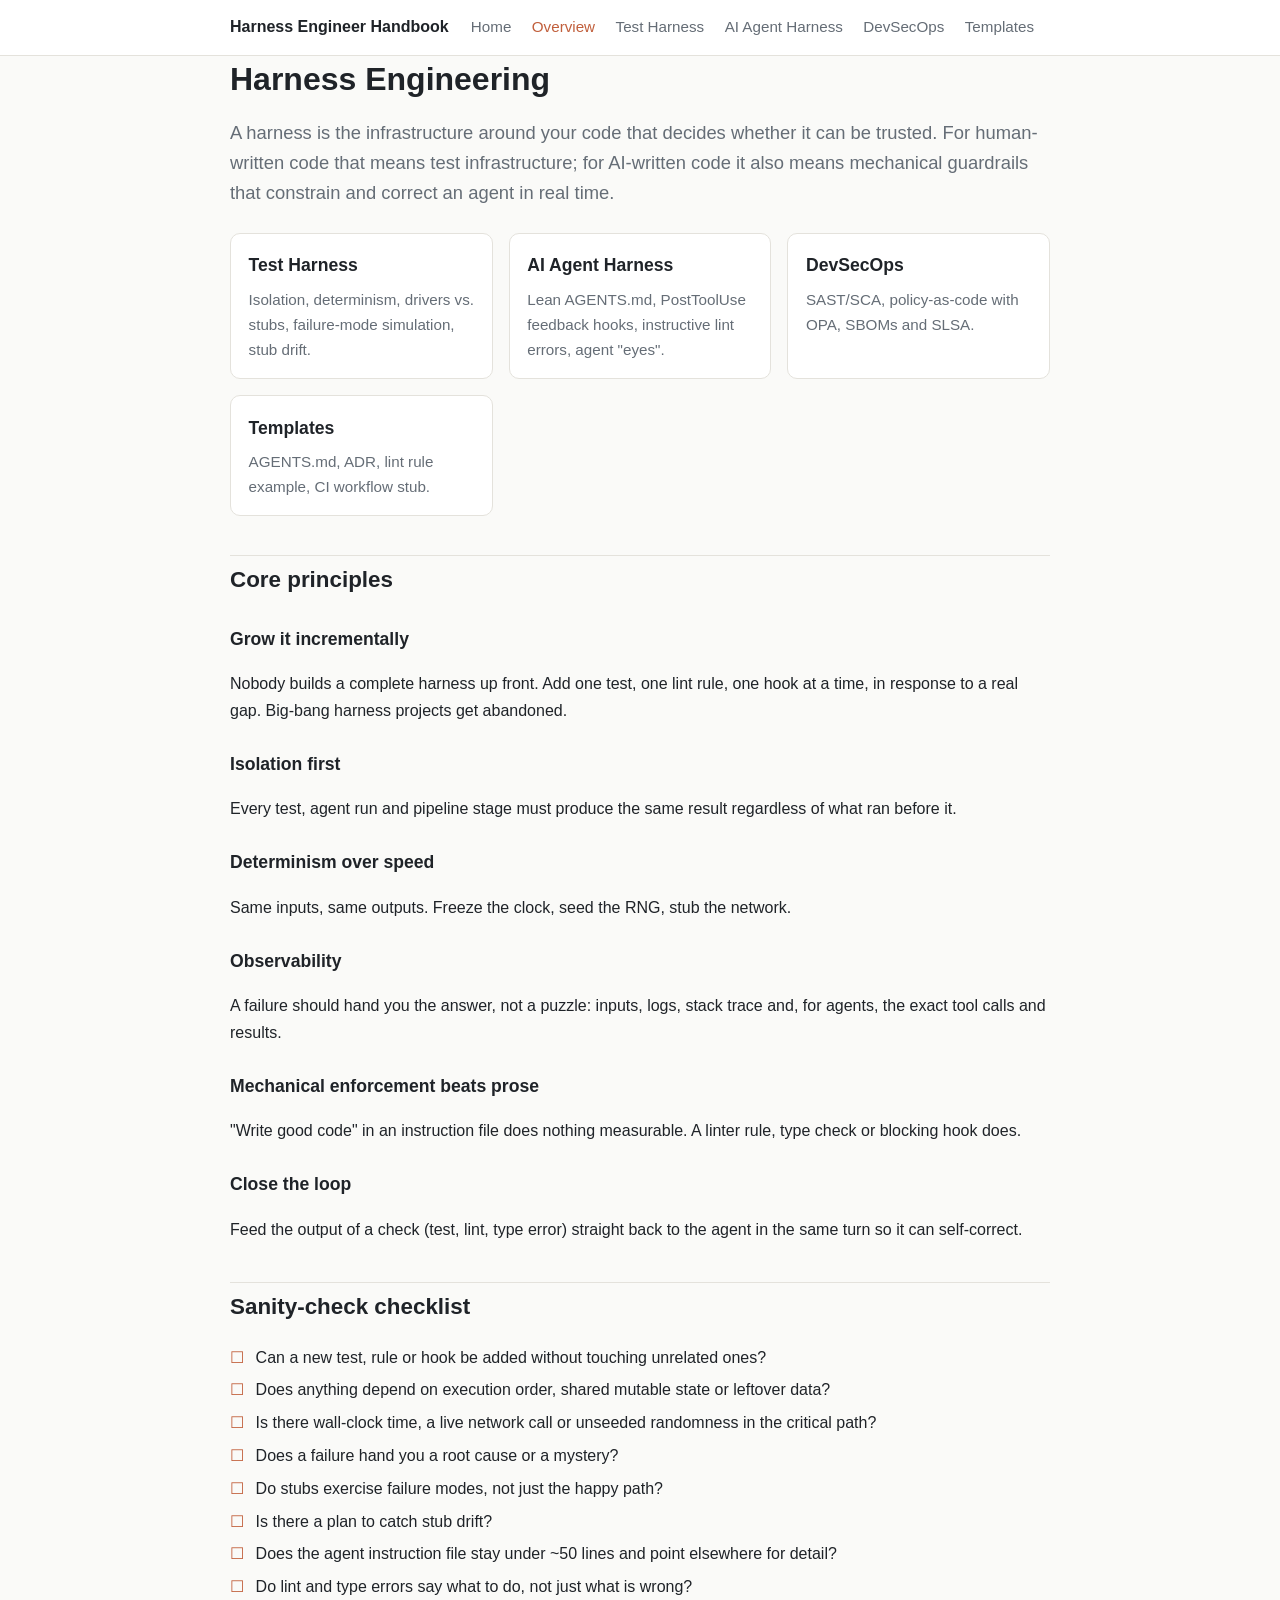
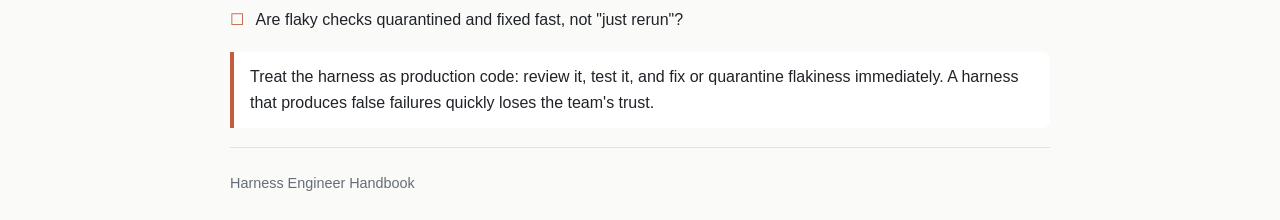
<file: overview.html>
<!DOCTYPE html>
<html lang="en">
<head>
<meta charset="utf-8">
<meta name="viewport" content="width=device-width,initial-scale=1">
<title>Overview - Harness Engineer Handbook</title>
<meta name="description" content="A practical handbook for building test harnesses and AI coding agent guardrails.">
<link rel="stylesheet" href="assets/style.css">
</head>
<body>
<header class="site"><div class="wrap">
<a class="brand" href="index.html">Harness Engineer Handbook</a>
<nav>
<a href="index.html">Home</a>
<a class="active" href="overview.html">Overview</a>
<a href="test-harness.html">Test Harness</a>
<a href="ai-agent-harness.html">AI Agent Harness</a>
<a href="devsecops.html">DevSecOps</a>
<a href="templates.html">Templates</a>
</nav></div></header>
<main class="wrap">
<h1>Harness Engineering</h1>
<p class="lead">A harness is the infrastructure around your code that decides whether it can be trusted. For human-written code that means test infrastructure; for AI-written code it also means mechanical guardrails that constrain and correct an agent in real time.</p>

<div class="grid">
<a class="card" href="test-harness.html"><h3>Test Harness</h3><p>Isolation, determinism, drivers vs. stubs, failure-mode simulation, stub drift.</p></a>
<a class="card" href="ai-agent-harness.html"><h3>AI Agent Harness</h3><p>Lean AGENTS.md, PostToolUse feedback hooks, instructive lint errors, agent "eyes".</p></a>
<a class="card" href="devsecops.html"><h3>DevSecOps</h3><p>SAST/SCA, policy-as-code with OPA, SBOMs and SLSA.</p></a>
<a class="card" href="templates.html"><h3>Templates</h3><p>AGENTS.md, ADR, lint rule example, CI workflow stub.</p></a>
</div>

<h2>Core principles</h2>
<h3>Grow it incrementally</h3>
<p>Nobody builds a complete harness up front. Add one test, one lint rule, one hook at a time, in response to a real gap. Big-bang harness projects get abandoned.</p>
<h3>Isolation first</h3>
<p>Every test, agent run and pipeline stage must produce the same result regardless of what ran before it.</p>
<h3>Determinism over speed</h3>
<p>Same inputs, same outputs. Freeze the clock, seed the RNG, stub the network.</p>
<h3>Observability</h3>
<p>A failure should hand you the answer, not a puzzle: inputs, logs, stack trace and, for agents, the exact tool calls and results.</p>
<h3>Mechanical enforcement beats prose</h3>
<p>"Write good code" in an instruction file does nothing measurable. A linter rule, type check or blocking hook does.</p>
<h3>Close the loop</h3>
<p>Feed the output of a check (test, lint, type error) straight back to the agent in the same turn so it can self-correct.</p>

<h2>Sanity-check checklist</h2>
<ul class="check">
<li>Can a new test, rule or hook be added without touching unrelated ones?</li>
<li>Does anything depend on execution order, shared mutable state or leftover data?</li>
<li>Is there wall-clock time, a live network call or unseeded randomness in the critical path?</li>
<li>Does a failure hand you a root cause or a mystery?</li>
<li>Do stubs exercise failure modes, not just the happy path?</li>
<li>Is there a plan to catch stub drift?</li>
<li>Does the agent instruction file stay under ~50 lines and point elsewhere for detail?</li>
<li>Do lint and type errors say what to do, not just what is wrong?</li>
<li>Are flaky checks quarantined and fixed fast, not "just rerun"?</li>
</ul>

<div class="callout">Treat the harness as production code: review it, test it, and fix or quarantine flakiness immediately. A harness that produces false failures quickly loses the team's trust.</div>
</main>
<div class="wrap"><footer>Harness Engineer Handbook</footer></div>
</body>
</html>
</file>
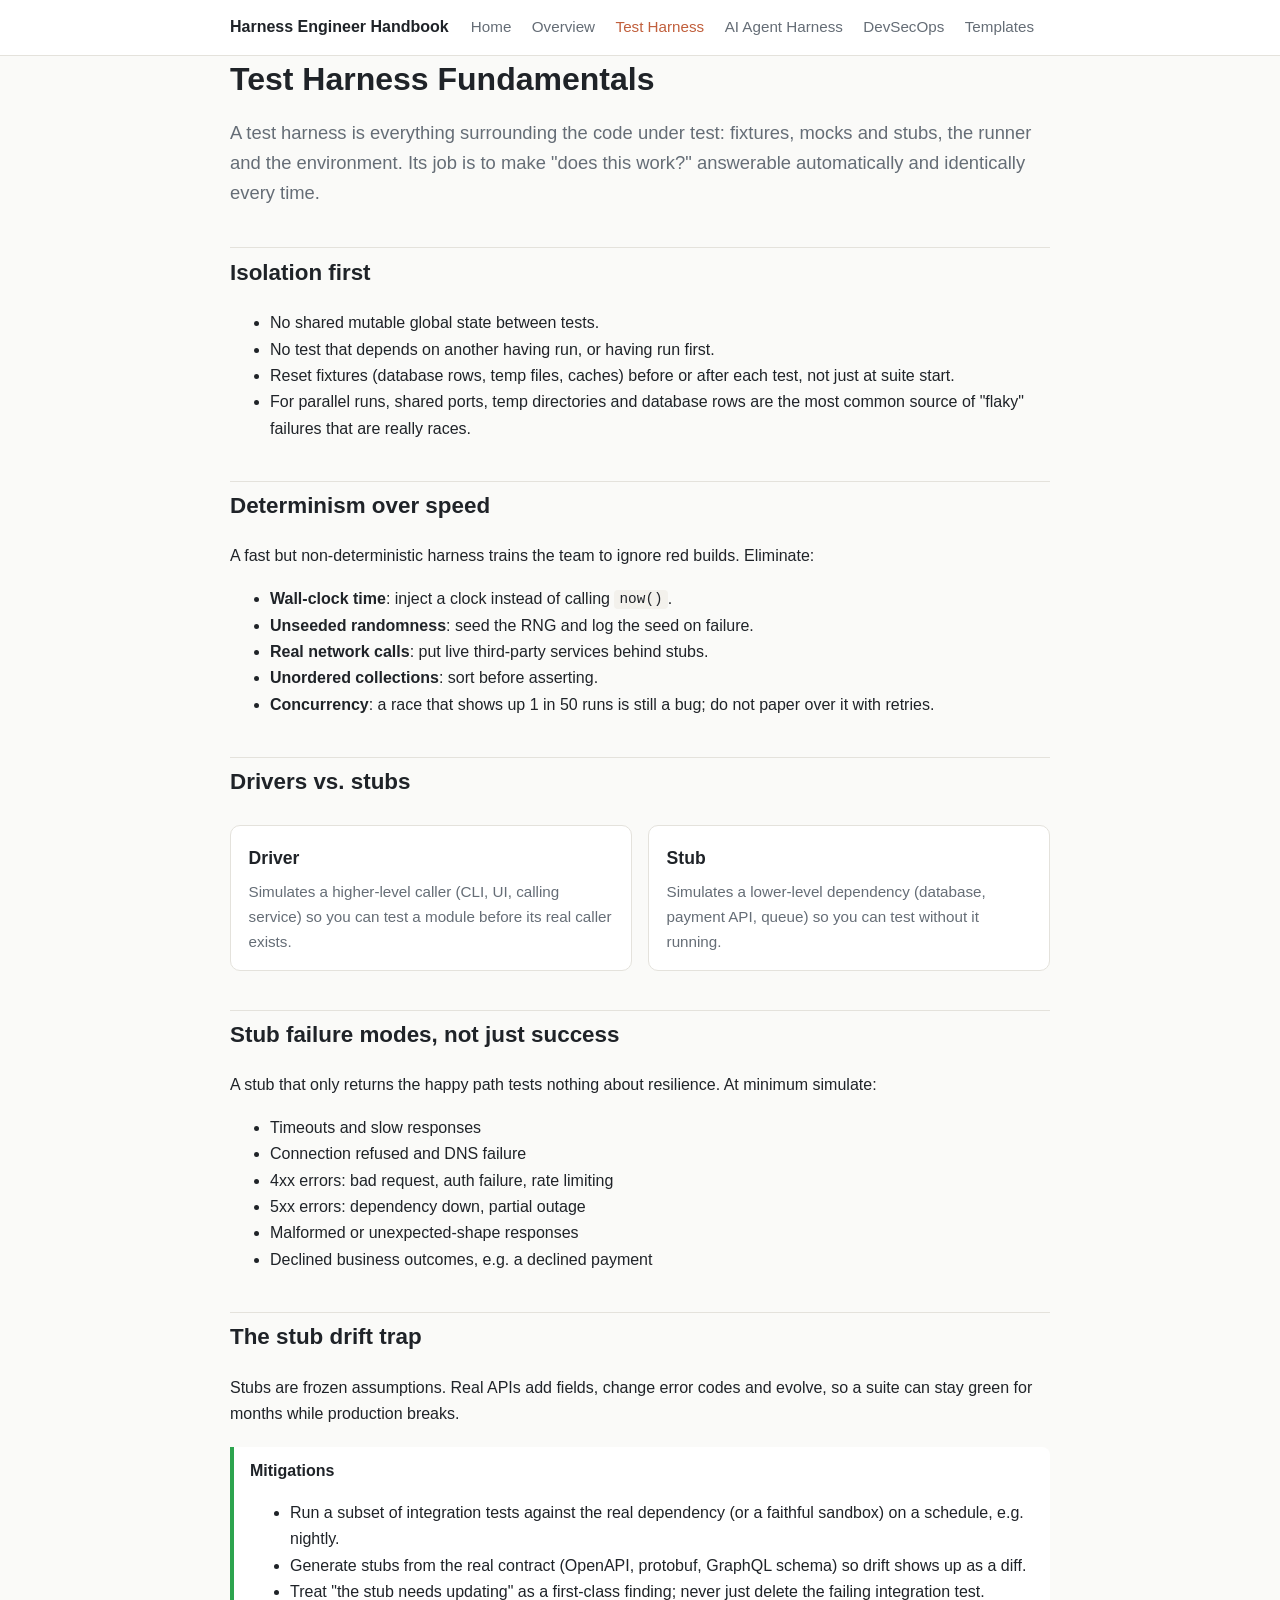
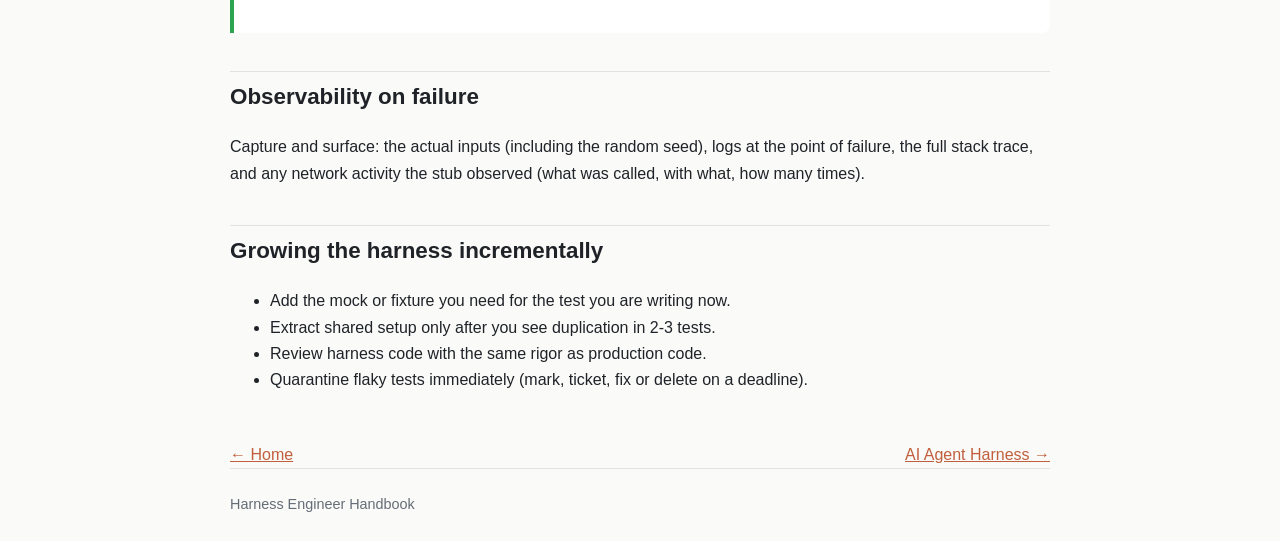
<file: test-harness.html>
<!DOCTYPE html>
<html lang="en">
<head>
<meta charset="utf-8">
<meta name="viewport" content="width=device-width,initial-scale=1">
<title>Test Harness Fundamentals - Harness Engineer Handbook</title>
<link rel="stylesheet" href="assets/style.css">
</head>
<body>
<header class="site"><div class="wrap">
<a class="brand" href="index.html">Harness Engineer Handbook</a>
<nav>
<a href="index.html">Home</a>
<a href="overview.html">Overview</a>
<a class="active" href="test-harness.html">Test Harness</a>
<a href="ai-agent-harness.html">AI Agent Harness</a>
<a href="devsecops.html">DevSecOps</a>
<a href="templates.html">Templates</a>
</nav></div></header>
<main class="wrap">
<h1>Test Harness Fundamentals</h1>
<p class="lead">A test harness is everything surrounding the code under test: fixtures, mocks and stubs, the runner and the environment. Its job is to make "does this work?" answerable automatically and identically every time.</p>

<h2>Isolation first</h2>
<ul>
<li>No shared mutable global state between tests.</li>
<li>No test that depends on another having run, or having run first.</li>
<li>Reset fixtures (database rows, temp files, caches) before or after each test, not just at suite start.</li>
<li>For parallel runs, shared ports, temp directories and database rows are the most common source of "flaky" failures that are really races.</li>
</ul>

<h2>Determinism over speed</h2>
<p>A fast but non-deterministic harness trains the team to ignore red builds. Eliminate:</p>
<ul>
<li><strong>Wall-clock time</strong>: inject a clock instead of calling <code>now()</code>.</li>
<li><strong>Unseeded randomness</strong>: seed the RNG and log the seed on failure.</li>
<li><strong>Real network calls</strong>: put live third-party services behind stubs.</li>
<li><strong>Unordered collections</strong>: sort before asserting.</li>
<li><strong>Concurrency</strong>: a race that shows up 1 in 50 runs is still a bug; do not paper over it with retries.</li>
</ul>

<h2>Drivers vs. stubs</h2>
<div class="grid">
<div class="card"><h3>Driver</h3><p>Simulates a higher-level caller (CLI, UI, calling service) so you can test a module before its real caller exists.</p></div>
<div class="card"><h3>Stub</h3><p>Simulates a lower-level dependency (database, payment API, queue) so you can test without it running.</p></div>
</div>

<h2>Stub failure modes, not just success</h2>
<p>A stub that only returns the happy path tests nothing about resilience. At minimum simulate:</p>
<ul>
<li>Timeouts and slow responses</li>
<li>Connection refused and DNS failure</li>
<li>4xx errors: bad request, auth failure, rate limiting</li>
<li>5xx errors: dependency down, partial outage</li>
<li>Malformed or unexpected-shape responses</li>
<li>Declined business outcomes, e.g. a declined payment</li>
</ul>

<h2>The stub drift trap</h2>
<p>Stubs are frozen assumptions. Real APIs add fields, change error codes and evolve, so a suite can stay green for months while production breaks.</p>
<div class="callout good"><strong>Mitigations</strong>
<ul>
<li>Run a subset of integration tests against the real dependency (or a faithful sandbox) on a schedule, e.g. nightly.</li>
<li>Generate stubs from the real contract (OpenAPI, protobuf, GraphQL schema) so drift shows up as a diff.</li>
<li>Treat "the stub needs updating" as a first-class finding; never just delete the failing integration test.</li>
</ul></div>

<h2>Observability on failure</h2>
<p>Capture and surface: the actual inputs (including the random seed), logs at the point of failure, the full stack trace, and any network activity the stub observed (what was called, with what, how many times).</p>

<h2>Growing the harness incrementally</h2>
<ul>
<li>Add the mock or fixture you need for the test you are writing now.</li>
<li>Extract shared setup only after you see duplication in 2-3 tests.</li>
<li>Review harness code with the same rigor as production code.</li>
<li>Quarantine flaky tests immediately (mark, ticket, fix or delete on a deadline).</li>
</ul>

<div class="pager"><a href="index.html">&larr; Home</a><a href="ai-agent-harness.html">AI Agent Harness &rarr;</a></div>
</main>
<div class="wrap"><footer>Harness Engineer Handbook</footer></div>
</body>
</html>
</file>
<file: assets/style.css>
:root{--bg:#fafaf8;--fg:#1f2328;--muted:#656d76;--accent:#c15f3c;--card:#fff;--border:#e4e2dc;--code:#f3f1ec}
@media (prefers-color-scheme:dark){:root{--bg:#171717;--fg:#e8e6e1;--muted:#9a9a94;--accent:#e08a66;--card:#202020;--border:#333;--code:#262626}}
*{box-sizing:border-box}
body{margin:0;background:var(--bg);color:var(--fg);font:16px/1.65 -apple-system,BlinkMacSystemFont,"Segoe UI",Roboto,sans-serif}
header.site{border-bottom:1px solid var(--border);background:var(--card)}
header.site .wrap{display:flex;flex-wrap:wrap;gap:1rem;align-items:center;justify-content:space-between;padding:.9rem 1.25rem}
header.site a.brand{font-weight:700;color:var(--fg);text-decoration:none}
nav a{margin-right:1rem;color:var(--muted);text-decoration:none;font-size:.95rem}
nav a:hover,nav a.active{color:var(--accent)}
.wrap{max-width:860px;margin:0 auto;padding:0 1.25rem}
main{padding:2rem 0 4rem}
h1{font-size:2rem;line-height:1.25;margin:.2rem 0 1rem}
h2{margin-top:2.4rem;padding-top:.4rem;border-top:1px solid var(--border);font-size:1.4rem}
h3{margin-top:1.6rem;font-size:1.1rem}
a{color:var(--accent)}
.lead{font-size:1.15rem;color:var(--muted)}
.grid{display:grid;grid-template-columns:repeat(auto-fit,minmax(240px,1fr));gap:1rem;margin:1.5rem 0}
.card{background:var(--card);border:1px solid var(--border);border-radius:10px;padding:1rem 1.1rem}
.card h3{margin:.1rem 0 .4rem}
.card p{margin:0;color:var(--muted);font-size:.95rem}
a.card{text-decoration:none;color:inherit;display:block}
a.card:hover{border-color:var(--accent)}
code{background:var(--code);padding:.1em .35em;border-radius:4px;font-size:.9em}
pre{background:var(--code);border:1px solid var(--border);border-radius:8px;padding:1rem;overflow:auto;font-size:.85rem;line-height:1.5}
pre code{background:none;padding:0}
.callout{border-left:4px solid var(--accent);background:var(--card);padding:.7rem 1rem;border-radius:0 8px 8px 0;margin:1.2rem 0}
.bad{border-left-color:#cf222e}.good{border-left-color:#2da44e}
ul.check{list-style:none;padding-left:0}
ul.check li{padding-left:1.6rem;position:relative;margin:.4rem 0}
ul.check li:before{content:"☐";position:absolute;left:0;color:var(--accent)}
footer{border-top:1px solid var(--border);color:var(--muted);font-size:.9rem;padding:1.5rem 0}
.pager{display:flex;justify-content:space-between;margin-top:3rem;gap:1rem}
</file>
